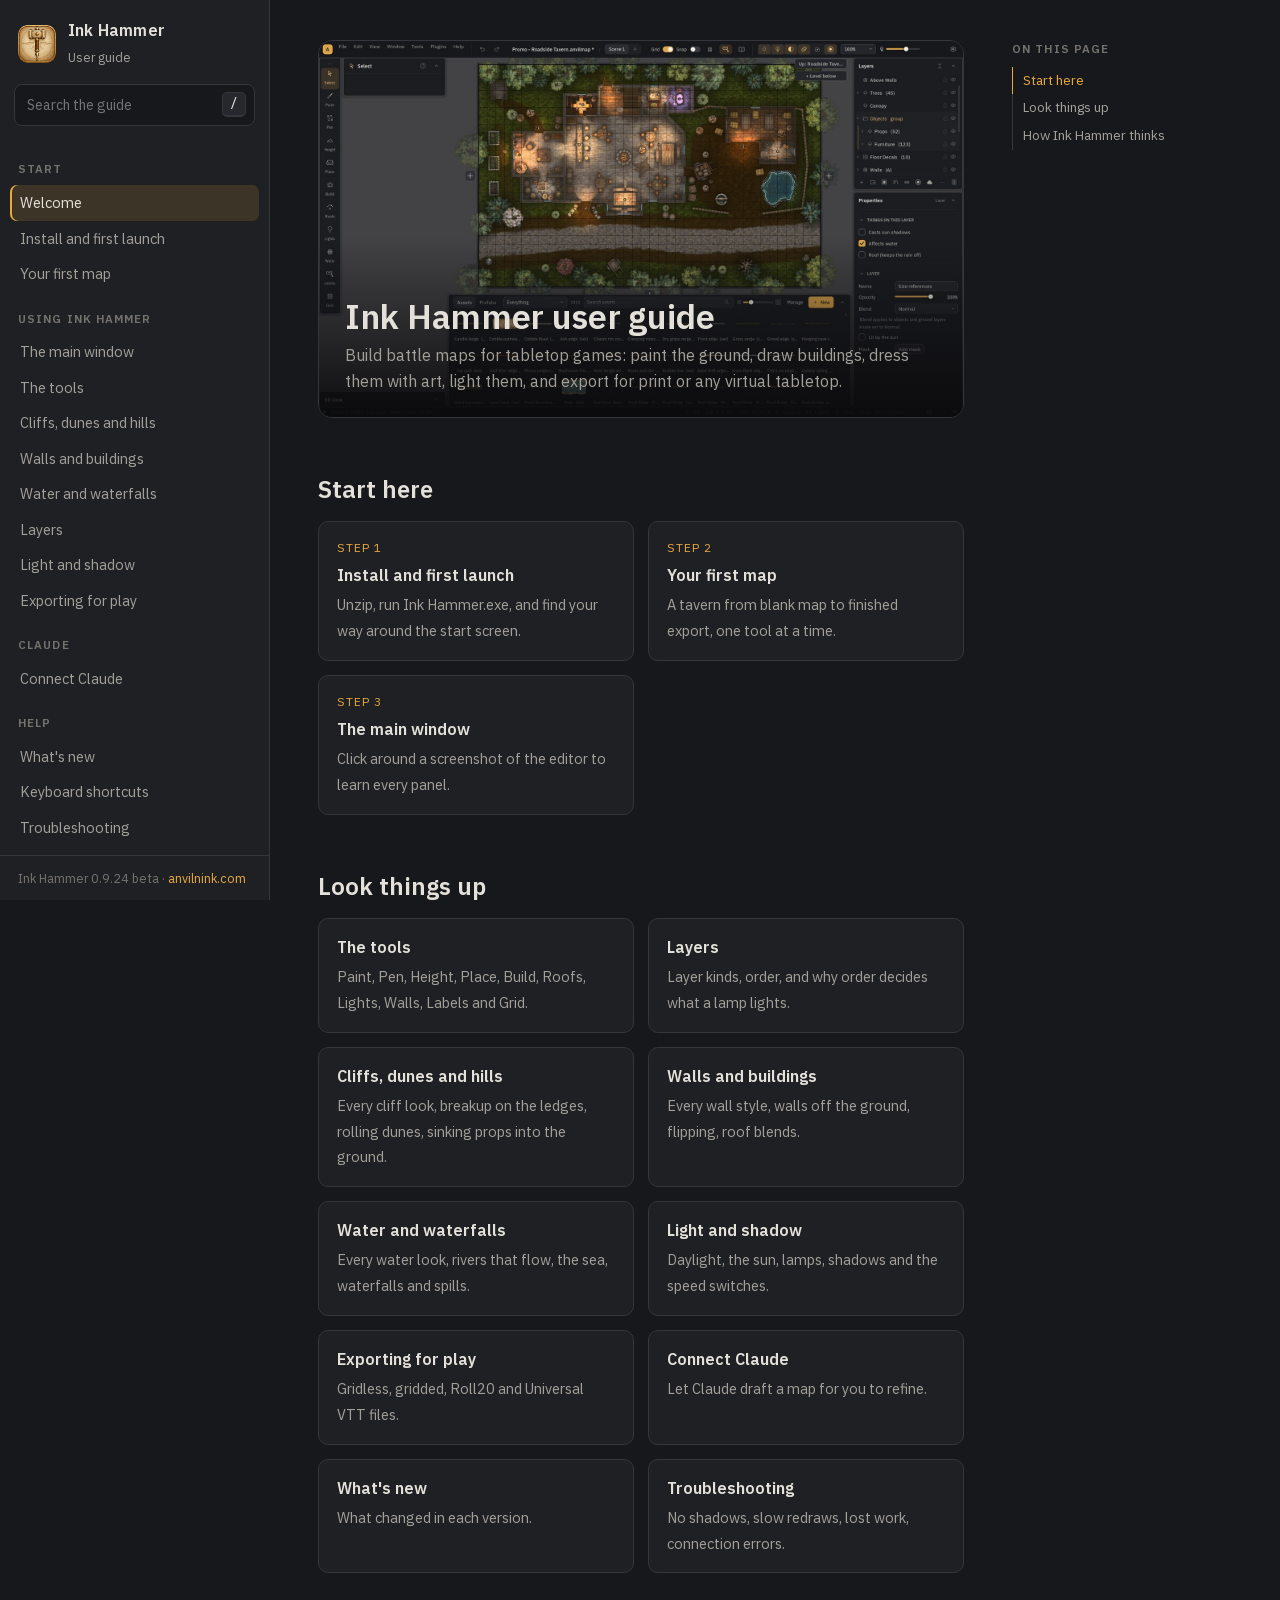
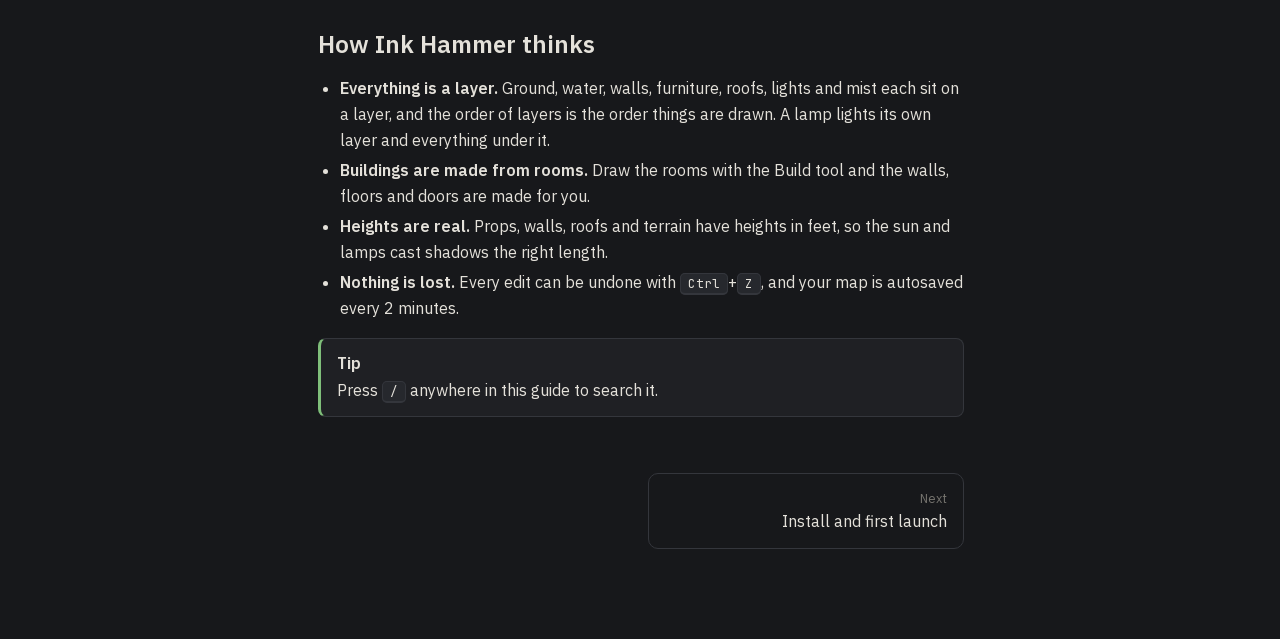
<file: index.html>
<!doctype html>
<html lang="en" class="no-js">
<head>
<meta charset="utf-8">
<meta name="viewport" content="width=device-width, initial-scale=1">
<title>Welcome | Ink Hammer guide</title>
<link rel="icon" href="assets/icon.png">
<link rel="stylesheet" href="assets/docs.css">
</head>
<body>
<main class="doc">
<div class="hero">
  <img src="img/editor.jpg" alt="Ink Hammer with a tavern map open">
  <div class="over">
    <h1>Ink Hammer user guide</h1>
    <p>Build battle maps for tabletop games: paint the ground, draw buildings, dress them with art, light them, and export for print or any virtual tabletop.</p>
  </div>
</div>

<h2>Start here</h2>
<div class="cards">
  <a class="card" href="getting-started.html"><span class="n">Step 1</span><b>Install and first launch</b><span>Unzip, run Ink Hammer.exe, and find your way around the start screen.</span></a>
  <a class="card" href="first-map.html"><span class="n">Step 2</span><b>Your first map</b><span>A tavern from blank map to finished export, one tool at a time.</span></a>
  <a class="card" href="interface.html"><span class="n">Step 3</span><b>The main window</b><span>Click around a screenshot of the editor to learn every panel.</span></a>
</div>

<h2>Look things up</h2>
<div class="cards">
  <a class="card" href="tools.html"><b>The tools</b><span>Paint, Pen, Height, Place, Build, Roofs, Lights, Walls, Labels and Grid.</span></a>
  <a class="card" href="layers.html"><b>Layers</b><span>Layer kinds, order, and why order decides what a lamp lights.</span></a>
  <a class="card" href="cliffs.html"><b>Cliffs, dunes and hills</b><span>Every cliff look, breakup on the ledges, rolling dunes, sinking props into the ground.</span></a>
  <a class="card" href="walls.html"><b>Walls and buildings</b><span>Every wall style, walls off the ground, flipping, roof blends.</span></a>
  <a class="card" href="water.html"><b>Water and waterfalls</b><span>Every water look, rivers that flow, the sea, waterfalls and spills.</span></a>
  <a class="card" href="lighting.html"><b>Light and shadow</b><span>Daylight, the sun, lamps, shadows and the speed switches.</span></a>
  <a class="card" href="export.html"><b>Exporting for play</b><span>Gridless, gridded, Roll20 and Universal VTT files.</span></a>
  <a class="card" href="claude.html"><b>Connect Claude</b><span>Let Claude draft a map for you to refine.</span></a>
  <a class="card" href="whats-new.html"><b>What's new</b><span>What changed in each version.</span></a>
  <a class="card" href="troubleshooting.html"><b>Troubleshooting</b><span>No shadows, slow redraws, lost work, connection errors.</span></a>
</div>

<h2>How Ink Hammer thinks</h2>
<ul>
  <li><b>Everything is a layer.</b> Ground, water, walls, furniture, roofs, lights and mist each sit on a layer, and the order of layers is the order things are drawn. A lamp lights its own layer and everything under it.</li>
  <li><b>Buildings are made from rooms.</b> Draw the rooms with the Build tool and the walls, floors and doors are made for you.</li>
  <li><b>Heights are real.</b> Props, walls, roofs and terrain have heights in feet, so the sun and lamps cast shadows the right length.</li>
  <li><b>Nothing is lost.</b> Every edit can be undone with <kbd>Ctrl</kbd>+<kbd>Z</kbd>, and your map is autosaved every 2 minutes.</li>
</ul>

<div class="callout tip"><b>Tip</b><p>Press <kbd>/</kbd> anywhere in this guide to search it.</p></div>
</main>
<script src="assets/shots.js"></script>
<script src="assets/search.js"></script>
<script src="assets/docs.js"></script>
</body>
</html>
</file>
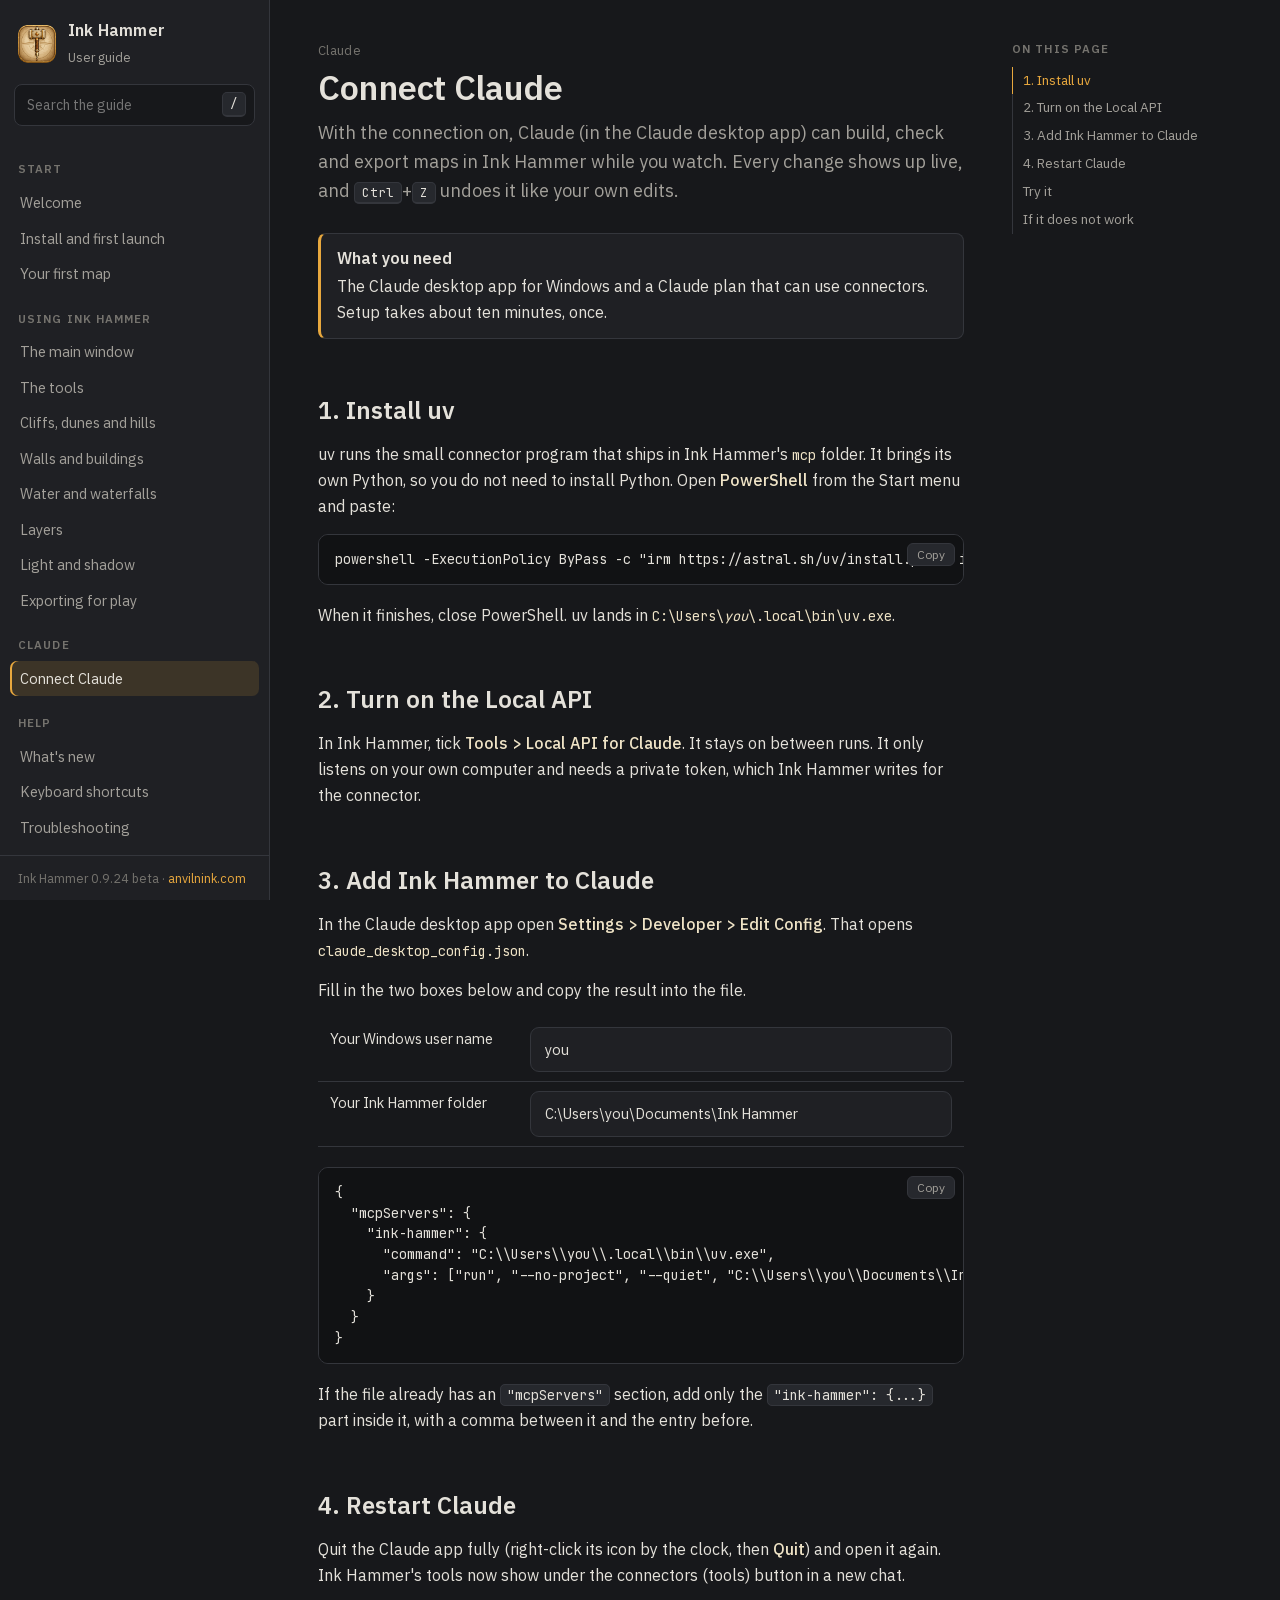
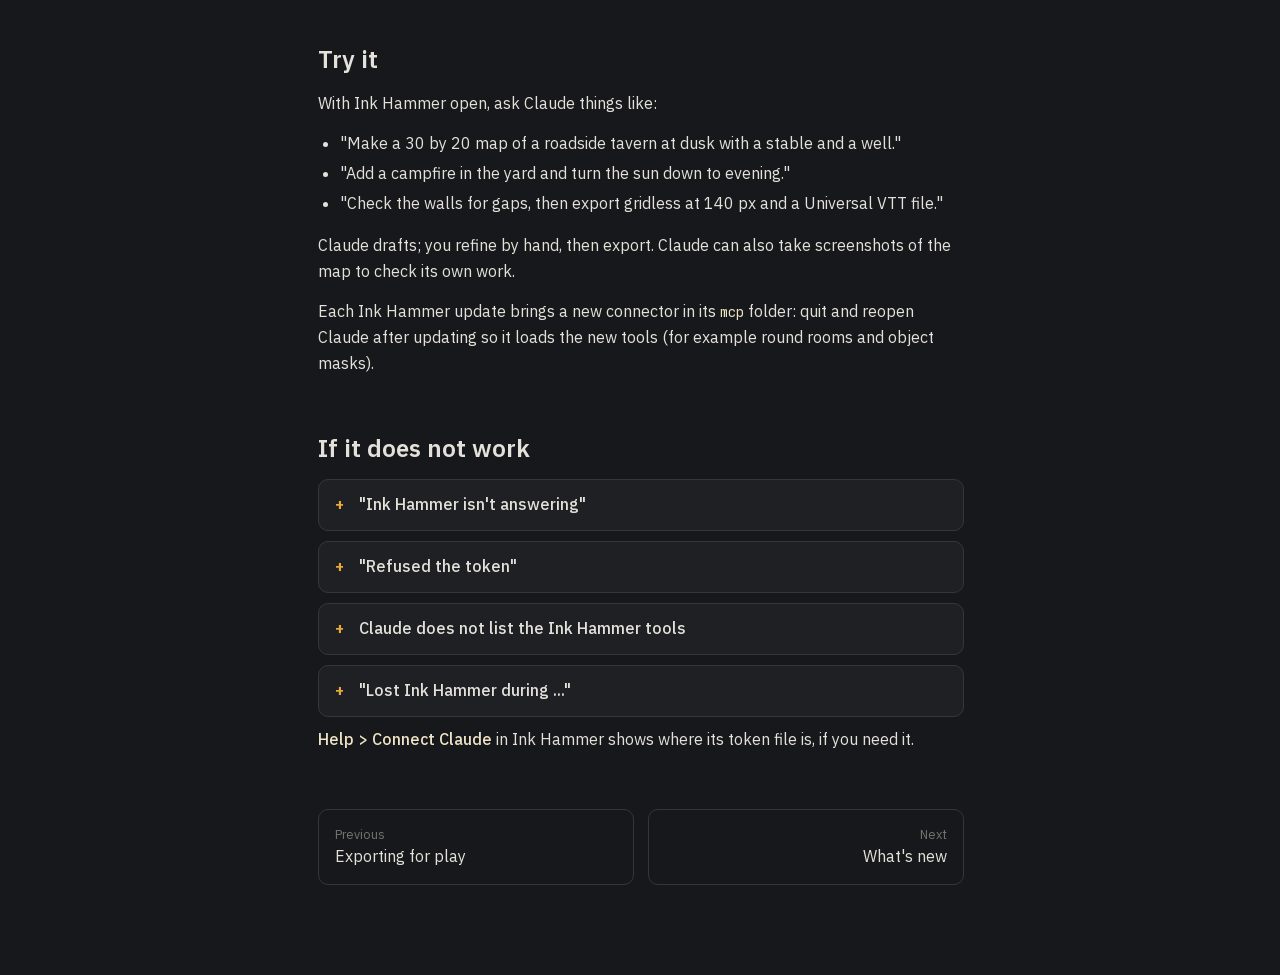
<file: claude.html>
<!doctype html>
<html lang="en" class="no-js">
<head>
<meta charset="utf-8">
<meta name="viewport" content="width=device-width, initial-scale=1">
<title>Connect Claude | Ink Hammer guide</title>
<link rel="icon" href="assets/icon.png">
<link rel="stylesheet" href="assets/docs.css">
</head>
<body>
<main class="doc">
<div class="crumb">Claude</div>
<h1>Connect Claude</h1>
<p class="lede">With the connection on, Claude (in the Claude desktop app) can build, check and export maps in Ink Hammer while you watch. Every change shows up live, and <kbd>Ctrl</kbd>+<kbd>Z</kbd> undoes it like your own edits.</p>

<div class="callout"><b>What you need</b><p>The Claude desktop app for Windows and a Claude plan that can use connectors. Setup takes about ten minutes, once.</p></div>

<h2>1. Install uv</h2>
<p>uv runs the small connector program that ships in Ink Hammer's <span class="path">mcp</span> folder. It brings its own Python, so you do not need to install Python. Open <span class="ui">PowerShell</span> from the Start menu and paste:</p>
<pre><code>powershell -ExecutionPolicy ByPass -c "irm https://astral.sh/uv/install.ps1 | iex"</code></pre>
<p>When it finishes, close PowerShell. uv lands in <span class="path">C:\Users\<i>you</i>\.local\bin\uv.exe</span>.</p>

<h2>2. Turn on the Local API</h2>
<p>In Ink Hammer, tick <span class="ui">Tools &gt; Local API for Claude</span>. It stays on between runs. It only listens on your own computer and needs a private token, which Ink Hammer writes for the connector.</p>

<h2>3. Add Ink Hammer to Claude</h2>
<p>In the Claude desktop app open <span class="ui">Settings &gt; Developer &gt; Edit Config</span>. That opens <span class="path">claude_desktop_config.json</span>.</p>
<div class="web-only">
<p>Fill in the two boxes below and copy the result into the file.</p>
<table>
  <tr><td style="width:200px">Your Windows user name</td><td><input class="filter" id="cfg-user" value="you" style="margin:0" aria-label="Windows user name"></td></tr>
  <tr><td>Your Ink Hammer folder</td><td><input class="filter" id="cfg-dir" value="C:\Users\you\Documents\Ink Hammer" style="margin:0" aria-label="Ink Hammer folder"></td></tr>
</table>
<pre><code id="cfg-out"></code></pre>
</div>
<div class="app-only">
<p>Put this in the file, with your own Windows user name and Ink Hammer folder in the two paths (every backslash written twice). The guide in your browser (Help &gt; User guide) can fill them in for you.</p>
<pre><code>{
  "mcpServers": {
    "ink-hammer": {
      "command": "C:\\Users\\you\\.local\\bin\\uv.exe",
      "args": ["run", "--no-project", "--quiet", "C:\\Users\\you\\Documents\\Ink Hammer\\mcp\\ink_hammer_mcp.py"]
    }
  }
}</code></pre>
</div>
<p>If the file already has an <code>"mcpServers"</code> section, add only the <code>"ink-hammer": {...}</code> part inside it, with a comma between it and the entry before.</p>

<h2>4. Restart Claude</h2>
<p>Quit the Claude app fully (right-click its icon by the clock, then <span class="ui">Quit</span>) and open it again. Ink Hammer's tools now show under the connectors (tools) button in a new chat.</p>

<h2>Try it</h2>
<p>With Ink Hammer open, ask Claude things like:</p>
<ul>
  <li>"Make a 30 by 20 map of a roadside tavern at dusk with a stable and a well."</li>
  <li>"Add a campfire in the yard and turn the sun down to evening."</li>
  <li>"Check the walls for gaps, then export gridless at 140 px and a Universal VTT file."</li>
</ul>
<p>Claude drafts; you refine by hand, then export. Claude can also take screenshots of the map to check its own work.</p>
<p>Each Ink Hammer update brings a new connector in its <span class="path">mcp</span> folder: quit and reopen Claude after updating so it loads the new tools (for example round rooms and object masks).</p>

<h2>If it does not work</h2>
<details><summary>"Ink Hammer isn't answering"</summary><div><p>Ink Hammer is closed, or the Local API is off. Open Ink Hammer and tick <span class="ui">Tools &gt; Local API for Claude</span>.</p></div></details>
<details><summary>"Refused the token"</summary><div><p>Untick and tick <span class="ui">Tools &gt; Local API for Claude</span> again, then ask Claude to retry.</p></div></details>
<details><summary>Claude does not list the Ink Hammer tools</summary><div><ul><li>Check the paths in the config: every backslash is written twice (<code>\\</code>).</li><li>Check uv is where the config says: run <code>uv --version</code> in a new PowerShell window.</li><li>Quit Claude fully and reopen it; closing the window is not enough.</li></ul></div></details>
<details><summary>"Lost Ink Hammer during ..."</summary><div><p>Ink Hammer stopped mid-task. Restart it; your work is in the autosave if it was not saved.</p></div></details>
<p><span class="ui">Help &gt; Connect Claude</span> in Ink Hammer shows where its token file is, if you need it.</p>

<script>
(function () {
  var u = document.getElementById("cfg-user"), d = document.getElementById("cfg-dir"), o = document.getElementById("cfg-out");
  var lastUser = u.value;
  function j(s) { return s.replace(/\\/g, "\\\\").replace(/"/g, '\\"'); }
  function upd() {
    var dir = d.value.trim().replace(/[\\\/]+$/, "");
    var user = u.value.trim() || "you";
    o.textContent = '{\n  "mcpServers": {\n    "ink-hammer": {\n      "command": "' + j("C:\\Users\\" + user + "\\.local\\bin\\uv.exe") +
      '",\n      "args": ["run", "--no-project", "--quiet", "' + j(dir + "\\mcp\\ink_hammer_mcp.py") + '"]\n    }\n  }\n}';
  }
  u.addEventListener("input", function () {
    // keep the folder in step while it still follows the user name
    var was = "C:\\Users\\" + lastUser + "\\";
    if (d.value.indexOf(was) === 0) d.value = "C:\\Users\\" + u.value.trim() + "\\" + d.value.slice(was.length);
    lastUser = u.value.trim();
    upd();
  });
  d.addEventListener("input", upd);
  upd();
})();
</script>
</main>
<script src="assets/shots.js"></script>
<script src="assets/search.js"></script>
<script src="assets/docs.js"></script>
</body>
</html>
</file>
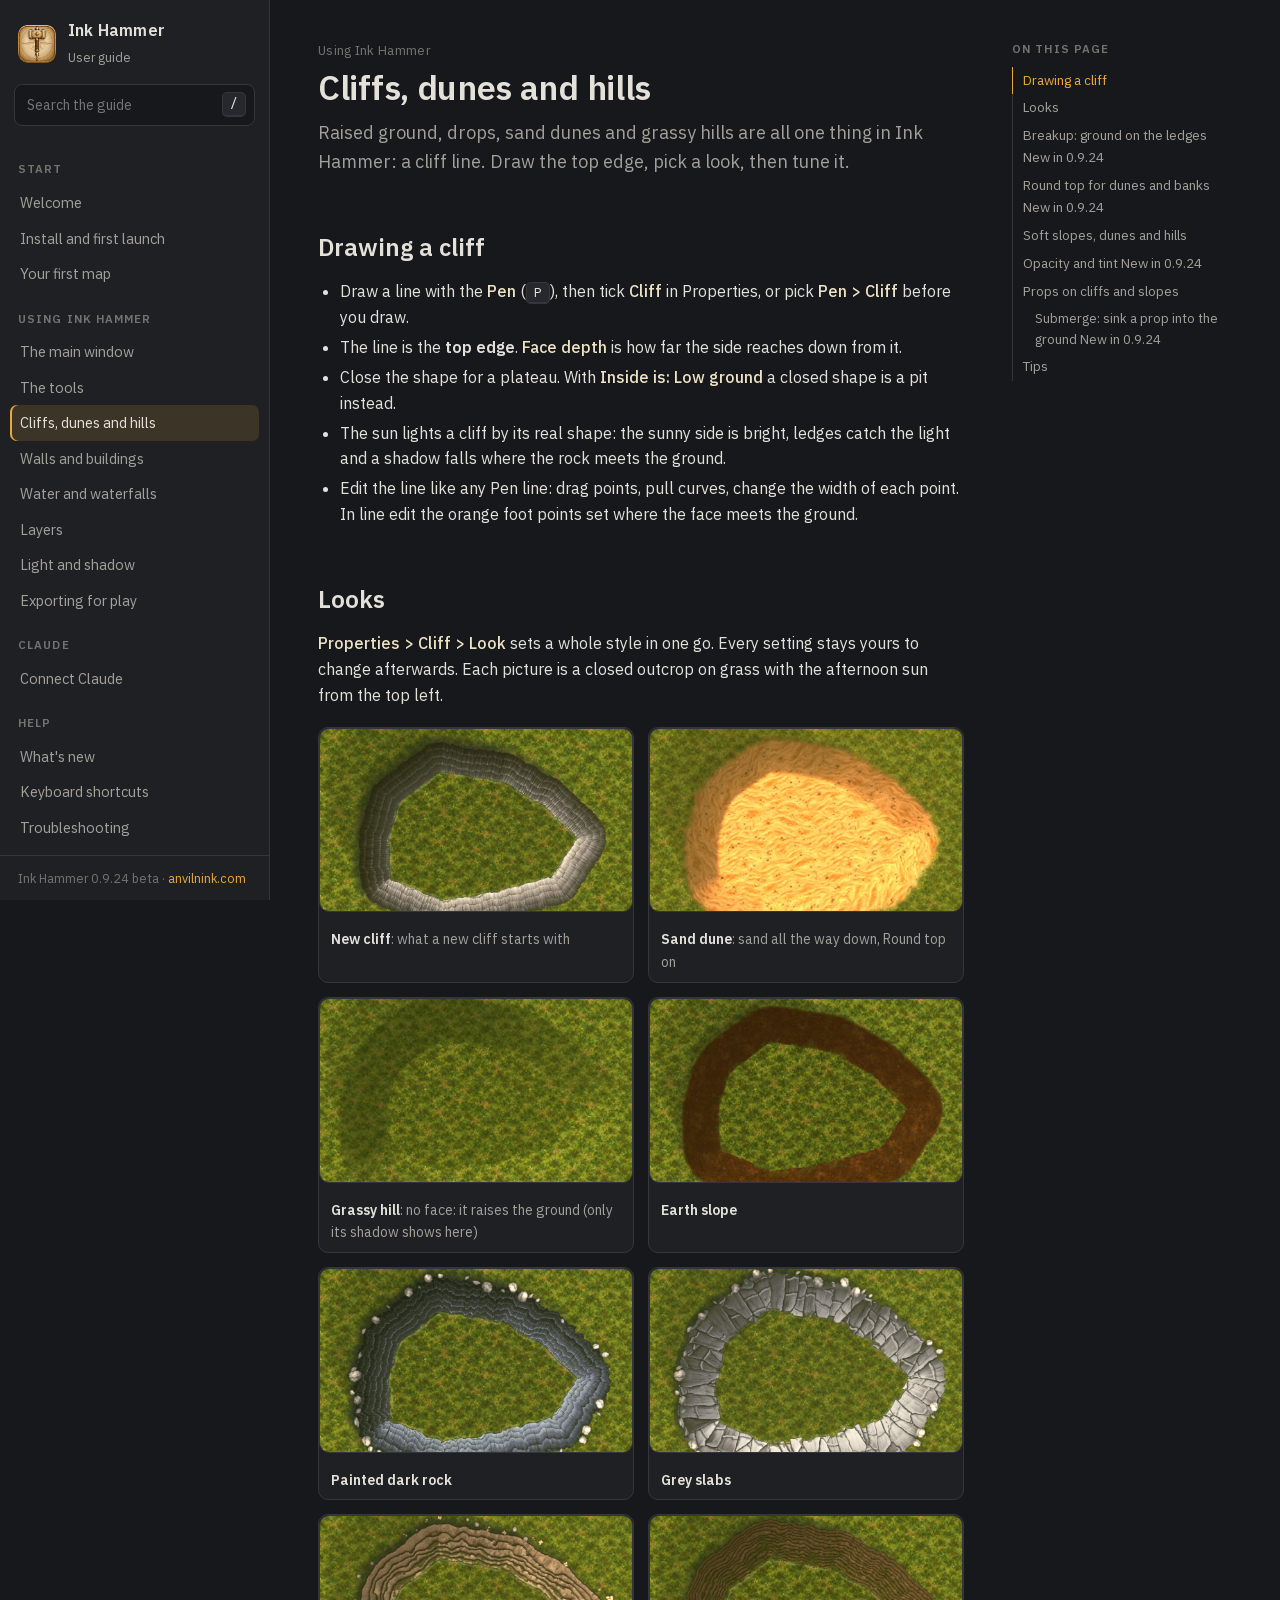
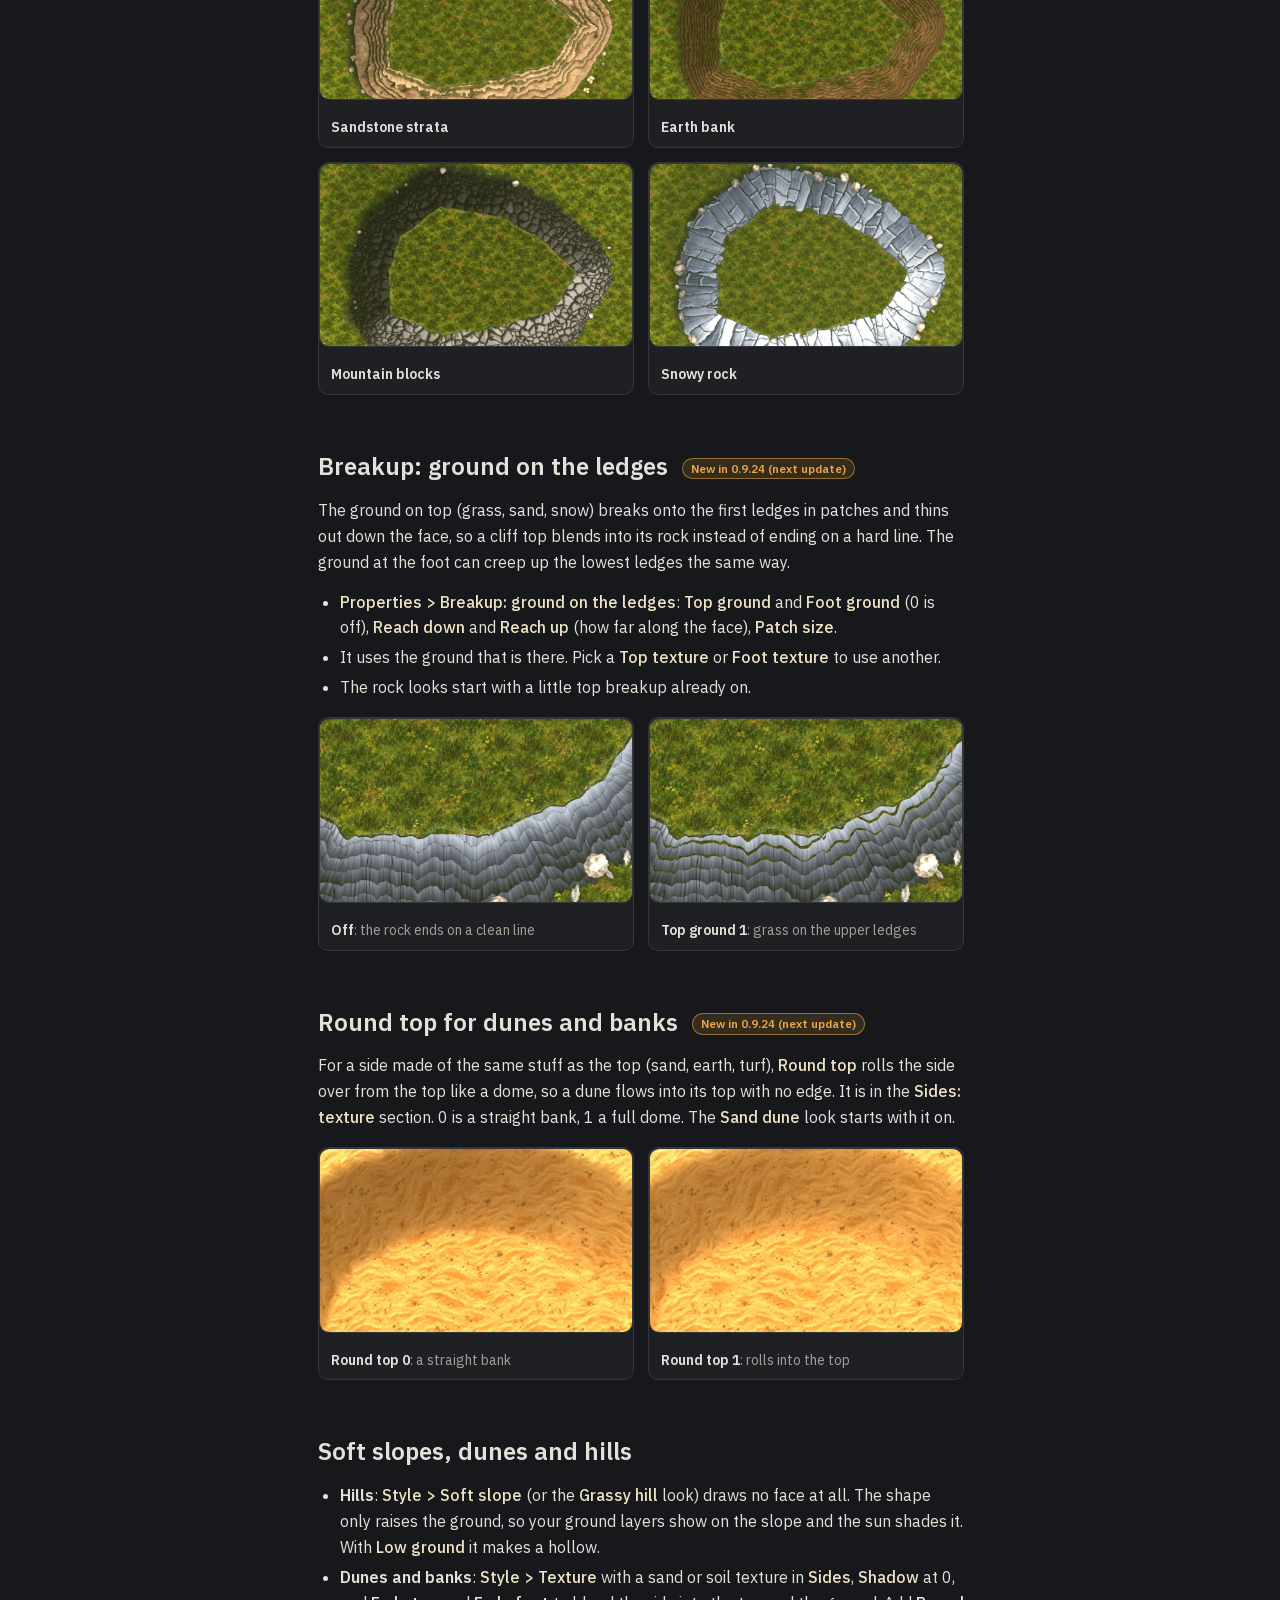
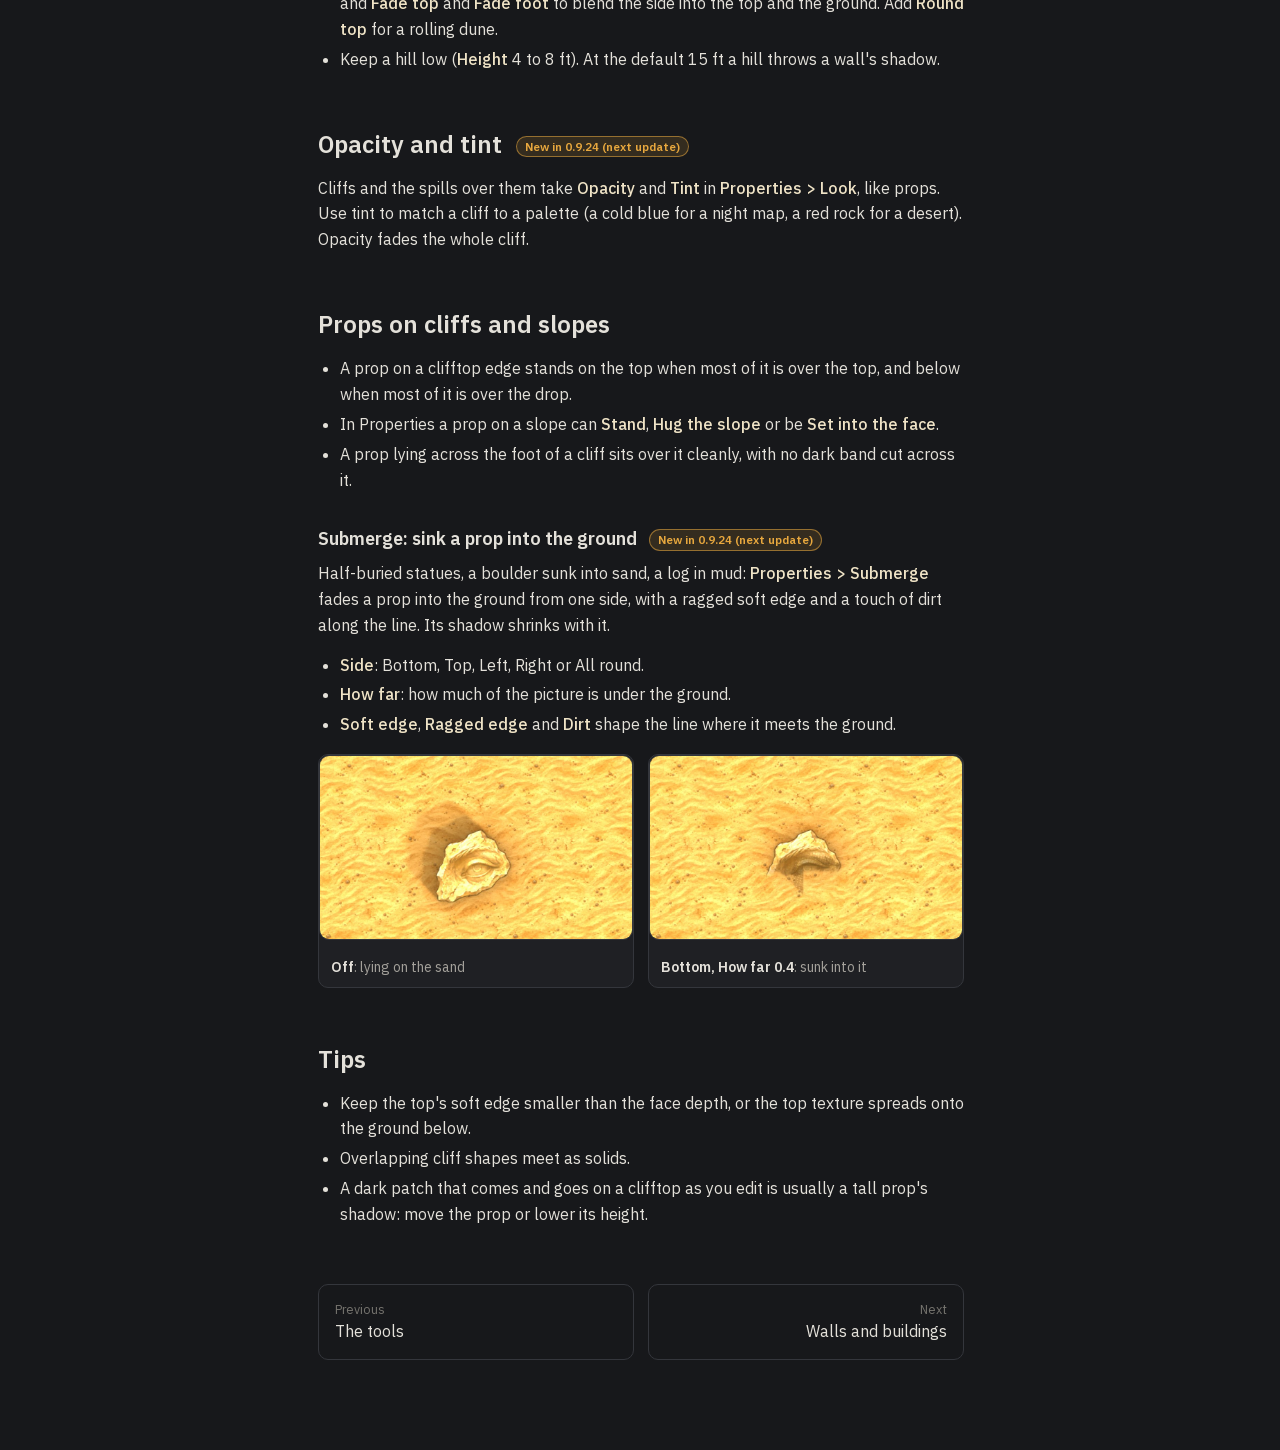
<file: cliffs.html>
<!doctype html>
<html lang="en" class="no-js">
<head>
<meta charset="utf-8">
<meta name="viewport" content="width=device-width, initial-scale=1">
<title>Cliffs, dunes and hills | Ink Hammer guide</title>
<link rel="icon" href="assets/icon.png">
<link rel="stylesheet" href="assets/docs.css">
</head>
<body>
<main class="doc">
<div class="crumb">Using Ink Hammer</div>
<h1>Cliffs, dunes and hills</h1>
<p class="lede">Raised ground, drops, sand dunes and grassy hills are all one thing in Ink Hammer: a cliff line. Draw the top edge, pick a look, then tune it.</p>

<h2 id="draw">Drawing a cliff</h2>
<ul>
  <li>Draw a line with the <span class="ui">Pen</span> (<kbd>P</kbd>), then tick <span class="ui">Cliff</span> in Properties, or pick <span class="ui">Pen &gt; Cliff</span> before you draw.</li>
  <li>The line is the <b>top edge</b>. <span class="ui">Face depth</span> is how far the side reaches down from it.</li>
  <li>Close the shape for a plateau. With <span class="ui">Inside is: Low ground</span> a closed shape is a pit instead.</li>
  <li>The sun lights a cliff by its real shape: the sunny side is bright, ledges catch the light and a shadow falls where the rock meets the ground.</li>
  <li>Edit the line like any Pen line: drag points, pull curves, change the width of each point. In line edit the orange foot points set where the face meets the ground.</li>
</ul>

<h2 id="looks">Looks</h2>
<p><span class="ui">Properties &gt; Cliff &gt; Look</span> sets a whole style in one go. Every setting stays yours to change afterwards. Each picture is a closed outcrop on grass with the afternoon sun from the top left.</p>
<!-- gallery:cliffs -->
<div class="gallery">
  <figure><img class="zoom" loading="lazy" src="img/looks/cliff-new-cliff.jpg" alt="New cliff"><figcaption><b>New cliff</b>: what a new cliff starts with</figcaption></figure>
  <figure><img class="zoom" loading="lazy" src="img/looks/cliff-sand-dune.jpg" alt="Sand dune"><figcaption><b>Sand dune</b>: sand all the way down, Round top on</figcaption></figure>
  <figure><img class="zoom" loading="lazy" src="img/looks/cliff-grassy-hill.jpg" alt="Grassy hill"><figcaption><b>Grassy hill</b>: no face: it raises the ground (only its shadow shows here)</figcaption></figure>
  <figure><img class="zoom" loading="lazy" src="img/looks/cliff-earth-slope.jpg" alt="Earth slope"><figcaption><b>Earth slope</b></figcaption></figure>
  <figure><img class="zoom" loading="lazy" src="img/looks/cliff-painted-dark-rock.jpg" alt="Painted dark rock"><figcaption><b>Painted dark rock</b></figcaption></figure>
  <figure><img class="zoom" loading="lazy" src="img/looks/cliff-grey-slabs.jpg" alt="Grey slabs"><figcaption><b>Grey slabs</b></figcaption></figure>
  <figure><img class="zoom" loading="lazy" src="img/looks/cliff-sandstone-strata.jpg" alt="Sandstone strata"><figcaption><b>Sandstone strata</b></figcaption></figure>
  <figure><img class="zoom" loading="lazy" src="img/looks/cliff-earth-bank.jpg" alt="Earth bank"><figcaption><b>Earth bank</b></figcaption></figure>
  <figure><img class="zoom" loading="lazy" src="img/looks/cliff-mountain-blocks.jpg" alt="Mountain blocks"><figcaption><b>Mountain blocks</b></figcaption></figure>
  <figure><img class="zoom" loading="lazy" src="img/looks/cliff-snowy-rock.jpg" alt="Snowy rock"><figcaption><b>Snowy rock</b></figcaption></figure>
</div>
<!-- /gallery -->

<h2 id="breakup">Breakup: ground on the ledges <span class="since">New in 0.9.24</span></h2>
<p>The ground on top (grass, sand, snow) breaks onto the first ledges in patches and thins out down the face, so a cliff top blends into its rock instead of ending on a hard line. The ground at the foot can creep up the lowest ledges the same way.</p>
<ul>
  <li><span class="ui">Properties &gt; Breakup: ground on the ledges</span>: <span class="ui">Top ground</span> and <span class="ui">Foot ground</span> (0 is off), <span class="ui">Reach down</span> and <span class="ui">Reach up</span> (how far along the face), <span class="ui">Patch size</span>.</li>
  <li>It uses the ground that is there. Pick a <span class="ui">Top texture</span> or <span class="ui">Foot texture</span> to use another.</li>
  <li>The rock looks start with a little top breakup already on.</li>
</ul>
<div class="pair">
  <figure><img class="zoom" src="img/features/breakup-off.jpg" alt="Cliff face with no breakup"><figcaption><b>Off</b>: the rock ends on a clean line</figcaption></figure>
  <figure><img class="zoom" src="img/features/breakup-on.jpg" alt="Cliff face with grass breaking onto the ledges"><figcaption><b>Top ground 1</b>: grass on the upper ledges</figcaption></figure>
</div>

<h2 id="round-top">Round top for dunes and banks <span class="since">New in 0.9.24</span></h2>
<p>For a side made of the same stuff as the top (sand, earth, turf), <span class="ui">Round top</span> rolls the side over from the top like a dome, so a dune flows into its top with no edge. It is in the <span class="ui">Sides: texture</span> section. 0 is a straight bank, 1 a full dome. The <span class="ui">Sand dune</span> look starts with it on.</p>
<div class="pair">
  <figure><img class="zoom" src="img/features/round-top-off.jpg" alt="Sand dune with a straight bank"><figcaption><b>Round top 0</b>: a straight bank</figcaption></figure>
  <figure><img class="zoom" src="img/features/round-top-on.jpg" alt="Sand dune rolling into its top"><figcaption><b>Round top 1</b>: rolls into the top</figcaption></figure>
</div>

<h2 id="soft">Soft slopes, dunes and hills</h2>
<ul>
  <li><b>Hills</b>: <span class="ui">Style &gt; Soft slope</span> (or the <span class="ui">Grassy hill</span> look) draws no face at all. The shape only raises the ground, so your ground layers show on the slope and the sun shades it. With <span class="ui">Low ground</span> it makes a hollow.</li>
  <li><b>Dunes and banks</b>: <span class="ui">Style &gt; Texture</span> with a sand or soil texture in <span class="ui">Sides</span>, <span class="ui">Shadow</span> at 0, and <span class="ui">Fade top</span> and <span class="ui">Fade foot</span> to blend the side into the top and the ground. Add <span class="ui">Round top</span> for a rolling dune.</li>
  <li>Keep a hill low (<span class="ui">Height</span> 4 to 8 ft). At the default 15 ft a hill throws a wall's shadow.</li>
</ul>

<h2 id="look">Opacity and tint <span class="since">New in 0.9.24</span></h2>
<p>Cliffs and the spills over them take <span class="ui">Opacity</span> and <span class="ui">Tint</span> in <span class="ui">Properties &gt; Look</span>, like props. Use tint to match a cliff to a palette (a cold blue for a night map, a red rock for a desert). Opacity fades the whole cliff.</p>

<h2 id="props">Props on cliffs and slopes</h2>
<ul>
  <li>A prop on a clifftop edge stands on the top when most of it is over the top, and below when most of it is over the drop.</li>
  <li>In Properties a prop on a slope can <span class="ui">Stand</span>, <span class="ui">Hug the slope</span> or be <span class="ui">Set into the face</span>.</li>
  <li>A prop lying across the foot of a cliff sits over it cleanly, with no dark band cut across it.</li>
</ul>

<h3 id="submerge">Submerge: sink a prop into the ground <span class="since">New in 0.9.24</span></h3>
<p>Half-buried statues, a boulder sunk into sand, a log in mud: <span class="ui">Properties &gt; Submerge</span> fades a prop into the ground from one side, with a ragged soft edge and a touch of dirt along the line. Its shadow shrinks with it.</p>
<ul>
  <li><span class="ui">Side</span>: Bottom, Top, Left, Right or All round.</li>
  <li><span class="ui">How far</span>: how much of the picture is under the ground.</li>
  <li><span class="ui">Soft edge</span>, <span class="ui">Ragged edge</span> and <span class="ui">Dirt</span> shape the line where it meets the ground.</li>
</ul>
<div class="pair">
  <figure><img class="zoom" src="img/features/submerge-off.jpg" alt="Statue piece lying on sand"><figcaption><b>Off</b>: lying on the sand</figcaption></figure>
  <figure><img class="zoom" src="img/features/submerge-on.jpg" alt="Statue piece sunk into sand"><figcaption><b>Bottom, How far 0.4</b>: sunk into it</figcaption></figure>
</div>

<h2 id="tips">Tips</h2>
<ul>
  <li>Keep the top's soft edge smaller than the face depth, or the top texture spreads onto the ground below.</li>
  <li>Overlapping cliff shapes meet as solids.</li>
  <li>A dark patch that comes and goes on a clifftop as you edit is usually a tall prop's shadow: move the prop or lower its height.</li>
</ul>
</main>
<script src="assets/search.js"></script>
<script src="assets/docs.js"></script>
</body>
</html>
</file>
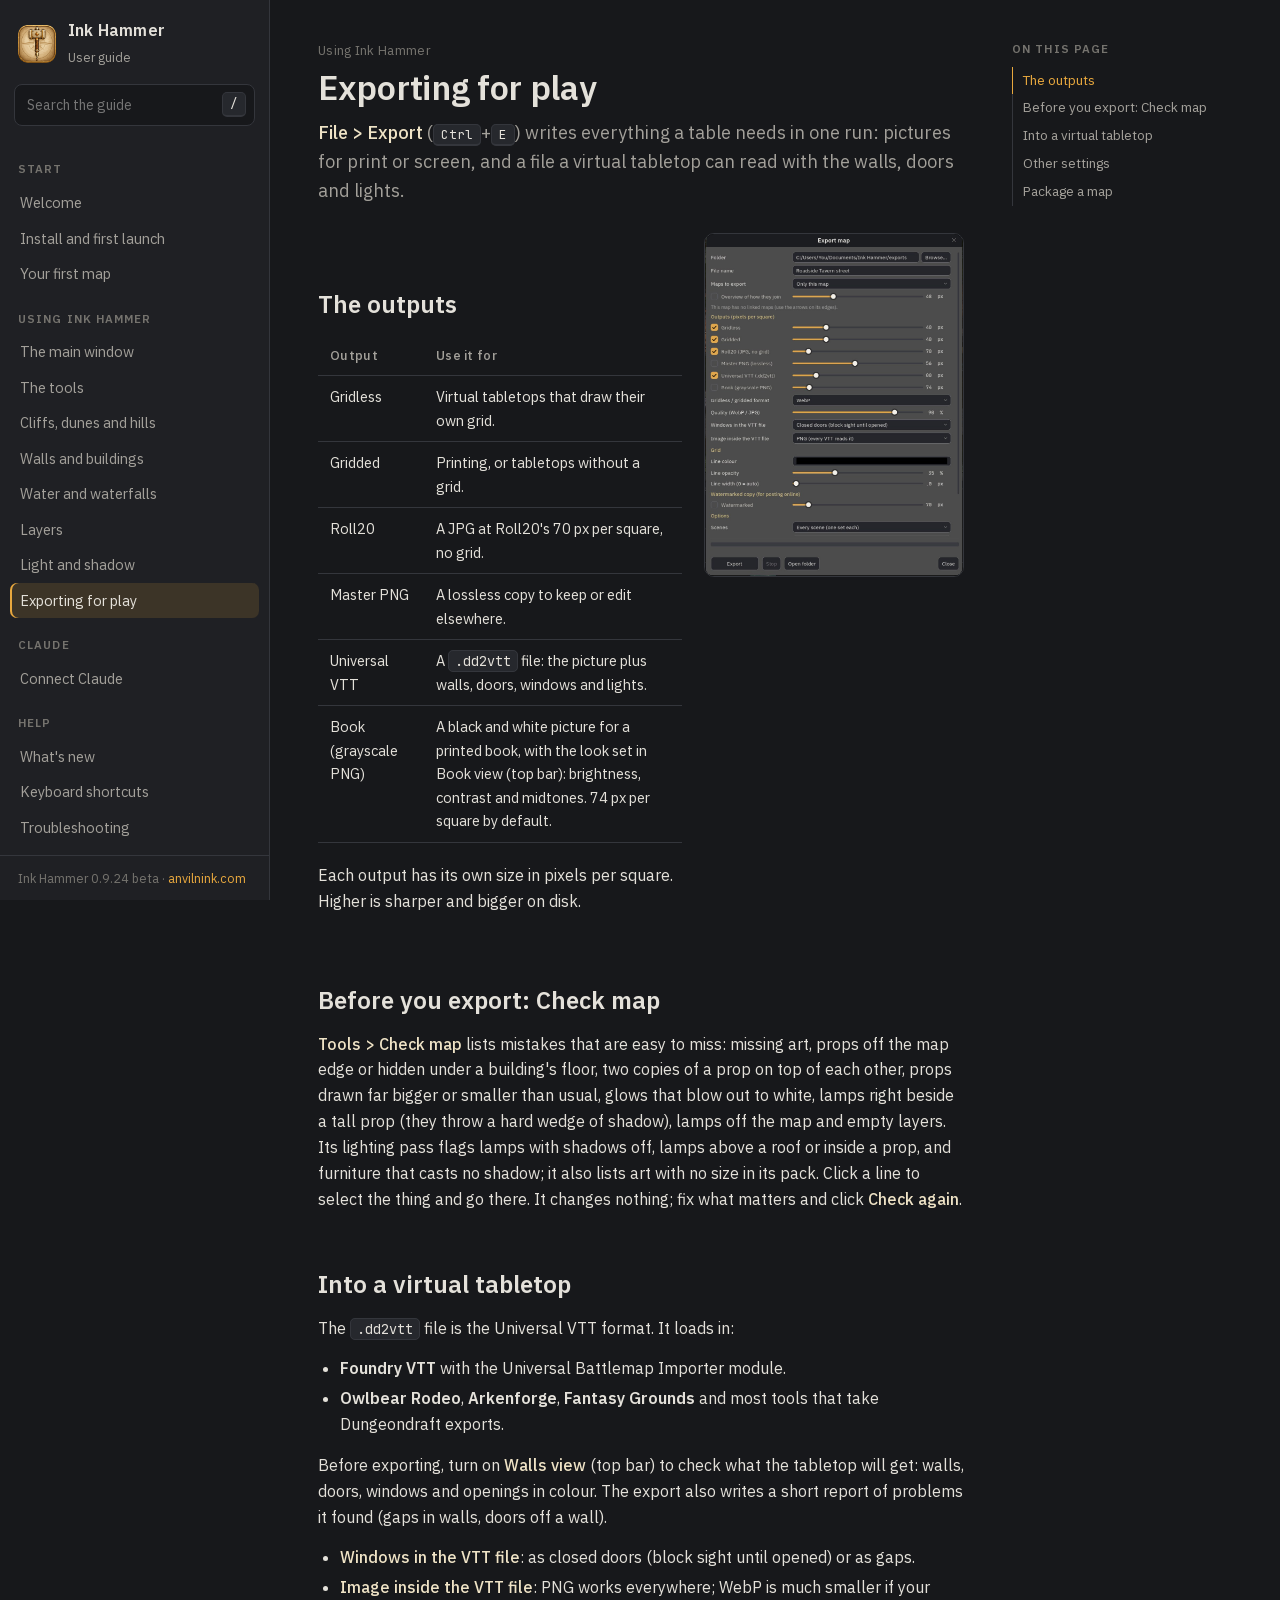
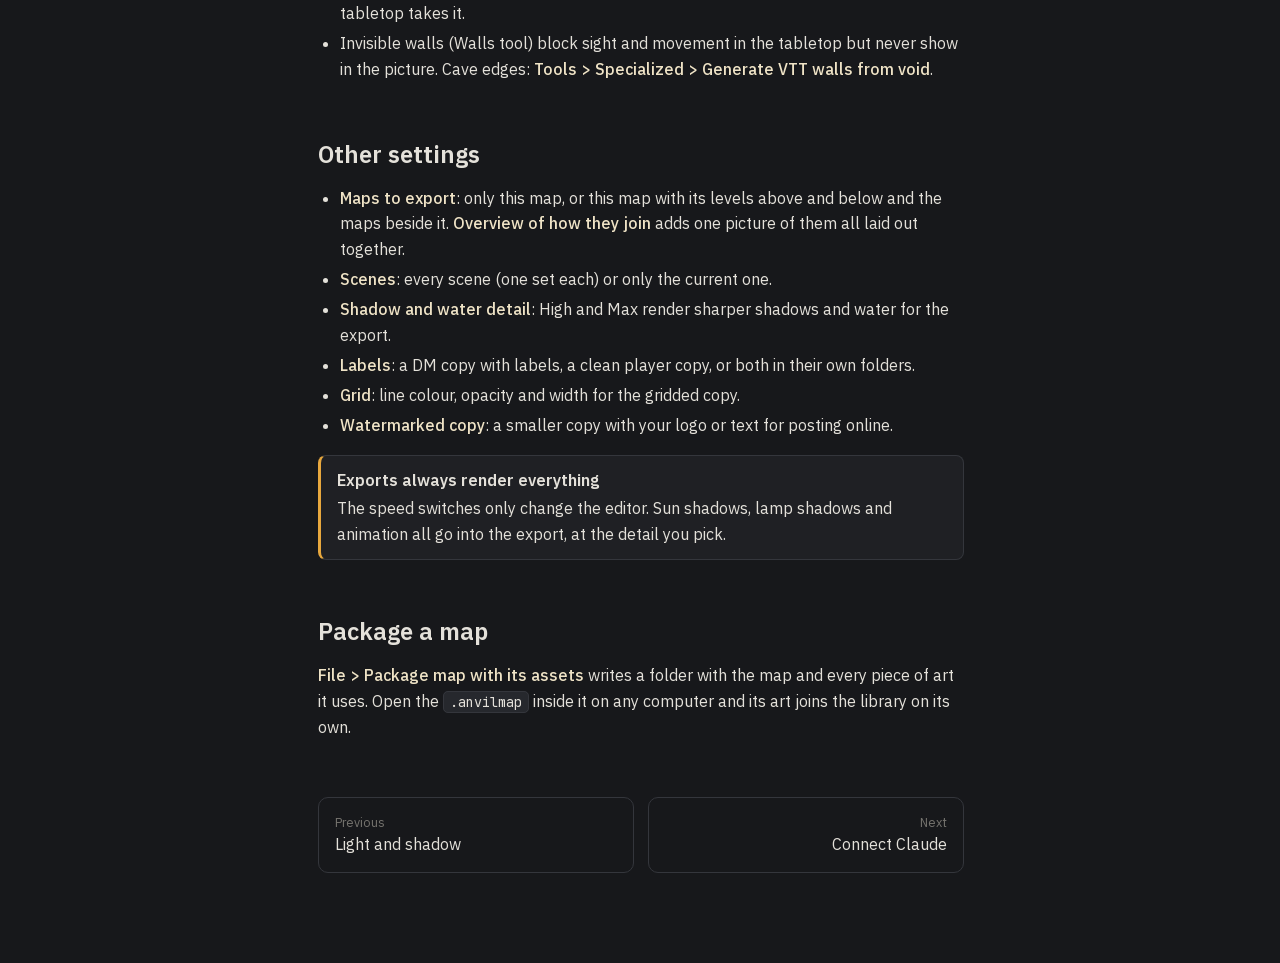
<file: export.html>
<!doctype html>
<html lang="en" class="no-js">
<head>
<meta charset="utf-8">
<meta name="viewport" content="width=device-width, initial-scale=1">
<title>Exporting for play | Ink Hammer guide</title>
<link rel="icon" href="assets/icon.png">
<link rel="stylesheet" href="assets/docs.css">
</head>
<body>
<main class="doc">
<div class="crumb">Using Ink Hammer</div>
<h1>Exporting for play</h1>
<p class="lede"><span class="ui">File &gt; Export</span> (<kbd>Ctrl</kbd>+<kbd>E</kbd>) writes everything a table needs in one run: pictures for print or screen, and a file a virtual tabletop can read with the walls, doors and lights.</p>

<div class="side-by-side">
  <div>
    <h2>The outputs</h2>
    <table>
      <tr><th>Output</th><th>Use it for</th></tr>
      <tr><td>Gridless</td><td>Virtual tabletops that draw their own grid.</td></tr>
      <tr><td>Gridded</td><td>Printing, or tabletops without a grid.</td></tr>
      <tr><td>Roll20</td><td>A JPG at Roll20's 70 px per square, no grid.</td></tr>
      <tr><td>Master PNG</td><td>A lossless copy to keep or edit elsewhere.</td></tr>
      <tr><td>Universal VTT</td><td>A <code>.dd2vtt</code> file: the picture plus walls, doors, windows and lights.</td></tr>
      <tr><td>Book (grayscale PNG)</td><td>A black and white picture for a printed book, with the look set in Book view (top bar): brightness, contrast and midtones. 74 px per square by default.</td></tr>
    </table>
    <p>Each output has its own size in pixels per square. Higher is sharper and bigger on disk.</p>
  </div>
  <figure><img class="zoom" src="img/export-window.jpg" alt="The Export window"></figure>
</div>

<h2 id="check">Before you export: Check map</h2>
<p><span class="ui">Tools &gt; Check map</span> lists mistakes that are easy to miss: missing art, props off the map edge or hidden under a building's floor, two copies of a prop on top of each other, props drawn far bigger or smaller than usual, glows that blow out to white, lamps right beside a tall prop (they throw a hard wedge of shadow), lamps off the map and empty layers. Its lighting pass flags lamps with shadows off, lamps above a roof or inside a prop, and furniture that casts no shadow; it also lists art with no size in its pack. Click a line to select the thing and go there. It changes nothing; fix what matters and click <span class="ui">Check again</span>.</p>

<h2>Into a virtual tabletop</h2>
<p>The <code>.dd2vtt</code> file is the Universal VTT format. It loads in:</p>
<ul>
  <li><b>Foundry VTT</b> with the Universal Battlemap Importer module.</li>
  <li><b>Owlbear Rodeo</b>, <b>Arkenforge</b>, <b>Fantasy Grounds</b> and most tools that take Dungeondraft exports.</li>
</ul>
<p>Before exporting, turn on <span class="ui">Walls view</span> (top bar) to check what the tabletop will get: walls, doors, windows and openings in colour. The export also writes a short report of problems it found (gaps in walls, doors off a wall).</p>
<ul>
  <li><span class="ui">Windows in the VTT file</span>: as closed doors (block sight until opened) or as gaps.</li>
  <li><span class="ui">Image inside the VTT file</span>: PNG works everywhere; WebP is much smaller if your tabletop takes it.</li>
  <li>Invisible walls (Walls tool) block sight and movement in the tabletop but never show in the picture. Cave edges: <span class="ui">Tools &gt; Specialized &gt; Generate VTT walls from void</span>.</li>
</ul>

<h2>Other settings</h2>
<ul>
  <li><span class="ui">Maps to export</span>: only this map, or this map with its levels above and below and the maps beside it. <span class="ui">Overview of how they join</span> adds one picture of them all laid out together.</li>
  <li><span class="ui">Scenes</span>: every scene (one set each) or only the current one.</li>
  <li><span class="ui">Shadow and water detail</span>: High and Max render sharper shadows and water for the export.</li>
  <li><span class="ui">Labels</span>: a DM copy with labels, a clean player copy, or both in their own folders.</li>
  <li><span class="ui">Grid</span>: line colour, opacity and width for the gridded copy.</li>
  <li><span class="ui">Watermarked copy</span>: a smaller copy with your logo or text for posting online.</li>
</ul>

<div class="callout"><b>Exports always render everything</b><p>The speed switches only change the editor. Sun shadows, lamp shadows and animation all go into the export, at the detail you pick.</p></div>

<h2>Package a map</h2>
<p><span class="ui">File &gt; Package map with its assets</span> writes a folder with the map and every piece of art it uses. Open the <code>.anvilmap</code> inside it on any computer and its art joins the library on its own.</p>
</main>
<script src="assets/shots.js"></script>
<script src="assets/search.js"></script>
<script src="assets/docs.js"></script>
</body>
</html>
</file>
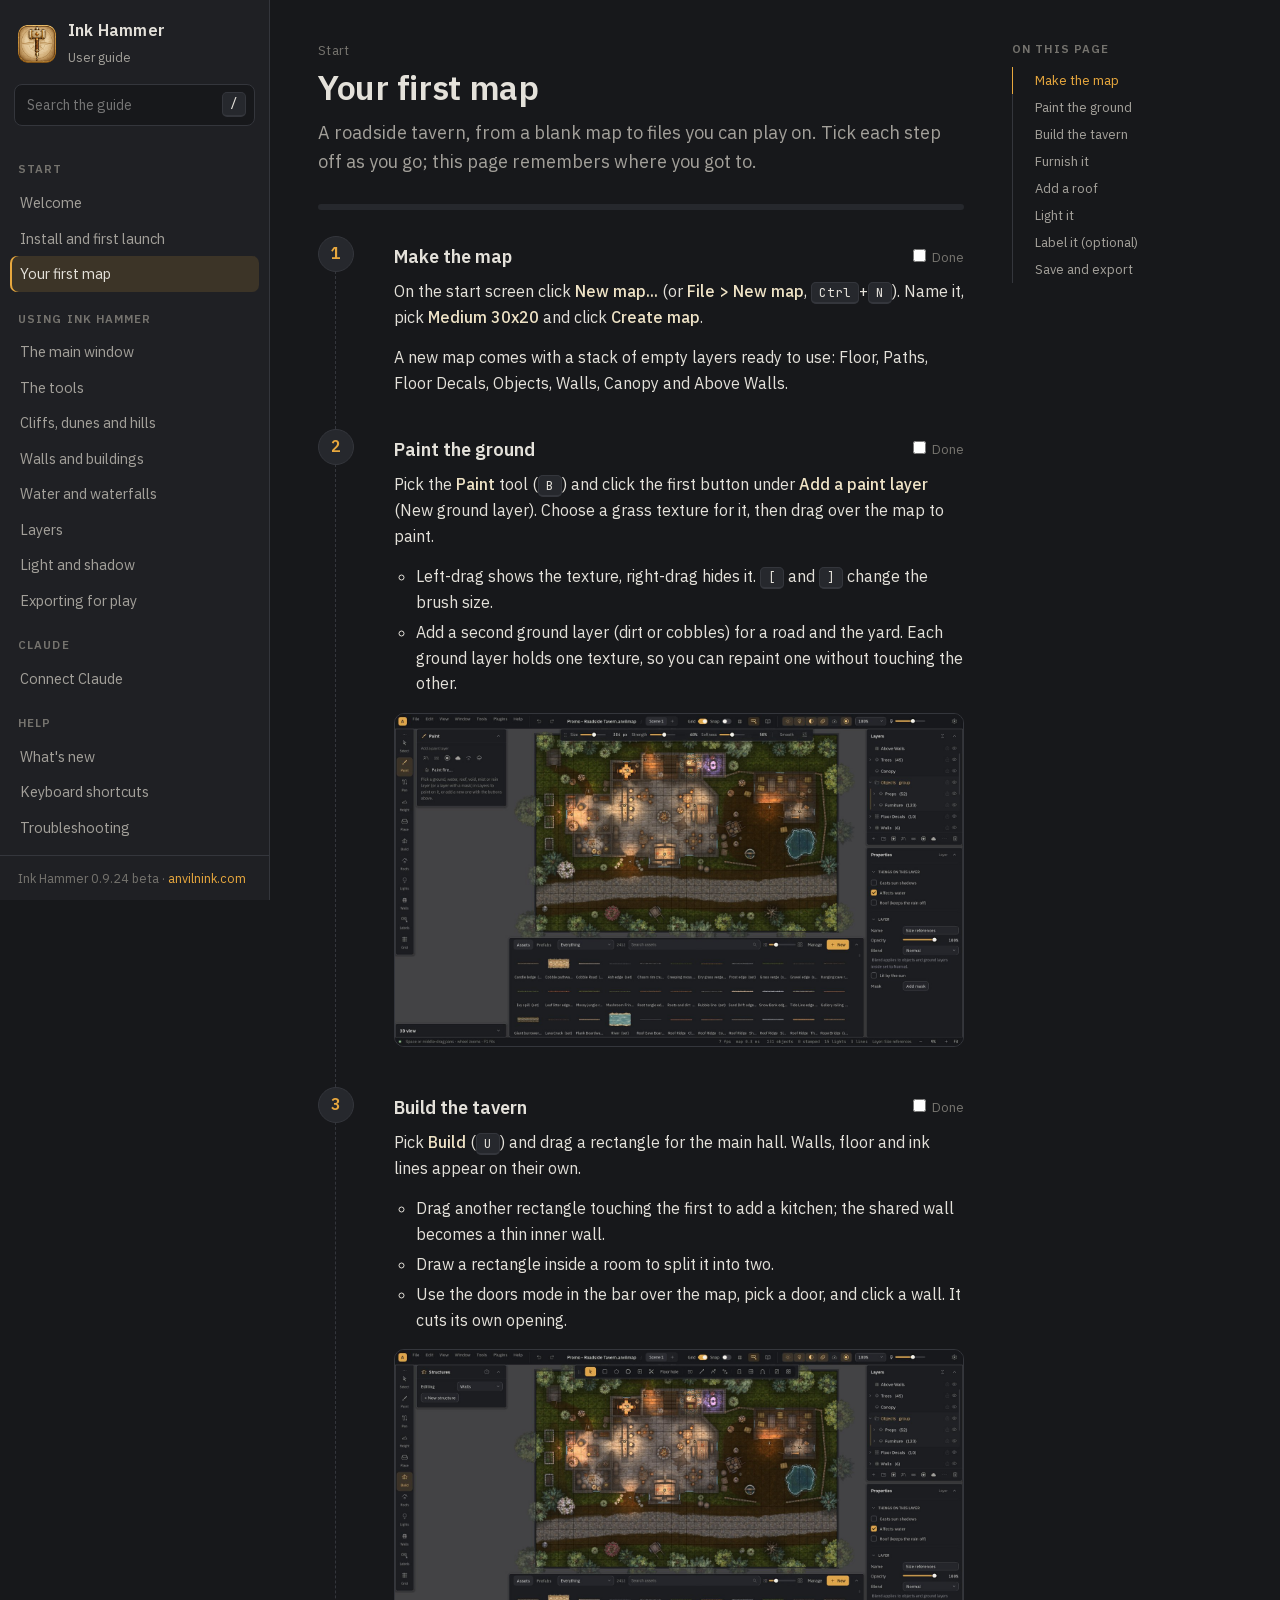
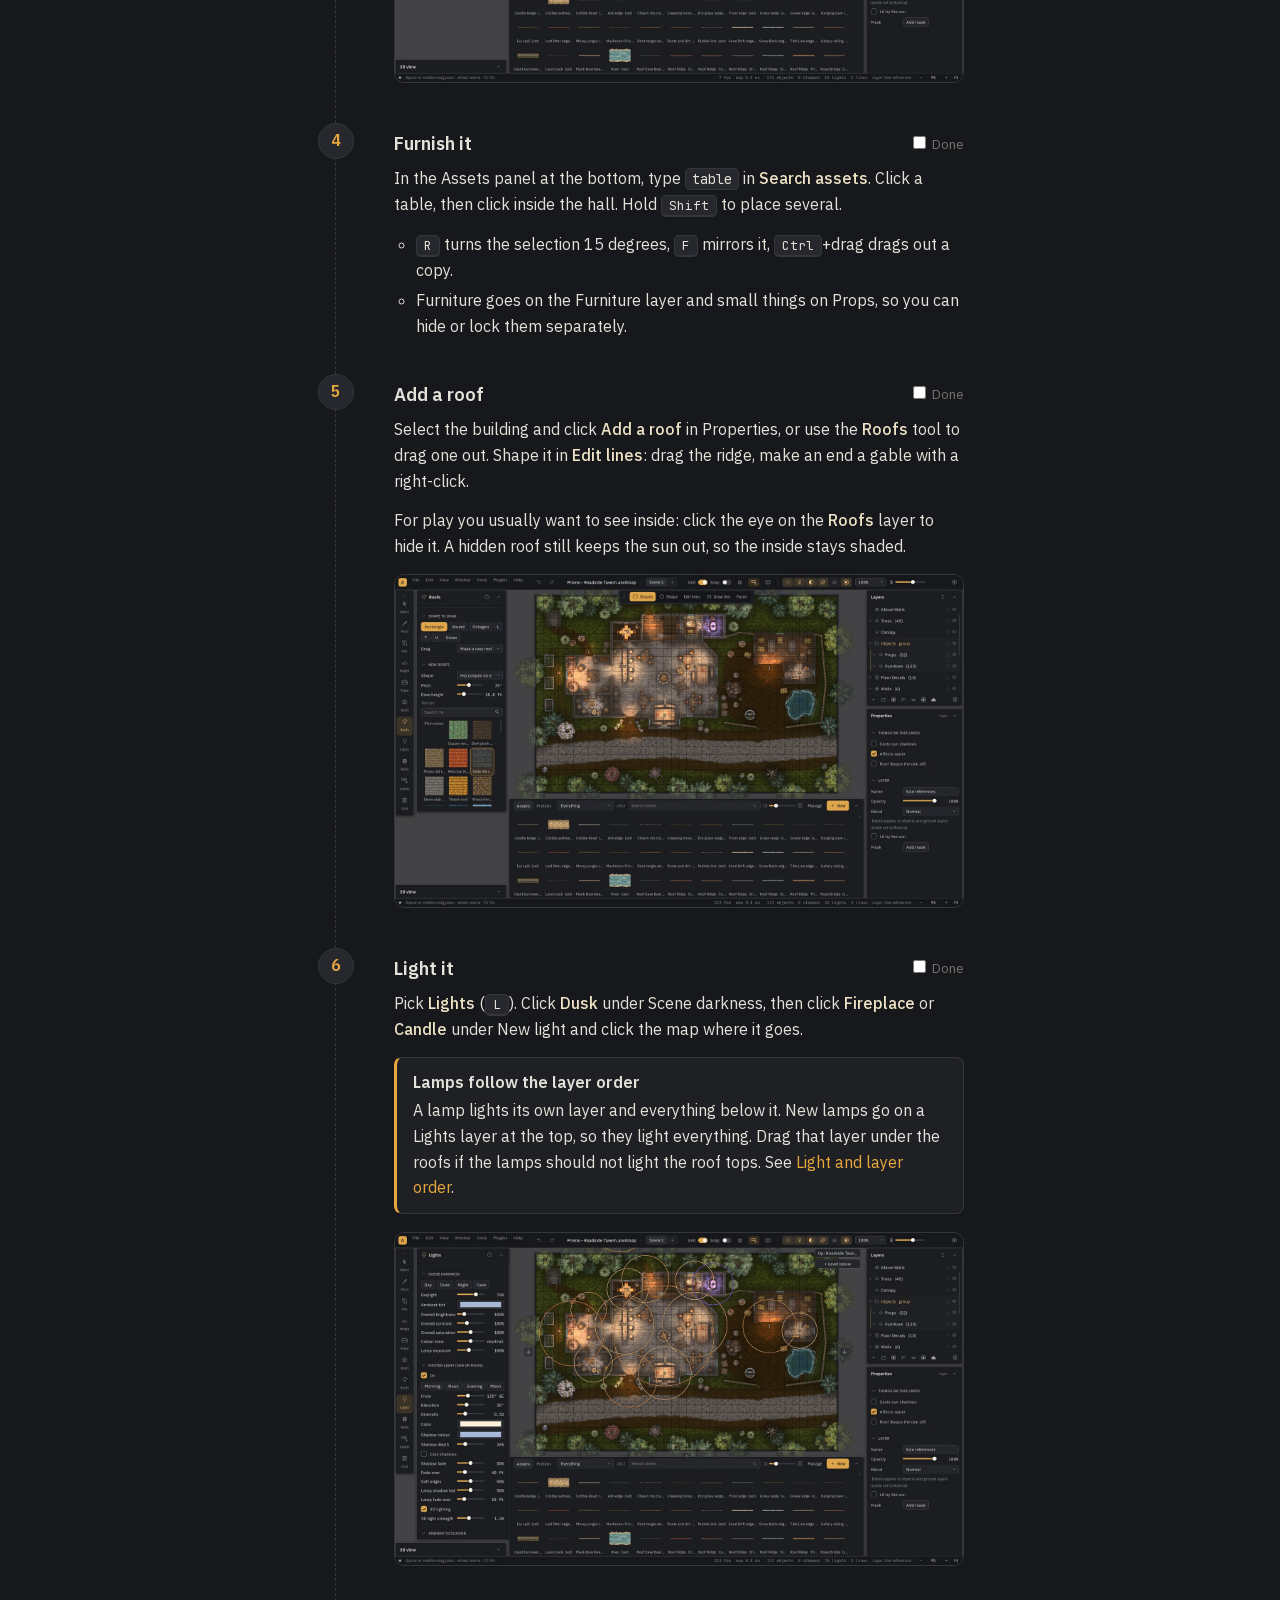
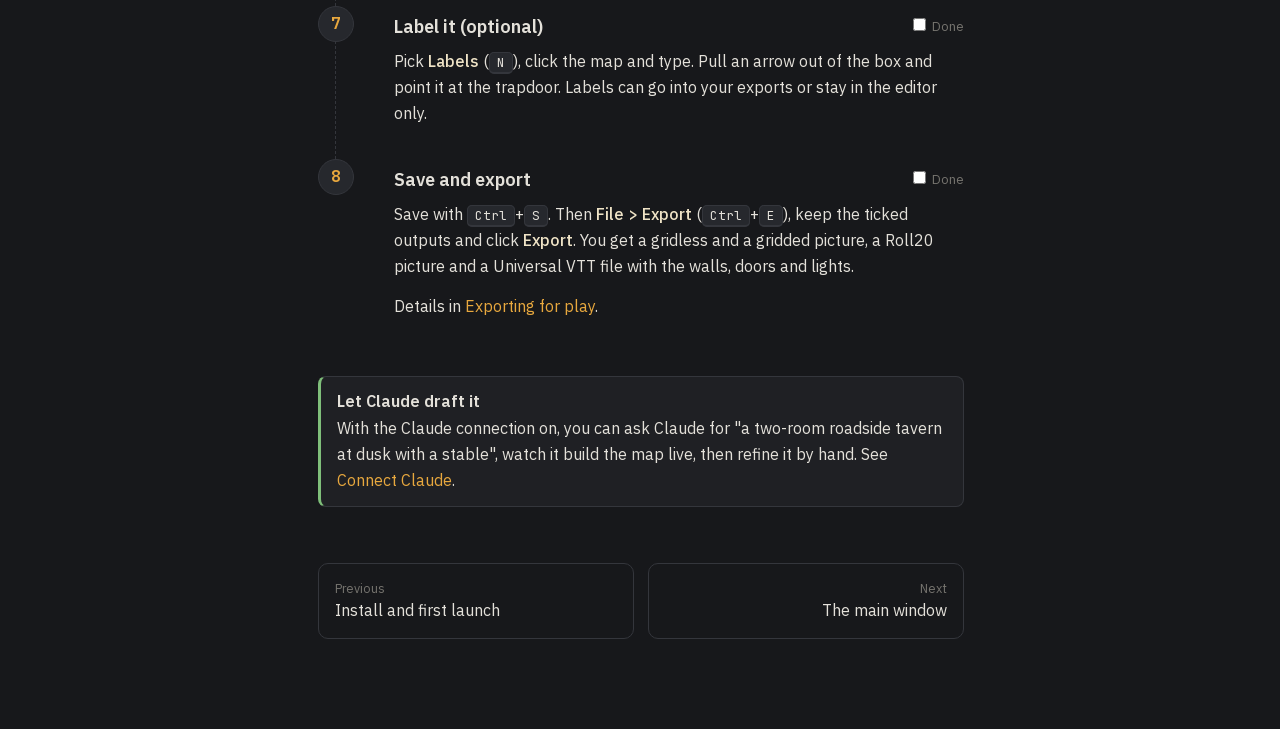
<file: first-map.html>
<!doctype html>
<html lang="en" class="no-js">
<head>
<meta charset="utf-8">
<meta name="viewport" content="width=device-width, initial-scale=1">
<title>Your first map | Ink Hammer guide</title>
<link rel="icon" href="assets/icon.png">
<link rel="stylesheet" href="assets/docs.css">
</head>
<body>
<main class="doc">
<div class="crumb">Start</div>
<h1>Your first map</h1>
<p class="lede">A roadside tavern, from a blank map to files you can play on. Tick each step off as you go; this page remembers where you got to.</p>

<div class="progress"><span></span></div>
<ol class="steps" data-save="first-map">

<li>
  <h3>Make the map</h3>
  <p>On the start screen click <span class="ui">New map...</span> (or <span class="ui">File &gt; New map</span>, <kbd>Ctrl</kbd>+<kbd>N</kbd>). Name it, pick <span class="ui">Medium 30x20</span> and click <span class="ui">Create map</span>.</p>
  <p>A new map comes with a stack of empty layers ready to use: Floor, Paths, Floor Decals, Objects, Walls, Canopy and Above Walls.</p>
</li>

<li>
  <h3>Paint the ground</h3>
  <p>Pick the <span class="ui">Paint</span> tool (<kbd>B</kbd>) and click the first button under <span class="ui">Add a paint layer</span> (New ground layer). Choose a grass texture for it, then drag over the map to paint.</p>
  <ul>
    <li>Left-drag shows the texture, right-drag hides it. <kbd>[</kbd> and <kbd>]</kbd> change the brush size.</li>
    <li>Add a second ground layer (dirt or cobbles) for a road and the yard. Each ground layer holds one texture, so you can repaint one without touching the other.</li>
  </ul>
  <figure class="shot"><img src="img/tool-paint.jpg" alt="Painting ground"></figure>
</li>

<li>
  <h3>Build the tavern</h3>
  <p>Pick <span class="ui">Build</span> (<kbd>U</kbd>) and drag a rectangle for the main hall. Walls, floor and ink lines appear on their own.</p>
  <ul>
    <li>Drag another rectangle touching the first to add a kitchen; the shared wall becomes a thin inner wall.</li>
    <li>Draw a rectangle inside a room to split it into two.</li>
    <li>Use the doors mode in the bar over the map, pick a door, and click a wall. It cuts its own opening.</li>
  </ul>
  <figure class="shot"><img src="img/tool-structure.jpg" alt="The Build tool"></figure>
</li>

<li>
  <h3>Furnish it</h3>
  <p>In the Assets panel at the bottom, type <code>table</code> in <span class="ui">Search assets</span>. Click a table, then click inside the hall. Hold <kbd>Shift</kbd> to place several.</p>
  <ul>
    <li><kbd>R</kbd> turns the selection 15 degrees, <kbd>F</kbd> mirrors it, <kbd>Ctrl</kbd>+drag drags out a copy.</li>
    <li>Furniture goes on the Furniture layer and small things on Props, so you can hide or lock them separately.</li>
  </ul>
</li>

<li>
  <h3>Add a roof</h3>
  <p>Select the building and click <span class="ui">Add a roof</span> in Properties, or use the <span class="ui">Roofs</span> tool to drag one out. Shape it in <span class="ui">Edit lines</span>: drag the ridge, make an end a gable with a right-click.</p>
  <p>For play you usually want to see inside: click the eye on the <span class="ui">Roofs</span> layer to hide it. A hidden roof still keeps the sun out, so the inside stays shaded.</p>
  <figure class="shot"><img src="img/tool-roof.jpg" alt="The Roofs tool"></figure>
</li>

<li>
  <h3>Light it</h3>
  <p>Pick <span class="ui">Lights</span> (<kbd>L</kbd>). Click <span class="ui">Dusk</span> under Scene darkness, then click <span class="ui">Fireplace</span> or <span class="ui">Candle</span> under New light and click the map where it goes.</p>
  <div class="callout"><b>Lamps follow the layer order</b><p>A lamp lights its own layer and everything below it. New lamps go on a Lights layer at the top, so they light everything. Drag that layer under the roofs if the lamps should not light the roof tops. See <a href="lighting.html#layer-order">Light and layer order</a>.</p></div>
  <figure class="shot"><img src="img/tool-light.jpg" alt="The Lights tool"></figure>
</li>

<li>
  <h3>Label it (optional)</h3>
  <p>Pick <span class="ui">Labels</span> (<kbd>N</kbd>), click the map and type. Pull an arrow out of the box and point it at the trapdoor. Labels can go into your exports or stay in the editor only.</p>
</li>

<li>
  <h3>Save and export</h3>
  <p>Save with <kbd>Ctrl</kbd>+<kbd>S</kbd>. Then <span class="ui">File &gt; Export</span> (<kbd>Ctrl</kbd>+<kbd>E</kbd>), keep the ticked outputs and click <span class="ui">Export</span>. You get a gridless and a gridded picture, a Roll20 picture and a Universal VTT file with the walls, doors and lights.</p>
  <p>Details in <a href="export.html">Exporting for play</a>.</p>
</li>

</ol>

<div class="callout tip"><b>Let Claude draft it</b><p>With the Claude connection on, you can ask Claude for "a two-room roadside tavern at dusk with a stable", watch it build the map live, then refine it by hand. See <a href="claude.html">Connect Claude</a>.</p></div>
</main>
<script src="assets/shots.js"></script>
<script src="assets/search.js"></script>
<script src="assets/docs.js"></script>
</body>
</html>
</file>
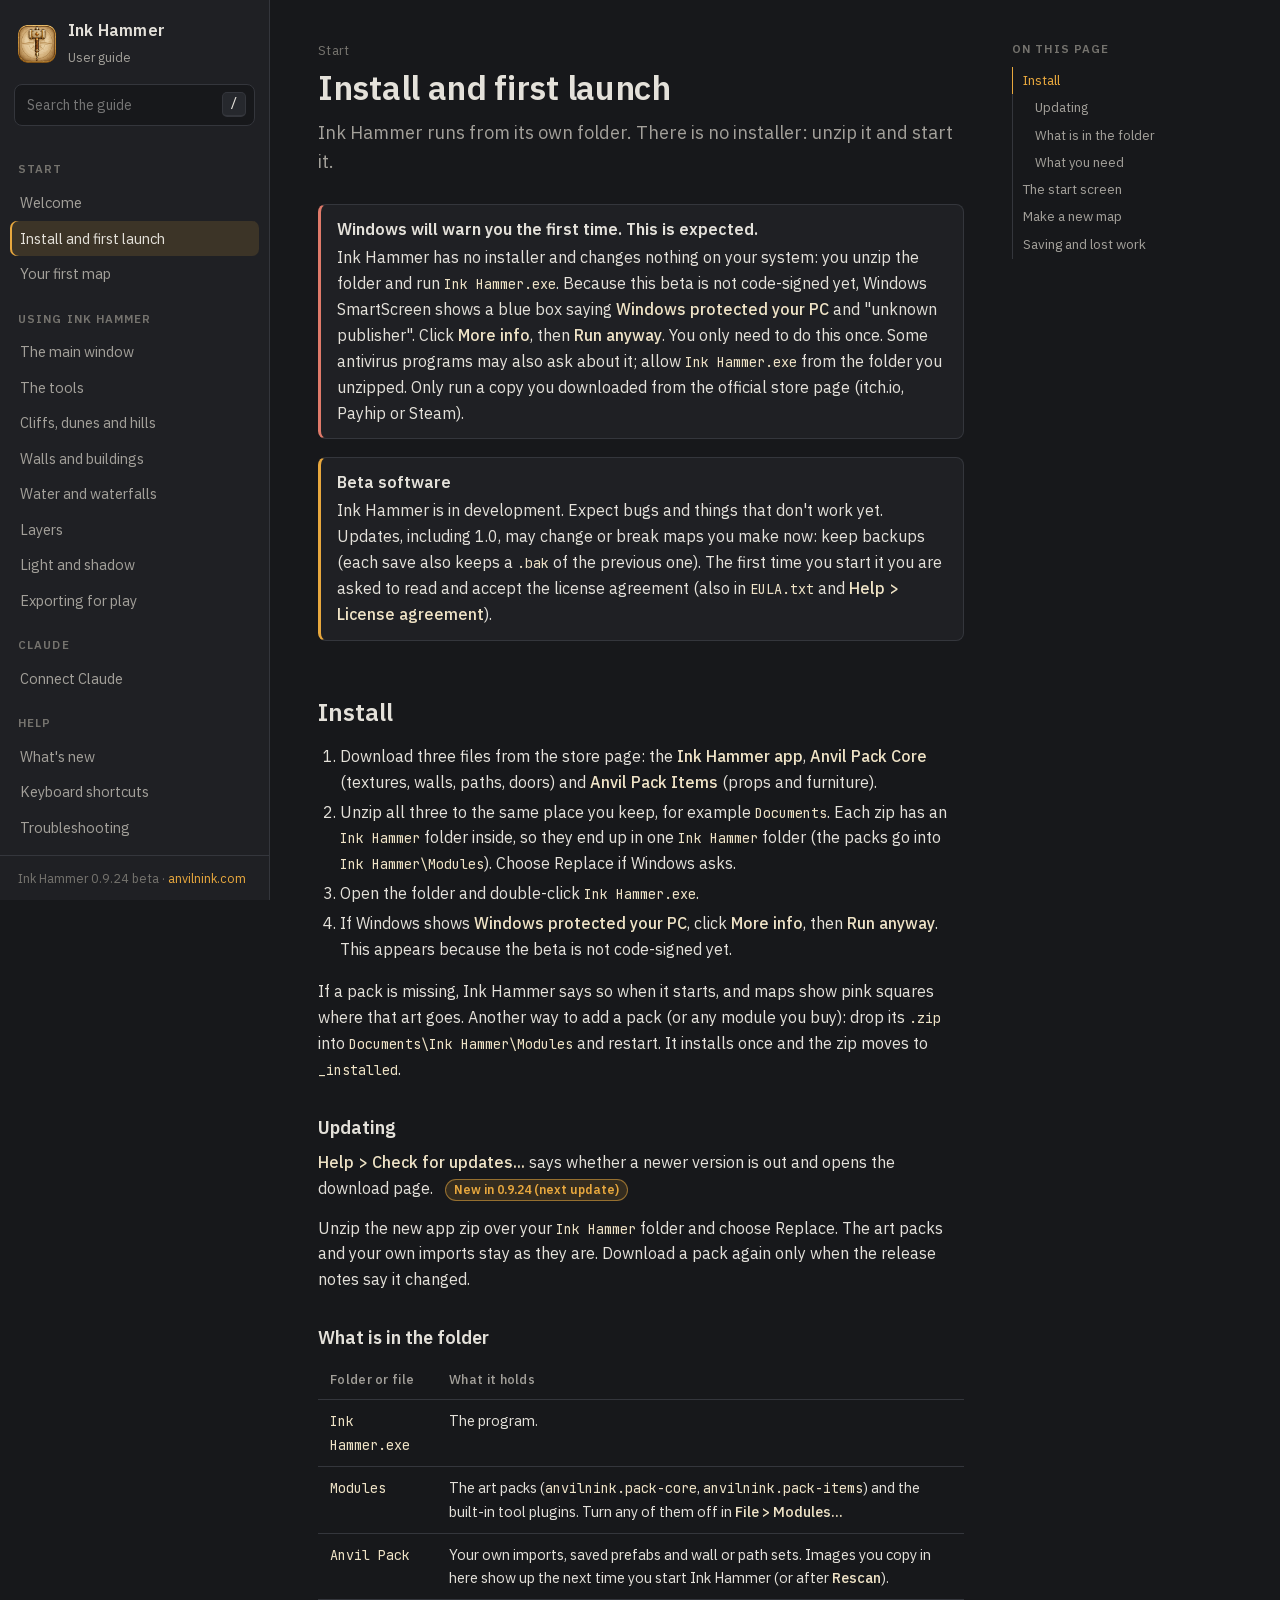
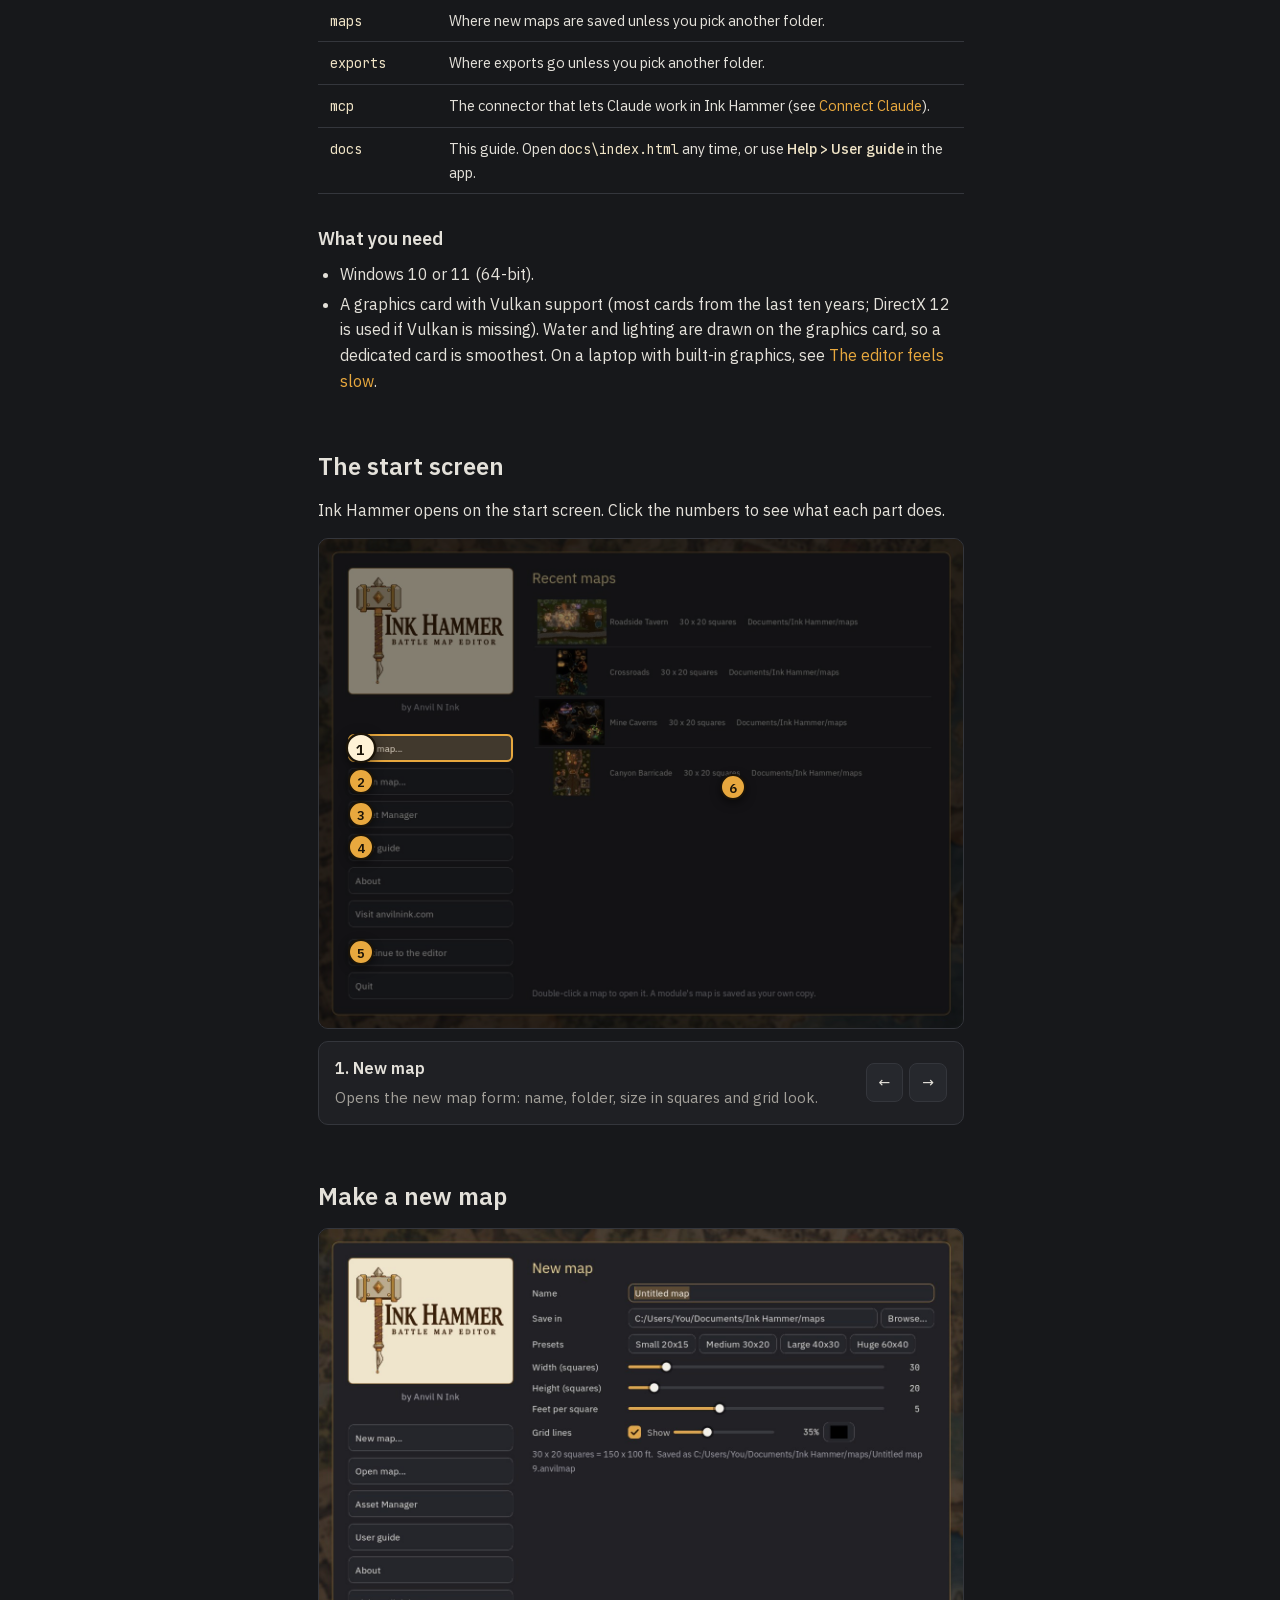
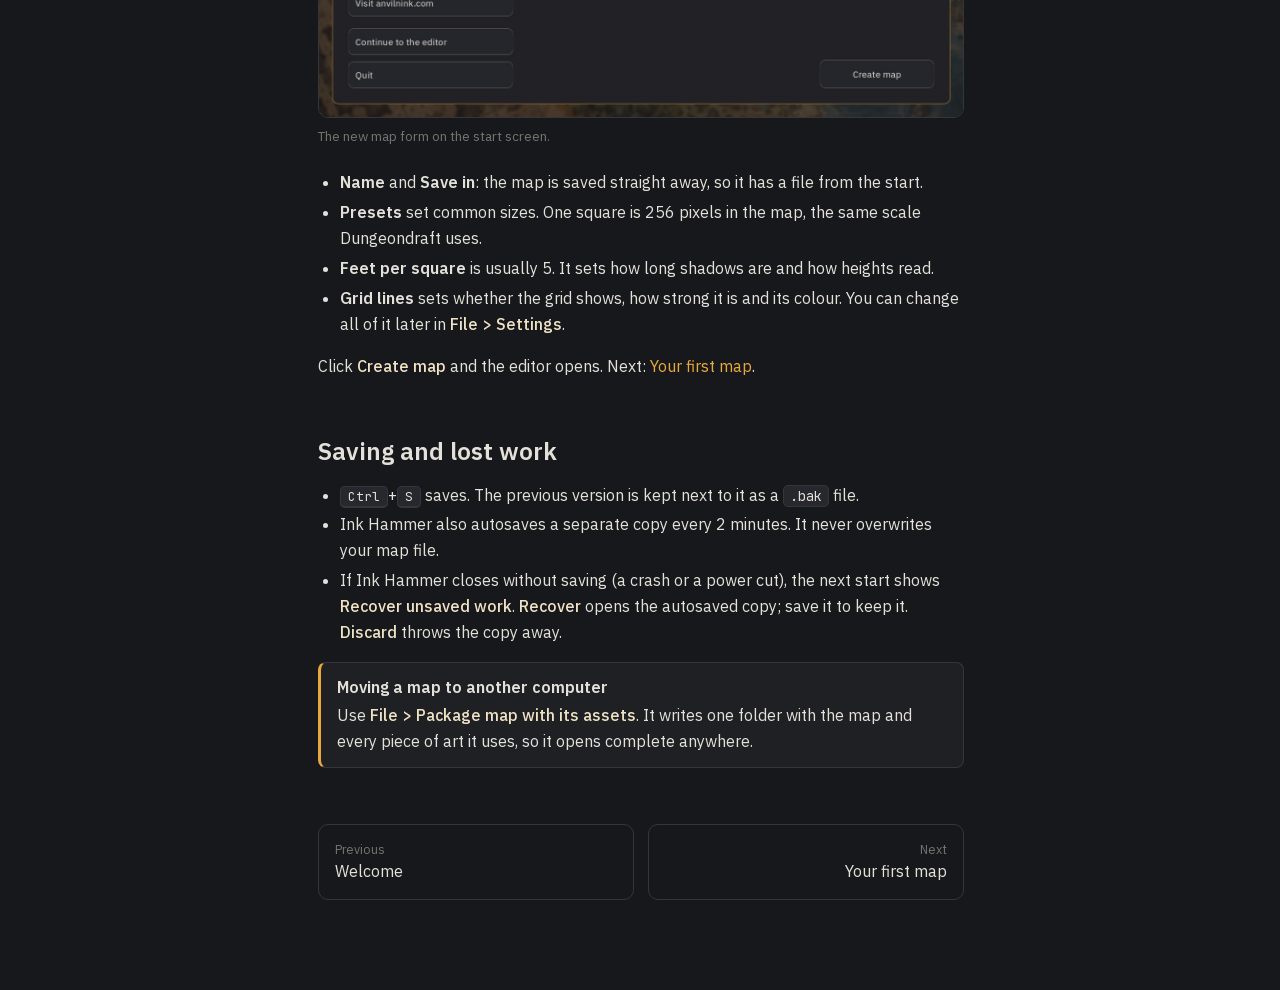
<file: getting-started.html>
<!doctype html>
<html lang="en" class="no-js">
<head>
<meta charset="utf-8">
<meta name="viewport" content="width=device-width, initial-scale=1">
<title>Install and first launch | Ink Hammer guide</title>
<link rel="icon" href="assets/icon.png">
<link rel="stylesheet" href="assets/docs.css">
</head>
<body>
<main class="doc">
<div class="crumb">Start</div>
<h1>Install and first launch</h1>
<p class="lede">Ink Hammer runs from its own folder. There is no installer: unzip it and start it.</p>
<div class="callout warn"><b>Windows will warn you the first time. This is expected.</b>
<p>Ink Hammer has no installer and changes nothing on your system: you unzip the folder and run <span class="path">Ink Hammer.exe</span>. Because this beta is not code-signed yet, Windows SmartScreen shows a blue box saying <span class="ui">Windows protected your PC</span> and "unknown publisher". Click <span class="ui">More info</span>, then <span class="ui">Run anyway</span>. You only need to do this once. Some antivirus programs may also ask about it; allow <span class="path">Ink Hammer.exe</span> from the folder you unzipped. Only run a copy you downloaded from the official store page (itch.io, Payhip or Steam).</p></div>
<div class="callout"><b>Beta software</b>
<p>Ink Hammer is in development. Expect bugs and things that don't work yet. Updates, including 1.0, may change or break maps you make now: keep backups (each save also keeps a <span class="path">.bak</span> of the previous one). The first time you start it you are asked to read and accept the license agreement (also in <span class="path">EULA.txt</span> and <span class="ui">Help &gt; License agreement</span>).</p></div>

<h2>Install</h2>
<ol>
  <li>Download three files from the store page: the <span class="ui">Ink Hammer app</span>, <span class="ui">Anvil Pack Core</span> (textures, walls, paths, doors) and <span class="ui">Anvil Pack Items</span> (props and furniture).</li>
  <li>Unzip all three to the same place you keep, for example <span class="path">Documents</span>. Each zip has an <span class="path">Ink Hammer</span> folder inside, so they end up in one <span class="path">Ink Hammer</span> folder (the packs go into <span class="path">Ink Hammer\Modules</span>). Choose Replace if Windows asks.</li>
  <li>Open the folder and double-click <span class="path">Ink Hammer.exe</span>.</li>
  <li>If Windows shows <span class="ui">Windows protected your PC</span>, click <span class="ui">More info</span>, then <span class="ui">Run anyway</span>. This appears because the beta is not code-signed yet.</li>
</ol>
<p>If a pack is missing, Ink Hammer says so when it starts, and maps show pink squares where that art goes. Another way to add a pack (or any module you buy): drop its <span class="path">.zip</span> into <span class="path">Documents\Ink Hammer\Modules</span> and restart. It installs once and the zip moves to <span class="path">_installed</span>.</p>

<h3>Updating</h3>
<p><span class="ui">Help &gt; Check for updates...</span> says whether a newer version is out and opens the download page. <span class="since">New in 0.9.24</span></p>
<p>Unzip the new app zip over your <span class="path">Ink Hammer</span> folder and choose Replace. The art packs and your own imports stay as they are. Download a pack again only when the release notes say it changed.</p>

<h3>What is in the folder</h3>
<table>
  <tr><th>Folder or file</th><th>What it holds</th></tr>
  <tr><td><span class="path">Ink Hammer.exe</span></td><td>The program.</td></tr>
  <tr><td><span class="path">Modules</span></td><td>The art packs (<span class="path">anvilnink.pack-core</span>, <span class="path">anvilnink.pack-items</span>) and the built-in tool plugins. Turn any of them off in <span class="ui">File &gt; Modules...</span></td></tr>
  <tr><td><span class="path">Anvil Pack</span></td><td>Your own imports, saved prefabs and wall or path sets. Images you copy in here show up the next time you start Ink Hammer (or after <span class="ui">Rescan</span>).</td></tr>
  <tr><td><span class="path">maps</span></td><td>Where new maps are saved unless you pick another folder.</td></tr>
  <tr><td><span class="path">exports</span></td><td>Where exports go unless you pick another folder.</td></tr>
  <tr><td><span class="path">mcp</span></td><td>The connector that lets Claude work in Ink Hammer (see <a href="claude.html">Connect Claude</a>).</td></tr>
  <tr><td><span class="path">docs</span></td><td>This guide. Open <span class="path">docs\index.html</span> any time, or use <span class="ui">Help &gt; User guide</span> in the app.</td></tr>
</table>

<h3>What you need</h3>
<ul>
  <li>Windows 10 or 11 (64-bit).</li>
  <li>A graphics card with Vulkan support (most cards from the last ten years; DirectX 12 is used if Vulkan is missing). Water and lighting are drawn on the graphics card, so a dedicated card is smoothest. On a laptop with built-in graphics, see <a href="troubleshooting.html#the-editor-feels-slow">The editor feels slow</a>.</li>
</ul>

<h2>The start screen</h2>
<p>Ink Hammer opens on the start screen. Click the numbers to see what each part does.</p>
<div class="tour" data-shot="start" data-img="img/start.jpg" data-alt="The start screen">
  <ol class="tour-list">
    <li data-spot="new"><b>New map</b>Opens the new map form: name, folder, size in squares and grid look.</li>
    <li data-spot="open"><b>Open map</b>Opens any <code>.anvilmap</code> file on your computer.</li>
    <li data-spot="assets"><b>Asset Manager</b>Browse, tag and import art before you start a map.</li>
    <li data-spot="guide"><b>User guide</b>Opens this guide in your browser. It is also in <span class="ui">Help &gt; User guide</span>.</li>
    <li data-spot="continue"><b>Continue to the editor</b>Goes to the editor with an empty map, or the map you had open.</li>
    <li data-spot="recent" data-pin="center"><b>Recent maps</b>Your last maps with a small picture and their size. Double-click one to open it. Maps joined as floors or side maps show as one card (the main map, with how many maps and scenes it holds); open it to pick any floor, side map or scene.</li>
  </ol>
</div>

<h2>Make a new map</h2>
<figure class="shot"><img src="img/start-new.jpg" alt="The new map form"><figcaption>The new map form on the start screen.</figcaption></figure>
<ul>
  <li><b>Name</b> and <b>Save in</b>: the map is saved straight away, so it has a file from the start.</li>
  <li><b>Presets</b> set common sizes. One square is 256 pixels in the map, the same scale Dungeondraft uses.</li>
  <li><b>Feet per square</b> is usually 5. It sets how long shadows are and how heights read.</li>
  <li><b>Grid lines</b> sets whether the grid shows, how strong it is and its colour. You can change all of it later in <span class="ui">File &gt; Settings</span>.</li>
</ul>
<p>Click <span class="ui">Create map</span> and the editor opens. Next: <a href="first-map.html">Your first map</a>.</p>

<h2>Saving and lost work</h2>
<ul>
  <li><kbd>Ctrl</kbd>+<kbd>S</kbd> saves. The previous version is kept next to it as a <code>.bak</code> file.</li>
  <li>Ink Hammer also autosaves a separate copy every 2 minutes. It never overwrites your map file.</li>
  <li>If Ink Hammer closes without saving (a crash or a power cut), the next start shows <span class="ui">Recover unsaved work</span>. <span class="ui">Recover</span> opens the autosaved copy; save it to keep it. <span class="ui">Discard</span> throws the copy away.</li>
</ul>
<div class="callout"><b>Moving a map to another computer</b><p>Use <span class="ui">File &gt; Package map with its assets</span>. It writes one folder with the map and every piece of art it uses, so it opens complete anywhere.</p></div>
</main>
<script src="assets/shots.js"></script>
<script src="assets/search.js"></script>
<script src="assets/docs.js"></script>
</body>
</html>
</file>
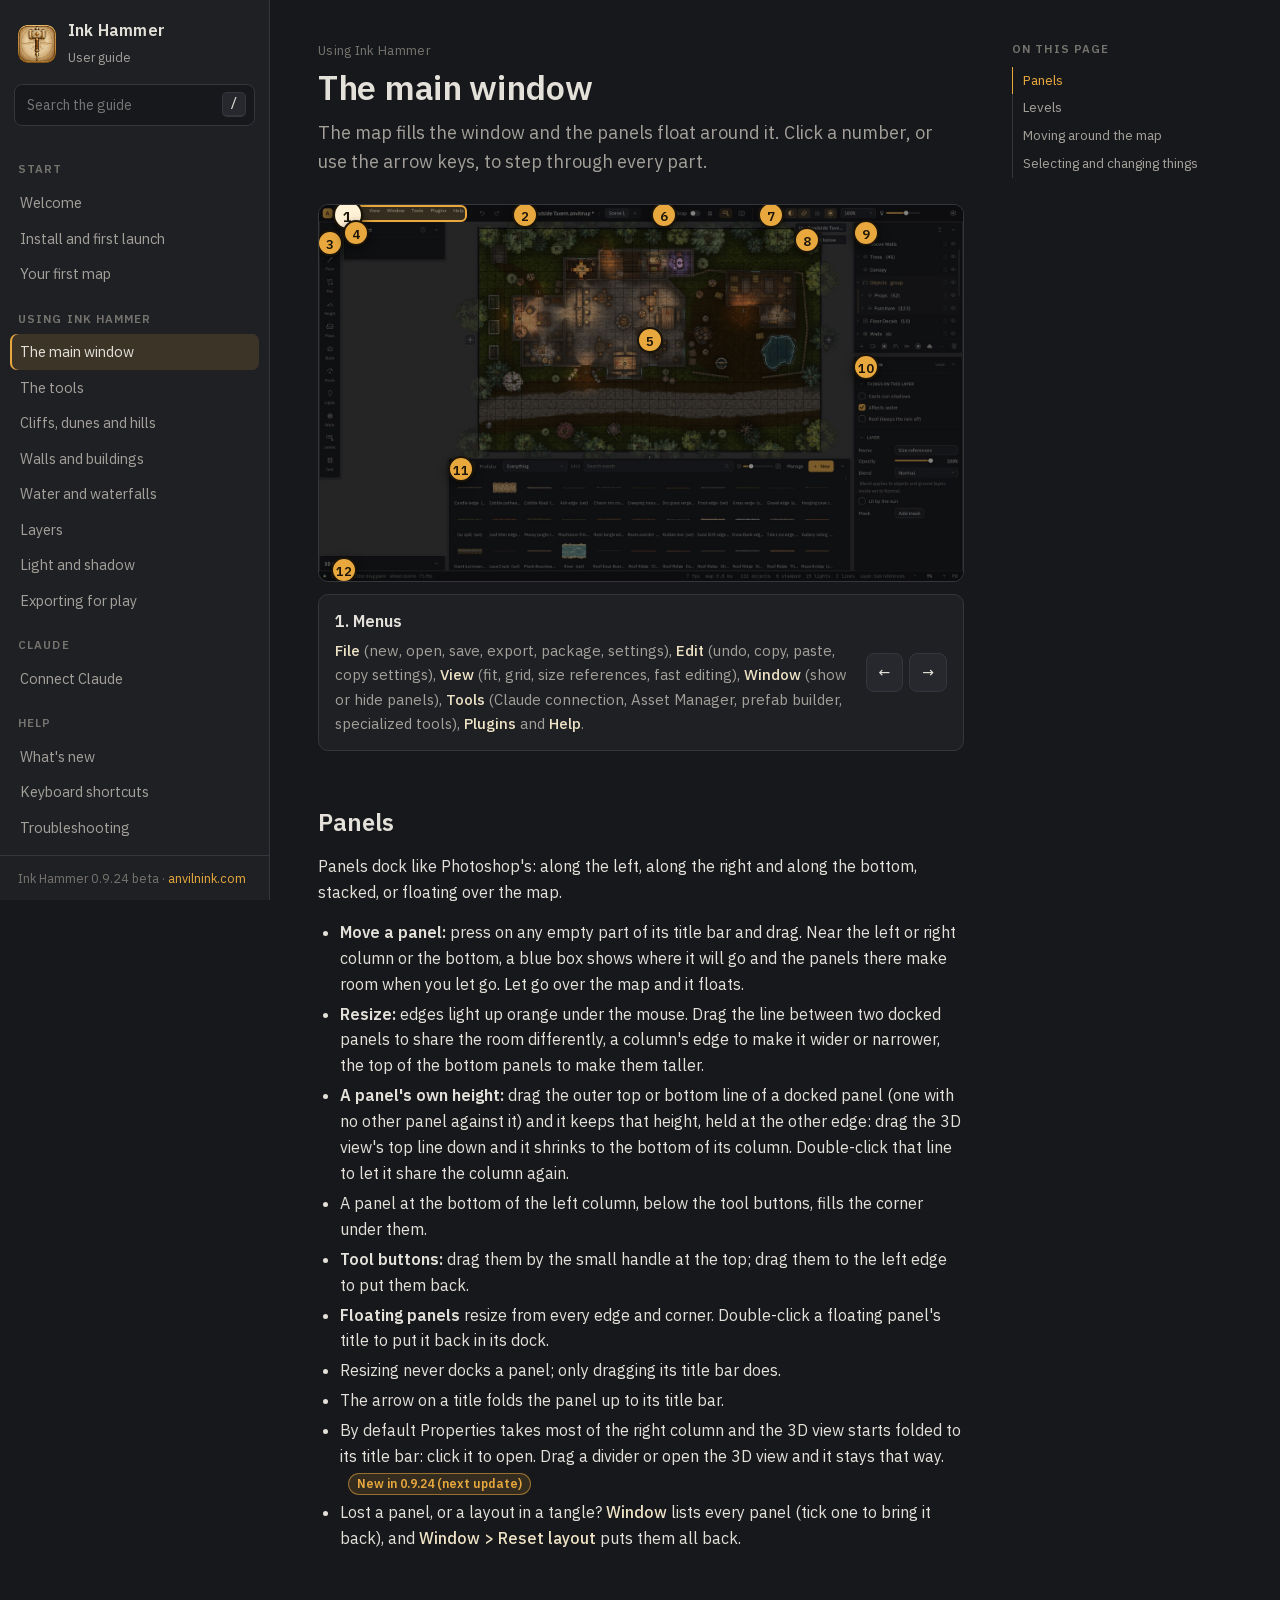
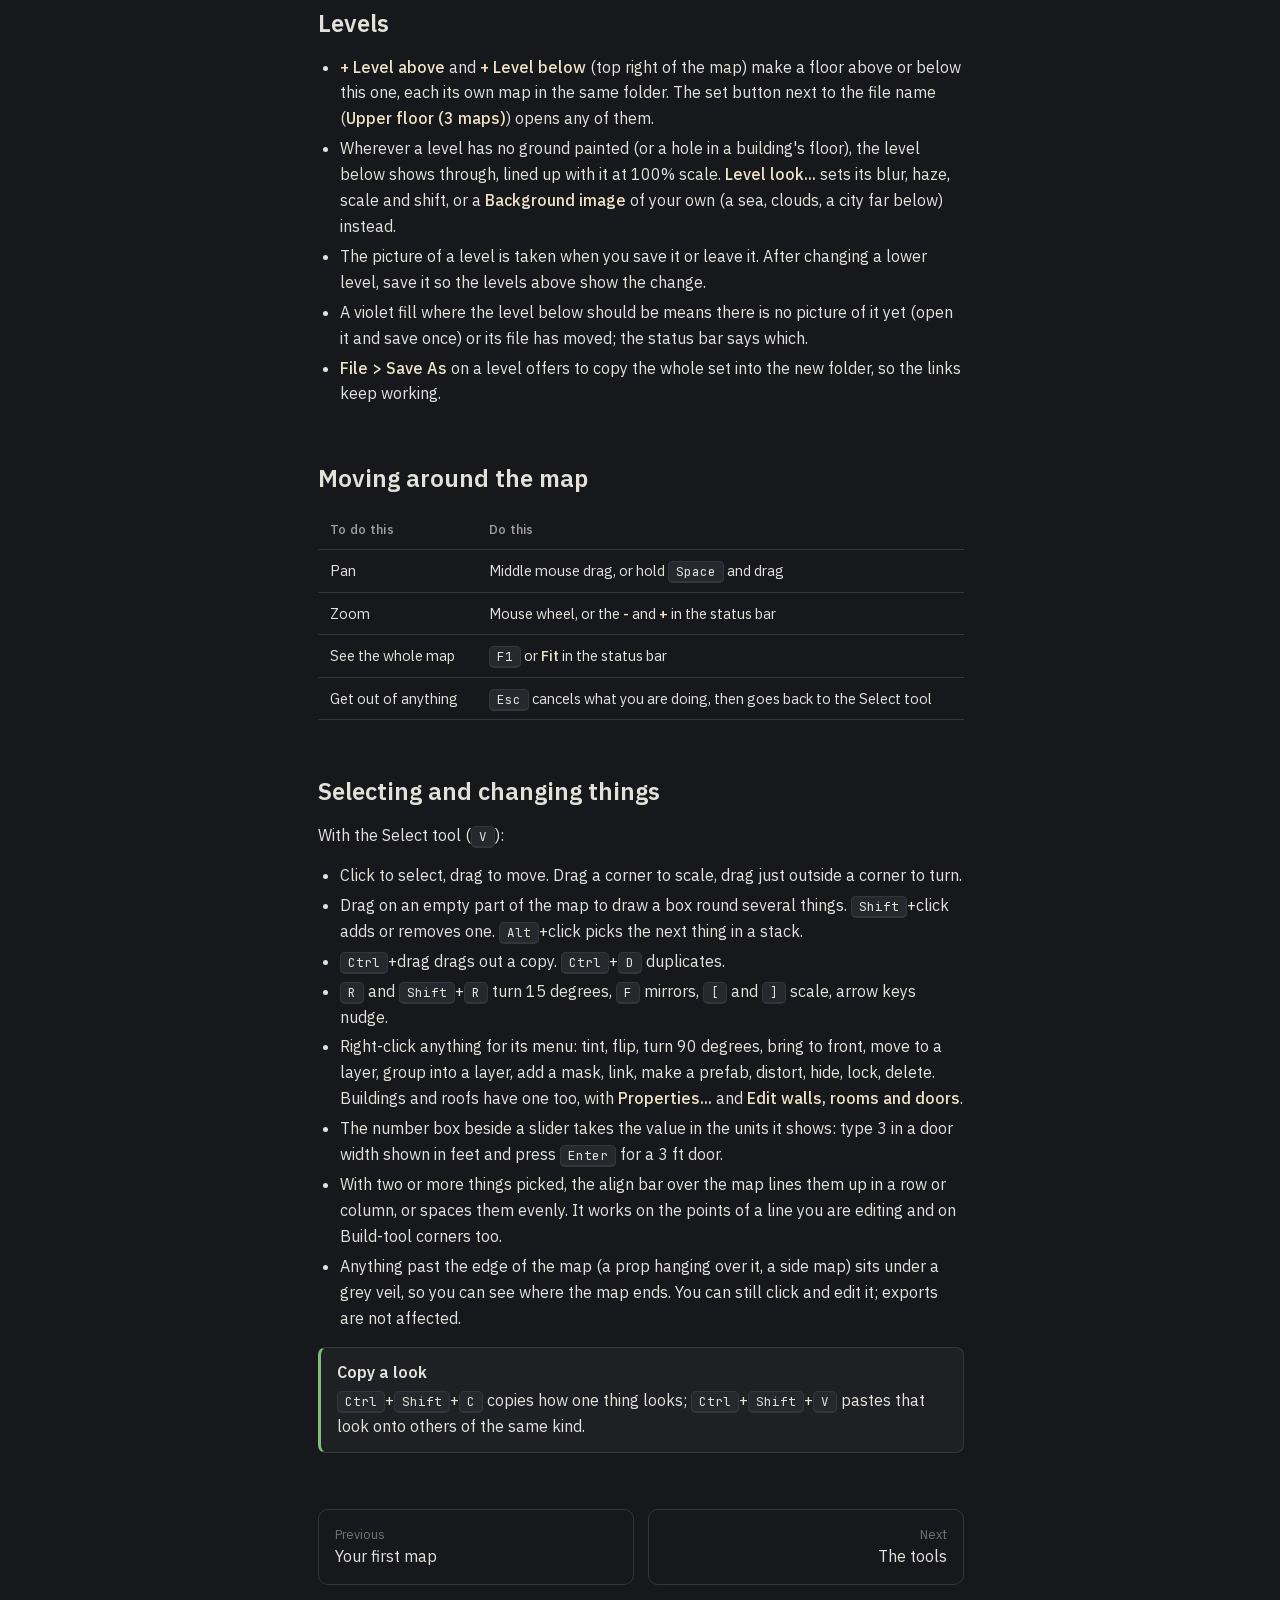
<file: interface.html>
<!doctype html>
<html lang="en" class="no-js">
<head>
<meta charset="utf-8">
<meta name="viewport" content="width=device-width, initial-scale=1">
<title>The main window | Ink Hammer guide</title>
<link rel="icon" href="assets/icon.png">
<link rel="stylesheet" href="assets/docs.css">
</head>
<body>
<main class="doc">
<div class="crumb">Using Ink Hammer</div>
<h1>The main window</h1>
<p class="lede">The map fills the window and the panels float around it. Click a number, or use the arrow keys, to step through every part.</p>

<div class="tour" data-shot="editor" data-img="img/editor.jpg" data-alt="The Ink Hammer editor">
  <ol class="tour-list">
    <li data-spot="menus"><b>Menus</b><span class="ui">File</span> (new, open, save, export, package, settings), <span class="ui">Edit</span> (undo, copy, paste, copy settings), <span class="ui">View</span> (fit, grid, size references, fast editing), <span class="ui">Window</span> (show or hide panels), <span class="ui">Tools</span> (Claude connection, Asset Manager, prefab builder, specialized tools), <span class="ui">Plugins</span> and <span class="ui">Help</span>.</li>
    <li data-spot="title"><b>Map name and scenes</b>The open map, then its scenes. Scenes are versions of the same map (day and night, before and after the battle). Click <span class="ui">+</span> to add one.</li>
    <li data-spot="rail"><b>Tool rail</b>The tools, top to bottom in the order you usually build a map: Select, Paint, Pen, Height, Place, Build, Roofs, Lights, Walls, Labels, Grid. Hover a tool for its name and shortcut. See <a href="tools.html">The tools</a>.</li>
    <li data-spot="options"><b>Tool options</b>Settings for the tool you are using. The <span class="ui">?</span> button on its title shows how-to tips for that tool.</li>
    <li data-spot="map" data-pin="center"><b>The map</b>Drag with the middle mouse button (or hold <kbd>Space</kbd> and drag) to pan, turn the wheel to zoom, press <kbd>F1</kbd> to fit the whole map. The <span class="ui">+</span> on each edge makes or opens the map next door.</li>
    <li data-spot="toggles"><b>View switches</b><span class="ui">Grid</span> and <span class="ui">Snap</span> on or off, <span class="ui">Walls view</span> (shows the walls, doors and windows a virtual tabletop will get), <span class="ui">Labels</span> (show or hide all labels), and <span class="ui">Book view</span> (the map in grayscale, as it prints in a black and white book; sliders for brightness, contrast and midtones, and <span class="ui">Page size</span> to zoom to about print size. Export &gt; Book saves that look).</li>
    <li data-spot="speed"><b>Speed switches</b>Sun shadows, lamp shadows, contact shade (AO), animation, draft detail and the void, then the render scale. Turning these off makes the editor faster. They only change the editor: exports always have everything. See <a href="lighting.html#speed-switches">Speed switches</a>.</li>
    <li data-spot="levels"><b>Levels</b>Floors above and below this one (a cellar, an upper storey). The level below shows through where this one has no ground.</li>
    <li data-spot="layers"><b>Layers</b>Everything on the map sits on a layer. Drag to reorder, click the eye to hide, the lock to lock. Right-click for more. See <a href="layers.html">Layers</a>.</li>
    <li data-spot="properties"><b>Properties</b>Settings for what is selected: an object, a layer, a light, a wall. With nothing selected it shows the current layer.</li>
    <li data-spot="assets"><b>Assets</b>The art library. Pick a folder, search by name or tag, then click a picture and click the map to place it. The <span class="ui">Prefabs</span> tab holds ready-made groups (a loaded cart, a market stall).</li>
    <li data-spot="status"><b>Status bar</b>Hints for the tool you are using on the left. On the right: speed (frames per second), counts of objects and lights, the current layer and the zoom.</li>
  </ol>
</div>

<h2>Panels</h2>
<p>Panels dock like Photoshop's: along the left, along the right and along the bottom, stacked, or floating over the map.</p>
<ul>
  <li><b>Move a panel:</b> press on any empty part of its title bar and drag. Near the left or right column or the bottom, a blue box shows where it will go and the panels there make room when you let go. Let go over the map and it floats.</li>
  <li><b>Resize:</b> edges light up orange under the mouse. Drag the line between two docked panels to share the room differently, a column's edge to make it wider or narrower, the top of the bottom panels to make them taller.</li>
  <li><b>A panel's own height:</b> drag the outer top or bottom line of a docked panel (one with no other panel against it) and it keeps that height, held at the other edge: drag the 3D view's top line down and it shrinks to the bottom of its column. Double-click that line to let it share the column again.</li>
  <li>A panel at the bottom of the left column, below the tool buttons, fills the corner under them.</li>
  <li><b>Tool buttons:</b> drag them by the small handle at the top; drag them to the left edge to put them back.</li>
  <li><b>Floating panels</b> resize from every edge and corner. Double-click a floating panel's title to put it back in its dock.</li>
  <li>Resizing never docks a panel; only dragging its title bar does.</li>
  <li>The arrow on a title folds the panel up to its title bar.</li>
  <li>By default Properties takes most of the right column and the 3D view starts folded to its title bar: click it to open. Drag a divider or open the 3D view and it stays that way. <span class="since">New in 0.9.24</span></li>
  <li>Lost a panel, or a layout in a tangle? <span class="ui">Window</span> lists every panel (tick one to bring it back), and <span class="ui">Window &gt; Reset layout</span> puts them all back.</li>
</ul>

<h2 id="levels">Levels</h2>
<ul>
  <li><span class="ui">+ Level above</span> and <span class="ui">+ Level below</span> (top right of the map) make a floor above or below this one, each its own map in the same folder. The set button next to the file name (<span class="ui">Upper floor (3 maps)</span>) opens any of them.</li>
  <li>Wherever a level has no ground painted (or a hole in a building's floor), the level below shows through, lined up with it at 100% scale. <span class="ui">Level look...</span> sets its blur, haze, scale and shift, or a <span class="ui">Background image</span> of your own (a sea, clouds, a city far below) instead.</li>
  <li>The picture of a level is taken when you save it or leave it. After changing a lower level, save it so the levels above show the change.</li>
  <li>A violet fill where the level below should be means there is no picture of it yet (open it and save once) or its file has moved; the status bar says which.</li>
  <li><span class="ui">File &gt; Save As</span> on a level offers to copy the whole set into the new folder, so the links keep working.</li>
</ul>

<h2>Moving around the map</h2>
<table>
  <tr><th>To do this</th><th>Do this</th></tr>
  <tr><td>Pan</td><td>Middle mouse drag, or hold <kbd>Space</kbd> and drag</td></tr>
  <tr><td>Zoom</td><td>Mouse wheel, or the <span class="ui">-</span> and <span class="ui">+</span> in the status bar</td></tr>
  <tr><td>See the whole map</td><td><kbd>F1</kbd> or <span class="ui">Fit</span> in the status bar</td></tr>
  <tr><td>Get out of anything</td><td><kbd>Esc</kbd> cancels what you are doing, then goes back to the Select tool</td></tr>
</table>

<h2>Selecting and changing things</h2>
<p>With the Select tool (<kbd>V</kbd>):</p>
<ul>
  <li>Click to select, drag to move. Drag a corner to scale, drag just outside a corner to turn.</li>
  <li>Drag on an empty part of the map to draw a box round several things. <kbd>Shift</kbd>+click adds or removes one. <kbd>Alt</kbd>+click picks the next thing in a stack.</li>
  <li><kbd>Ctrl</kbd>+drag drags out a copy. <kbd>Ctrl</kbd>+<kbd>D</kbd> duplicates.</li>
  <li><kbd>R</kbd> and <kbd>Shift</kbd>+<kbd>R</kbd> turn 15 degrees, <kbd>F</kbd> mirrors, <kbd>[</kbd> and <kbd>]</kbd> scale, arrow keys nudge.</li>
  <li>Right-click anything for its menu: tint, flip, turn 90 degrees, bring to front, move to a layer, group into a layer, add a mask, link, make a prefab, distort, hide, lock, delete. Buildings and roofs have one too, with <span class="ui">Properties...</span> and <span class="ui">Edit walls, rooms and doors</span>.</li>
  <li>The number box beside a slider takes the value in the units it shows: type 3 in a door width shown in feet and press <kbd>Enter</kbd> for a 3 ft door.</li>
  <li>With two or more things picked, the align bar over the map lines them up in a row or column, or spaces them evenly. It works on the points of a line you are editing and on Build-tool corners too.</li>
  <li>Anything past the edge of the map (a prop hanging over it, a side map) sits under a grey veil, so you can see where the map ends. You can still click and edit it; exports are not affected.</li>
</ul>
<div class="callout tip"><b>Copy a look</b><p><kbd>Ctrl</kbd>+<kbd>Shift</kbd>+<kbd>C</kbd> copies how one thing looks; <kbd>Ctrl</kbd>+<kbd>Shift</kbd>+<kbd>V</kbd> pastes that look onto others of the same kind.</p></div>
</main>
<script src="assets/shots.js"></script>
<script src="assets/search.js"></script>
<script src="assets/docs.js"></script>
</body>
</html>
</file>
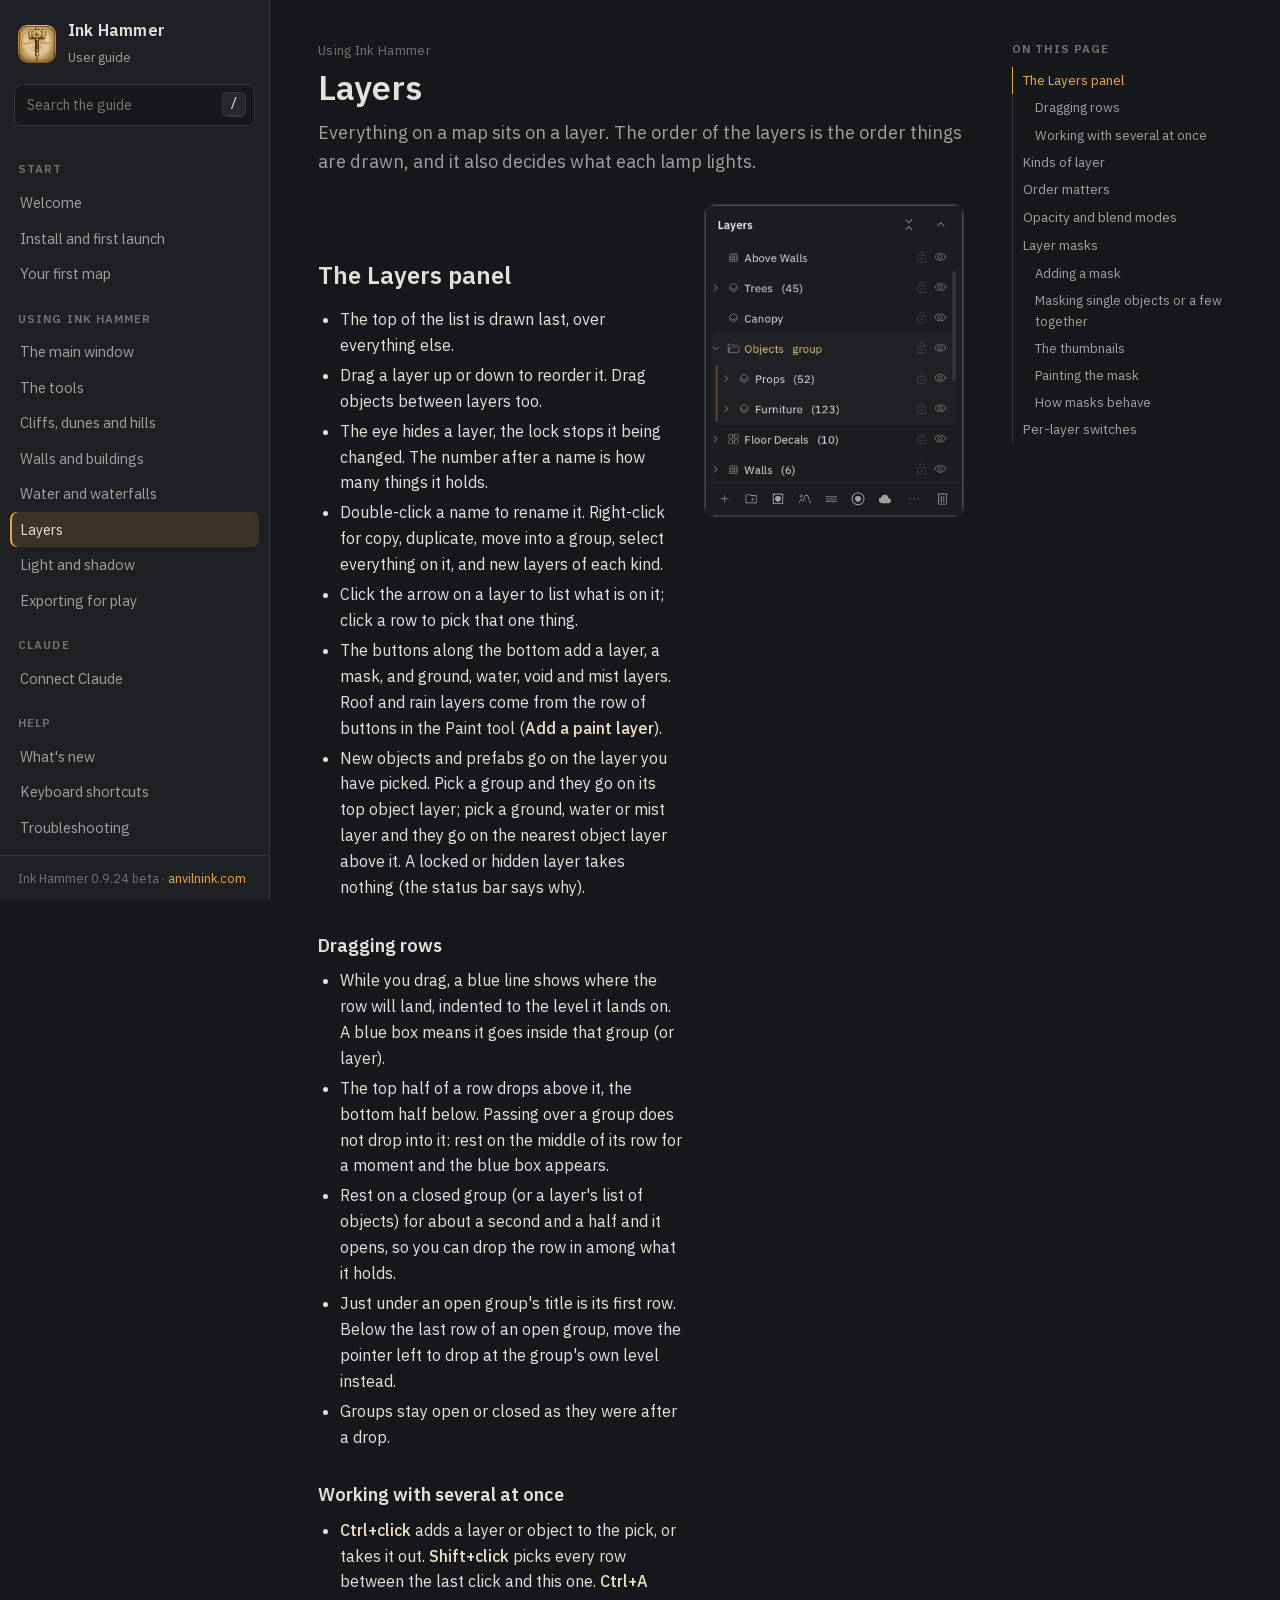
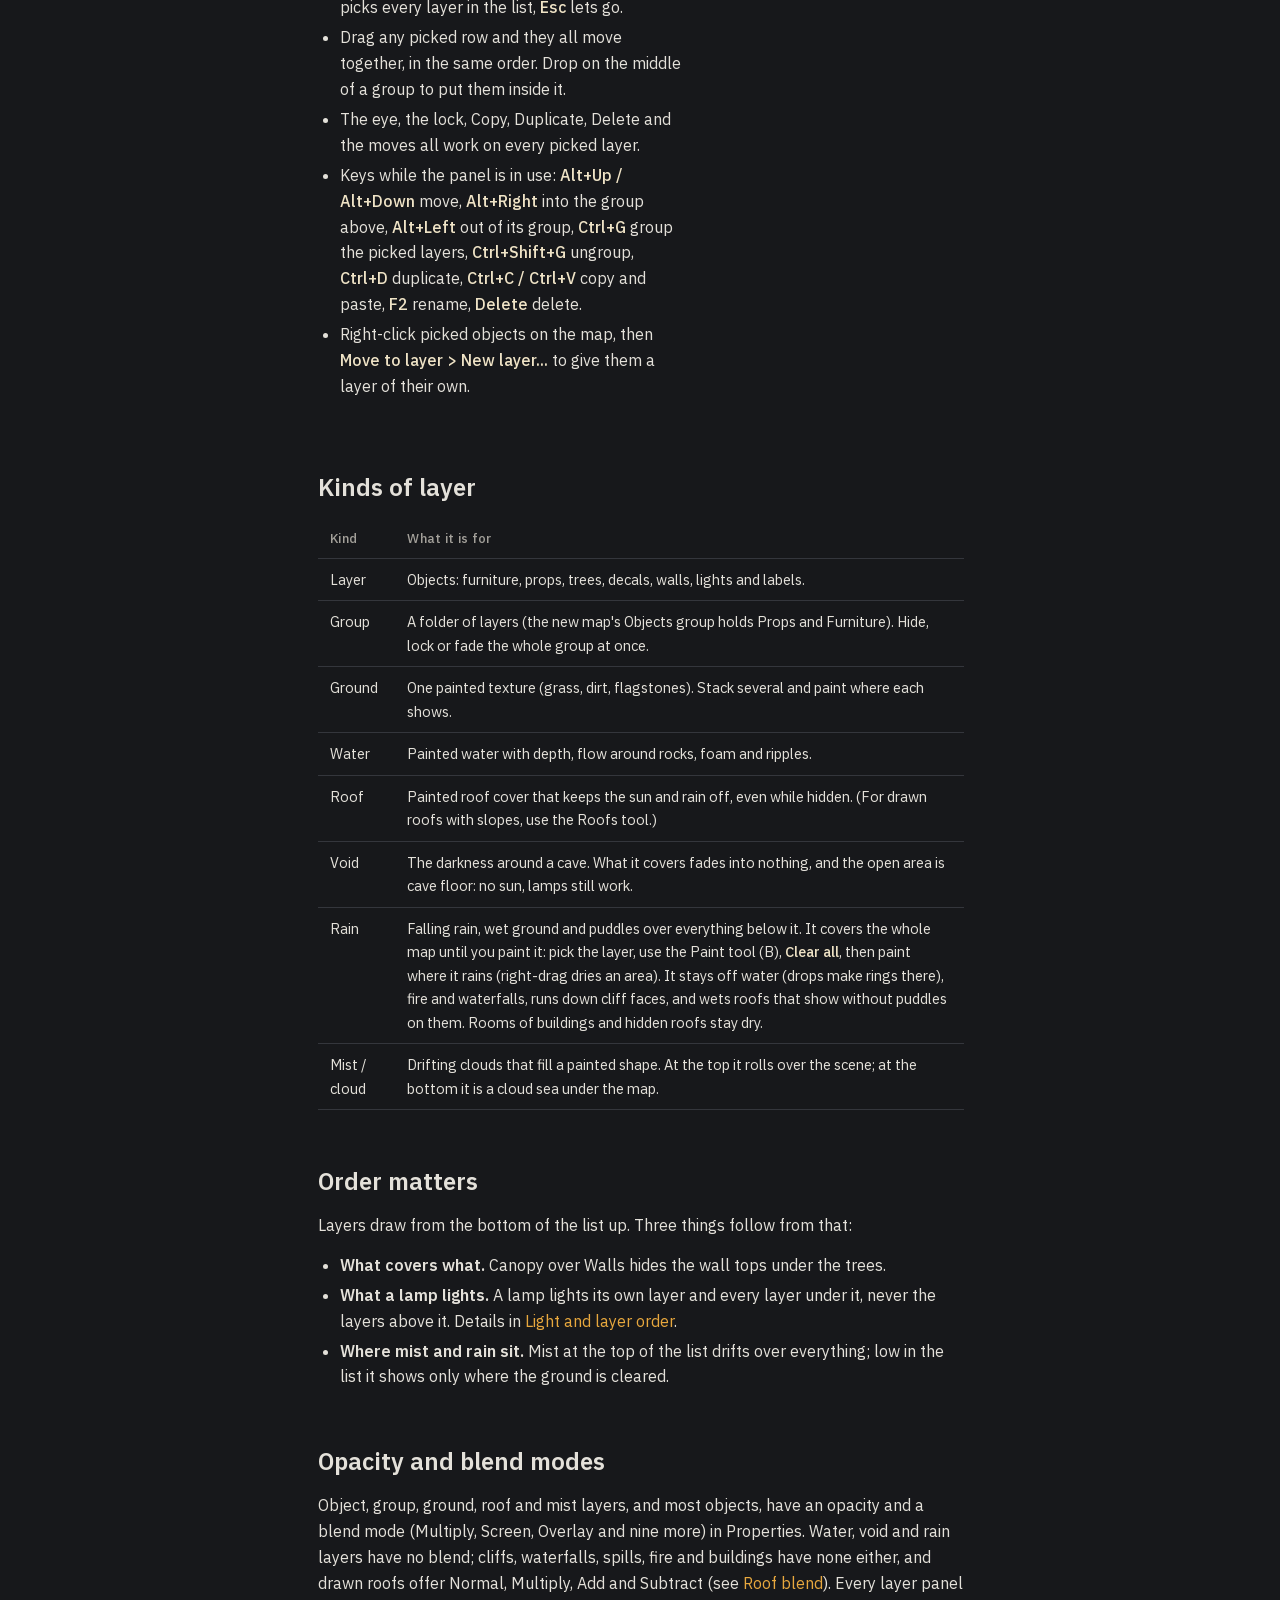
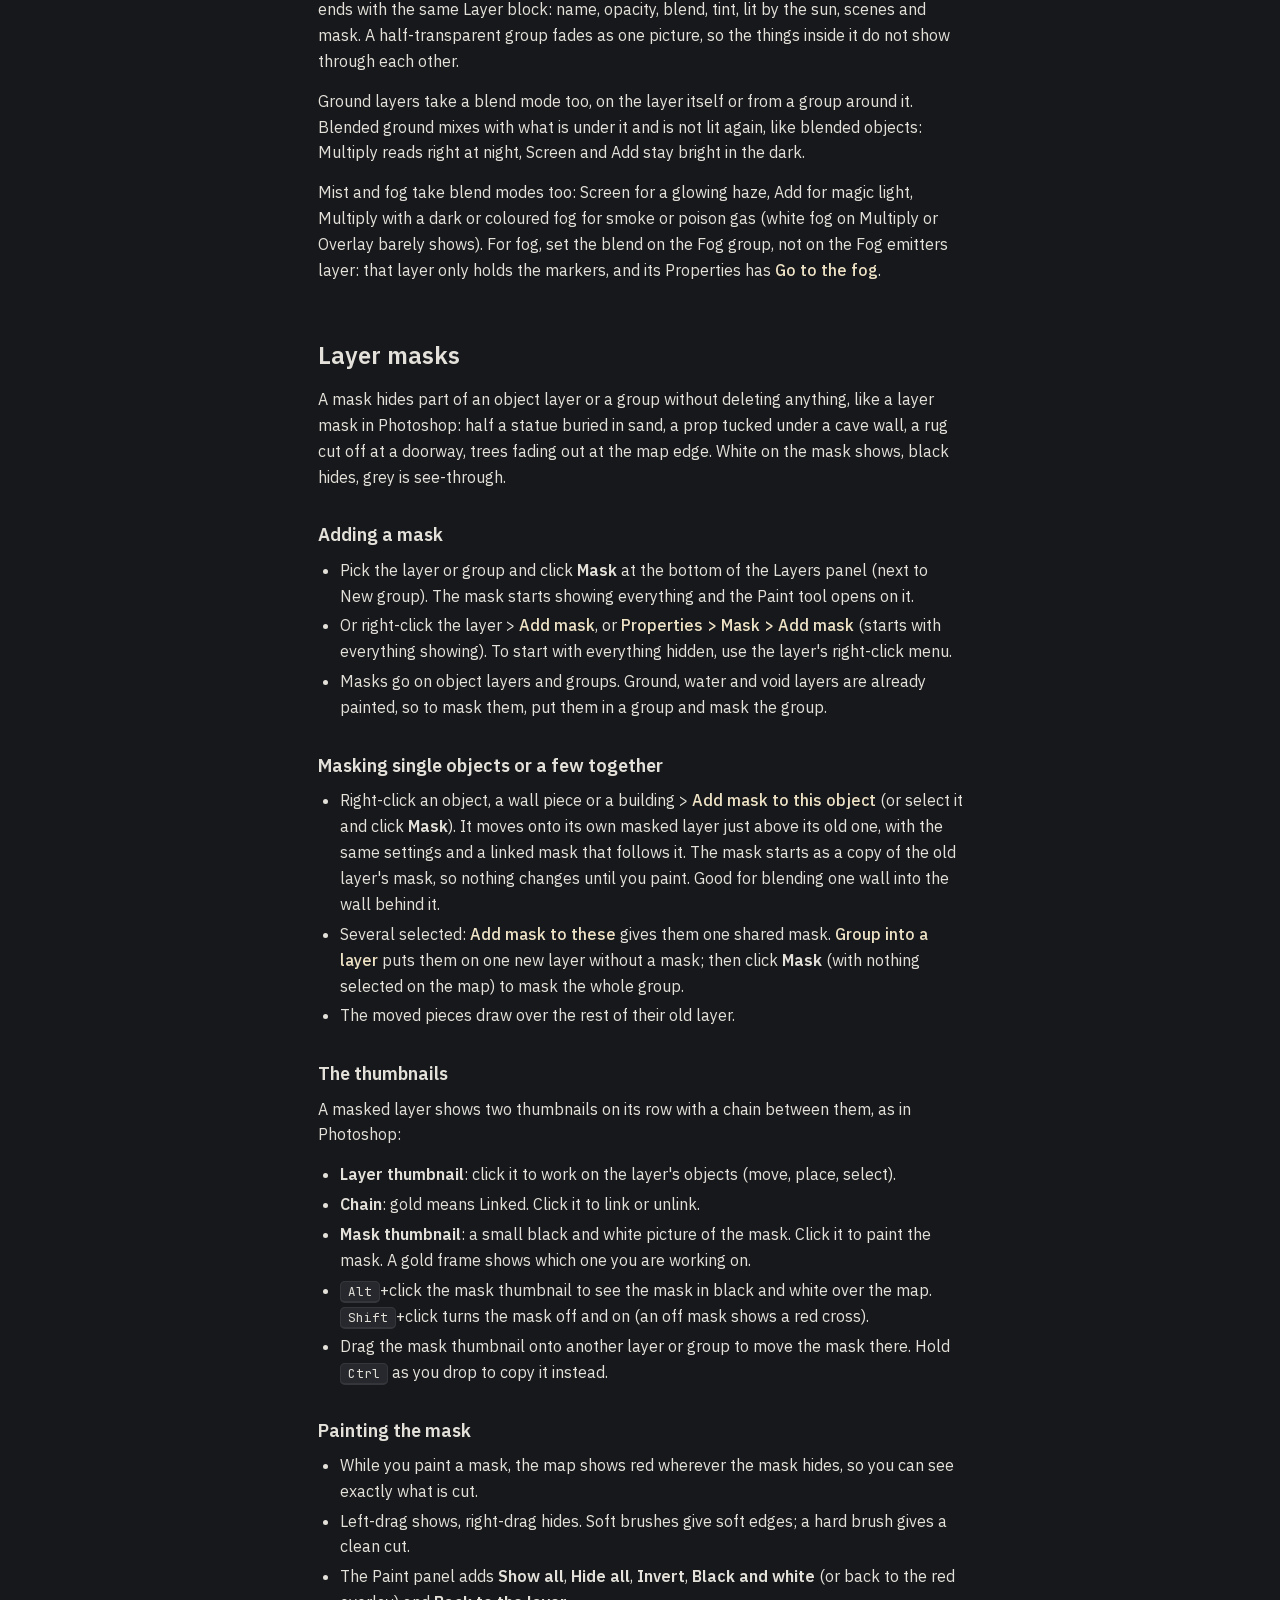
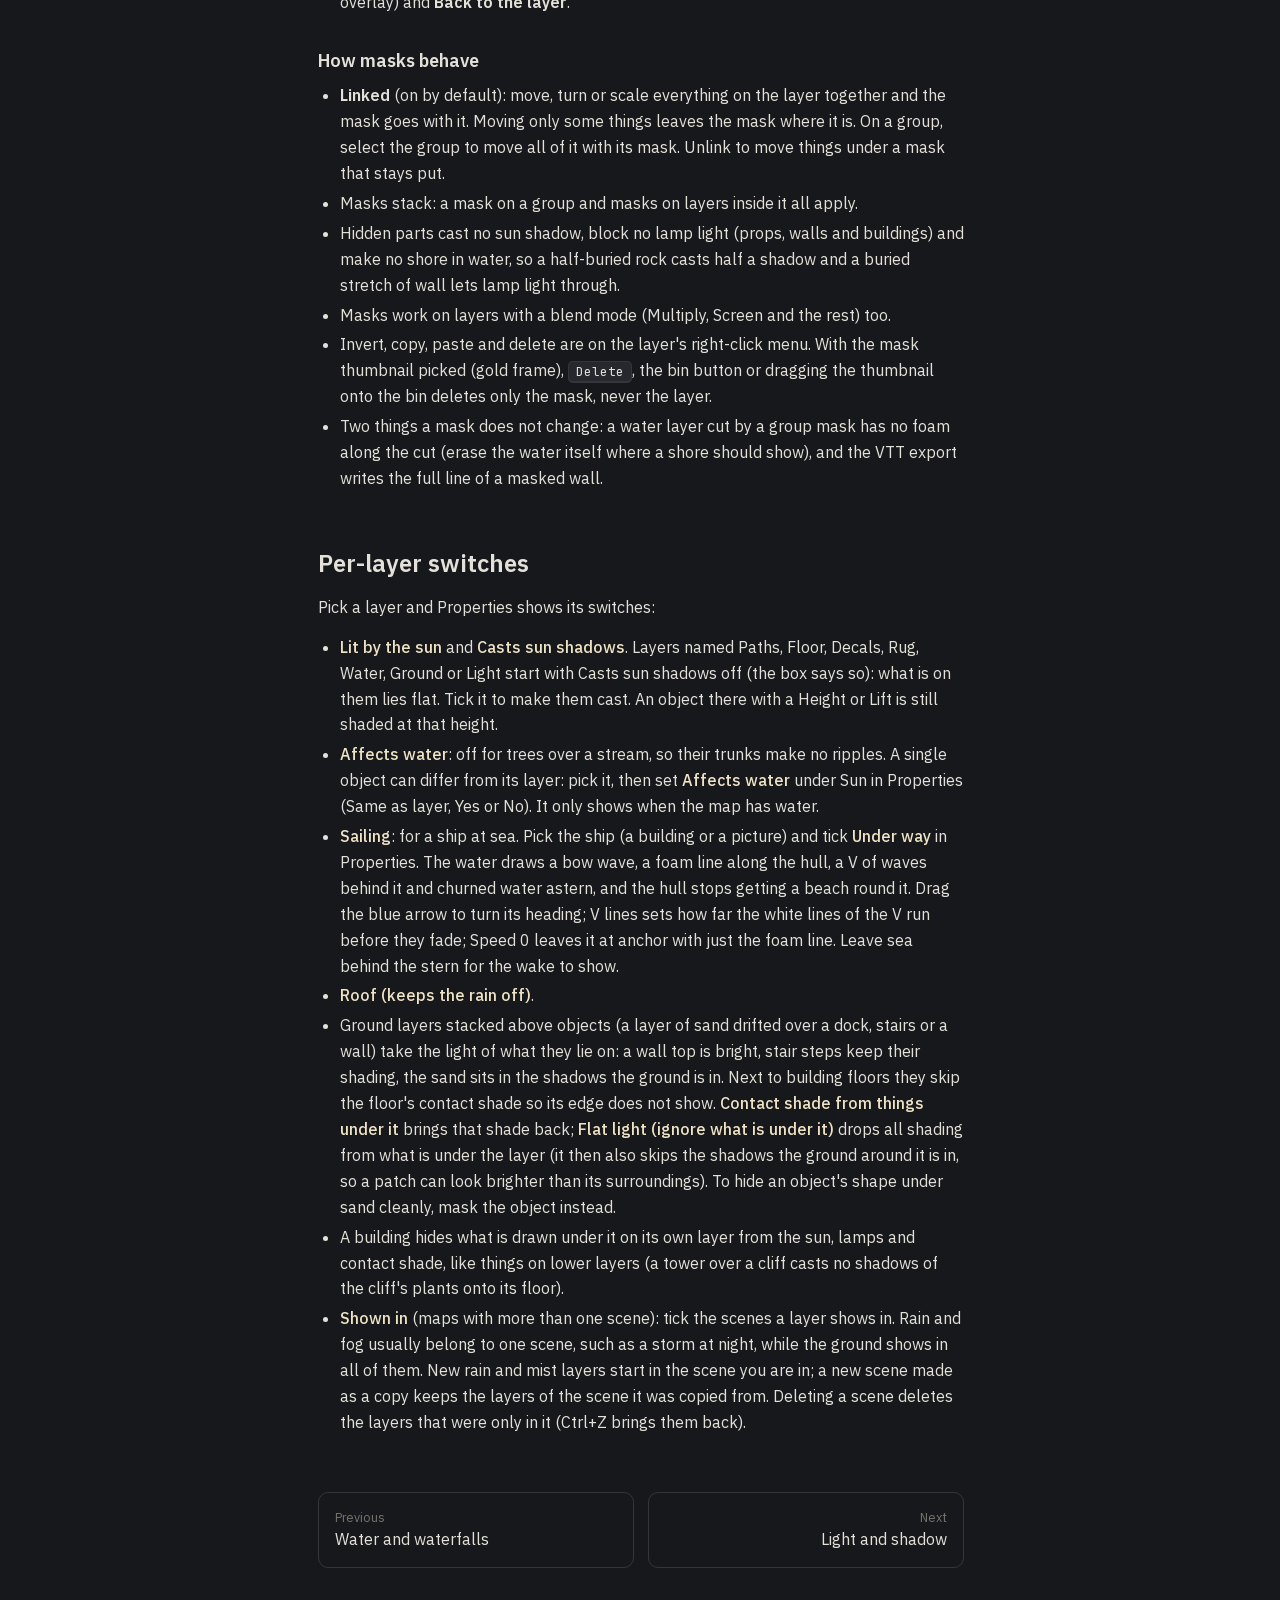
<file: layers.html>
<!doctype html>
<html lang="en" class="no-js">
<head>
<meta charset="utf-8">
<meta name="viewport" content="width=device-width, initial-scale=1">
<title>Layers | Ink Hammer guide</title>
<link rel="icon" href="assets/icon.png">
<link rel="stylesheet" href="assets/docs.css">
</head>
<body>
<main class="doc">
<div class="crumb">Using Ink Hammer</div>
<h1>Layers</h1>
<p class="lede">Everything on a map sits on a layer. The order of the layers is the order things are drawn, and it also decides what each lamp lights.</p>

<div class="side-by-side">
  <div>
    <h2>The Layers panel</h2>
    <ul>
      <li>The top of the list is drawn last, over everything else.</li>
      <li>Drag a layer up or down to reorder it. Drag objects between layers too.</li>
      <li>The eye hides a layer, the lock stops it being changed. The number after a name is how many things it holds.</li>
      <li>Double-click a name to rename it. Right-click for copy, duplicate, move into a group, select everything on it, and new layers of each kind.</li>
      <li>Click the arrow on a layer to list what is on it; click a row to pick that one thing.</li>
      <li>The buttons along the bottom add a layer, a mask, and ground, water, void and mist layers. Roof and rain layers come from the row of buttons in the Paint tool (<span class="ui">Add a paint layer</span>).</li>
      <li>New objects and prefabs go on the layer you have picked. Pick a group and they go on its top object layer; pick a ground, water or mist layer and they go on the nearest object layer above it. A locked or hidden layer takes nothing (the status bar says why).</li>
    </ul>
    <h3>Dragging rows</h3>
    <ul>
      <li>While you drag, a blue line shows where the row will land, indented to the level it lands on. A blue box means it goes inside that group (or layer).</li>
      <li>The top half of a row drops above it, the bottom half below. Passing over a group does not drop into it: rest on the middle of its row for a moment and the blue box appears.</li>
      <li>Rest on a closed group (or a layer's list of objects) for about a second and a half and it opens, so you can drop the row in among what it holds.</li>
      <li>Just under an open group's title is its first row. Below the last row of an open group, move the pointer left to drop at the group's own level instead.</li>
      <li>Groups stay open or closed as they were after a drop.</li>
    </ul>
    <h3>Working with several at once</h3>
    <ul>
      <li><span class="ui">Ctrl+click</span> adds a layer or object to the pick, or takes it out. <span class="ui">Shift+click</span> picks every row between the last click and this one. <span class="ui">Ctrl+A</span> picks every layer in the list, <span class="ui">Esc</span> lets go.</li>
      <li>Drag any picked row and they all move together, in the same order. Drop on the middle of a group to put them inside it.</li>
      <li>The eye, the lock, Copy, Duplicate, Delete and the moves all work on every picked layer.</li>
      <li>Keys while the panel is in use: <span class="ui">Alt+Up / Alt+Down</span> move, <span class="ui">Alt+Right</span> into the group above, <span class="ui">Alt+Left</span> out of its group, <span class="ui">Ctrl+G</span> group the picked layers, <span class="ui">Ctrl+Shift+G</span> ungroup, <span class="ui">Ctrl+D</span> duplicate, <span class="ui">Ctrl+C / Ctrl+V</span> copy and paste, <span class="ui">F2</span> rename, <span class="ui">Delete</span> delete.</li>
      <li>Right-click picked objects on the map, then <span class="ui">Move to layer &gt; New layer...</span> to give them a layer of their own.</li>
    </ul>
  </div>
  <figure><img class="zoom" src="img/layers-panel.jpg" alt="The Layers panel"></figure>
</div>

<h2>Kinds of layer</h2>
<table>
  <tr><th>Kind</th><th>What it is for</th></tr>
  <tr><td>Layer</td><td>Objects: furniture, props, trees, decals, walls, lights and labels.</td></tr>
  <tr><td>Group</td><td>A folder of layers (the new map's Objects group holds Props and Furniture). Hide, lock or fade the whole group at once.</td></tr>
  <tr><td>Ground</td><td>One painted texture (grass, dirt, flagstones). Stack several and paint where each shows.</td></tr>
  <tr><td>Water</td><td>Painted water with depth, flow around rocks, foam and ripples.</td></tr>
  <tr><td>Roof</td><td>Painted roof cover that keeps the sun and rain off, even while hidden. (For drawn roofs with slopes, use the Roofs tool.)</td></tr>
  <tr><td>Void</td><td>The darkness around a cave. What it covers fades into nothing, and the open area is cave floor: no sun, lamps still work.</td></tr>
  <tr><td>Rain</td><td>Falling rain, wet ground and puddles over everything below it. It covers the whole map until you paint it: pick the layer, use the Paint tool (B), <span class="ui">Clear all</span>, then paint where it rains (right-drag dries an area). It stays off water (drops make rings there), fire and waterfalls, runs down cliff faces, and wets roofs that show without puddles on them. Rooms of buildings and hidden roofs stay dry.</td></tr>
  <tr><td>Mist / cloud</td><td>Drifting clouds that fill a painted shape. At the top it rolls over the scene; at the bottom it is a cloud sea under the map.</td></tr>
</table>

<h2 id="order">Order matters</h2>
<p>Layers draw from the bottom of the list up. Three things follow from that:</p>
<ul>
  <li><b>What covers what.</b> Canopy over Walls hides the wall tops under the trees.</li>
  <li><b>What a lamp lights.</b> A lamp lights its own layer and every layer under it, never the layers above it. Details in <a href="lighting.html#layer-order">Light and layer order</a>.</li>
  <li><b>Where mist and rain sit.</b> Mist at the top of the list drifts over everything; low in the list it shows only where the ground is cleared.</li>
</ul>

<h2>Opacity and blend modes</h2>
<p>Object, group, ground, roof and mist layers, and most objects, have an opacity and a blend mode (Multiply, Screen, Overlay and nine more) in Properties. Water, void and rain layers have no blend; cliffs, waterfalls, spills, fire and buildings have none either, and drawn roofs offer Normal, Multiply, Add and Subtract (see <a href="walls.html#roof-blend">Roof blend</a>). Every layer panel ends with the same Layer block: name, opacity, blend, tint, lit by the sun, scenes and mask. A half-transparent group fades as one picture, so the things inside it do not show through each other.</p>
<p>Ground layers take a blend mode too, on the layer itself or from a group around it. Blended ground mixes with what is under it and is not lit again, like blended objects: Multiply reads right at night, Screen and Add stay bright in the dark.</p>
<p>Mist and fog take blend modes too: Screen for a glowing haze, Add for magic light, Multiply with a dark or coloured fog for smoke or poison gas (white fog on Multiply or Overlay barely shows). For fog, set the blend on the Fog group, not on the Fog emitters layer: that layer only holds the markers, and its Properties has <span class="ui">Go to the fog</span>.</p>

<h2 id="masks">Layer masks</h2>
<p>A mask hides part of an object layer or a group without deleting anything, like a layer mask in Photoshop: half a statue buried in sand, a prop tucked under a cave wall, a rug cut off at a doorway, trees fading out at the map edge. White on the mask shows, black hides, grey is see-through.</p>
<h3>Adding a mask</h3>
<ul>
  <li>Pick the layer or group and click <b>Mask</b> at the bottom of the Layers panel (next to New group). The mask starts showing everything and the Paint tool opens on it.</li>
  <li>Or right-click the layer &gt; <span class="ui">Add mask</span>, or <span class="ui">Properties &gt; Mask &gt; Add mask</span> (starts with everything showing). To start with everything hidden, use the layer's right-click menu.</li>
  <li>Masks go on object layers and groups. Ground, water and void layers are already painted, so to mask them, put them in a group and mask the group.</li>
</ul>
<h3>Masking single objects or a few together</h3>
<ul>
  <li>Right-click an object, a wall piece or a building &gt; <span class="ui">Add mask to this object</span> (or select it and click <b>Mask</b>). It moves onto its own masked layer just above its old one, with the same settings and a linked mask that follows it. The mask starts as a copy of the old layer's mask, so nothing changes until you paint. Good for blending one wall into the wall behind it.</li>
  <li>Several selected: <span class="ui">Add mask to these</span> gives them one shared mask. <span class="ui">Group into a layer</span> puts them on one new layer without a mask; then click <b>Mask</b> (with nothing selected on the map) to mask the whole group.</li>
  <li>The moved pieces draw over the rest of their old layer.</li>
</ul>
<h3>The thumbnails</h3>
<p>A masked layer shows two thumbnails on its row with a chain between them, as in Photoshop:</p>
<ul>
  <li><b>Layer thumbnail</b>: click it to work on the layer's objects (move, place, select).</li>
  <li><b>Chain</b>: gold means Linked. Click it to link or unlink.</li>
  <li><b>Mask thumbnail</b>: a small black and white picture of the mask. Click it to paint the mask. A gold frame shows which one you are working on.</li>
  <li><kbd>Alt</kbd>+click the mask thumbnail to see the mask in black and white over the map. <kbd>Shift</kbd>+click turns the mask off and on (an off mask shows a red cross).</li>
  <li>Drag the mask thumbnail onto another layer or group to move the mask there. Hold <kbd>Ctrl</kbd> as you drop to copy it instead.</li>
</ul>
<h3>Painting the mask</h3>
<ul>
  <li>While you paint a mask, the map shows red wherever the mask hides, so you can see exactly what is cut.</li>
  <li>Left-drag shows, right-drag hides. Soft brushes give soft edges; a hard brush gives a clean cut.</li>
  <li>The Paint panel adds <b>Show all</b>, <b>Hide all</b>, <b>Invert</b>, <b>Black and white</b> (or back to the red overlay) and <b>Back to the layer</b>.</li>
</ul>
<h3>How masks behave</h3>
<ul>
  <li><b>Linked</b> (on by default): move, turn or scale everything on the layer together and the mask goes with it. Moving only some things leaves the mask where it is. On a group, select the group to move all of it with its mask. Unlink to move things under a mask that stays put.</li>
  <li>Masks stack: a mask on a group and masks on layers inside it all apply.</li>
  <li>Hidden parts cast no sun shadow, block no lamp light (props, walls and buildings) and make no shore in water, so a half-buried rock casts half a shadow and a buried stretch of wall lets lamp light through.</li>
  <li>Masks work on layers with a blend mode (Multiply, Screen and the rest) too.</li>
  <li>Invert, copy, paste and delete are on the layer's right-click menu. With the mask thumbnail picked (gold frame), <kbd>Delete</kbd>, the bin button or dragging the thumbnail onto the bin deletes only the mask, never the layer.</li>
  <li>Two things a mask does not change: a water layer cut by a group mask has no foam along the cut (erase the water itself where a shore should show), and the VTT export writes the full line of a masked wall.</li>
</ul>

<h2>Per-layer switches</h2>
<p>Pick a layer and Properties shows its switches:</p>
<ul>
  <li><span class="ui">Lit by the sun</span> and <span class="ui">Casts sun shadows</span>. Layers named Paths, Floor, Decals, Rug, Water, Ground or Light start with Casts sun shadows off (the box says so): what is on them lies flat. Tick it to make them cast. An object there with a Height or Lift is still shaded at that height.</li>
  <li><span class="ui">Affects water</span>: off for trees over a stream, so their trunks make no ripples. A single object can differ from its layer: pick it, then set <span class="ui">Affects water</span> under Sun in Properties (Same as layer, Yes or No). It only shows when the map has water.</li>
  <li><span class="ui">Sailing</span>: for a ship at sea. Pick the ship (a building or a picture) and tick <span class="ui">Under way</span> in Properties. The water draws a bow wave, a foam line along the hull, a V of waves behind it and churned water astern, and the hull stops getting a beach round it. Drag the blue arrow to turn its heading; V lines sets how far the white lines of the V run before they fade; Speed 0 leaves it at anchor with just the foam line. Leave sea behind the stern for the wake to show.</li>
  <li><span class="ui">Roof (keeps the rain off)</span>.</li>
  <li>Ground layers stacked above objects (a layer of sand drifted over a dock, stairs or a wall) take the light of what they lie on: a wall top is bright, stair steps keep their shading, the sand sits in the shadows the ground is in. Next to building floors they skip the floor's contact shade so its edge does not show. <span class="ui">Contact shade from things under it</span> brings that shade back; <span class="ui">Flat light (ignore what is under it)</span> drops all shading from what is under the layer (it then also skips the shadows the ground around it is in, so a patch can look brighter than its surroundings). To hide an object's shape under sand cleanly, mask the object instead.</li>
  <li>A building hides what is drawn under it on its own layer from the sun, lamps and contact shade, like things on lower layers (a tower over a cliff casts no shadows of the cliff's plants onto its floor).</li>
  <li><span class="ui">Shown in</span> (maps with more than one scene): tick the scenes a layer shows in. Rain and fog usually belong to one scene, such as a storm at night, while the ground shows in all of them. New rain and mist layers start in the scene you are in; a new scene made as a copy keeps the layers of the scene it was copied from. Deleting a scene deletes the layers that were only in it (Ctrl+Z brings them back).</li>
</ul>
</main>
<script src="assets/shots.js"></script>
<script src="assets/search.js"></script>
<script src="assets/docs.js"></script>
</body>
</html>
</file>
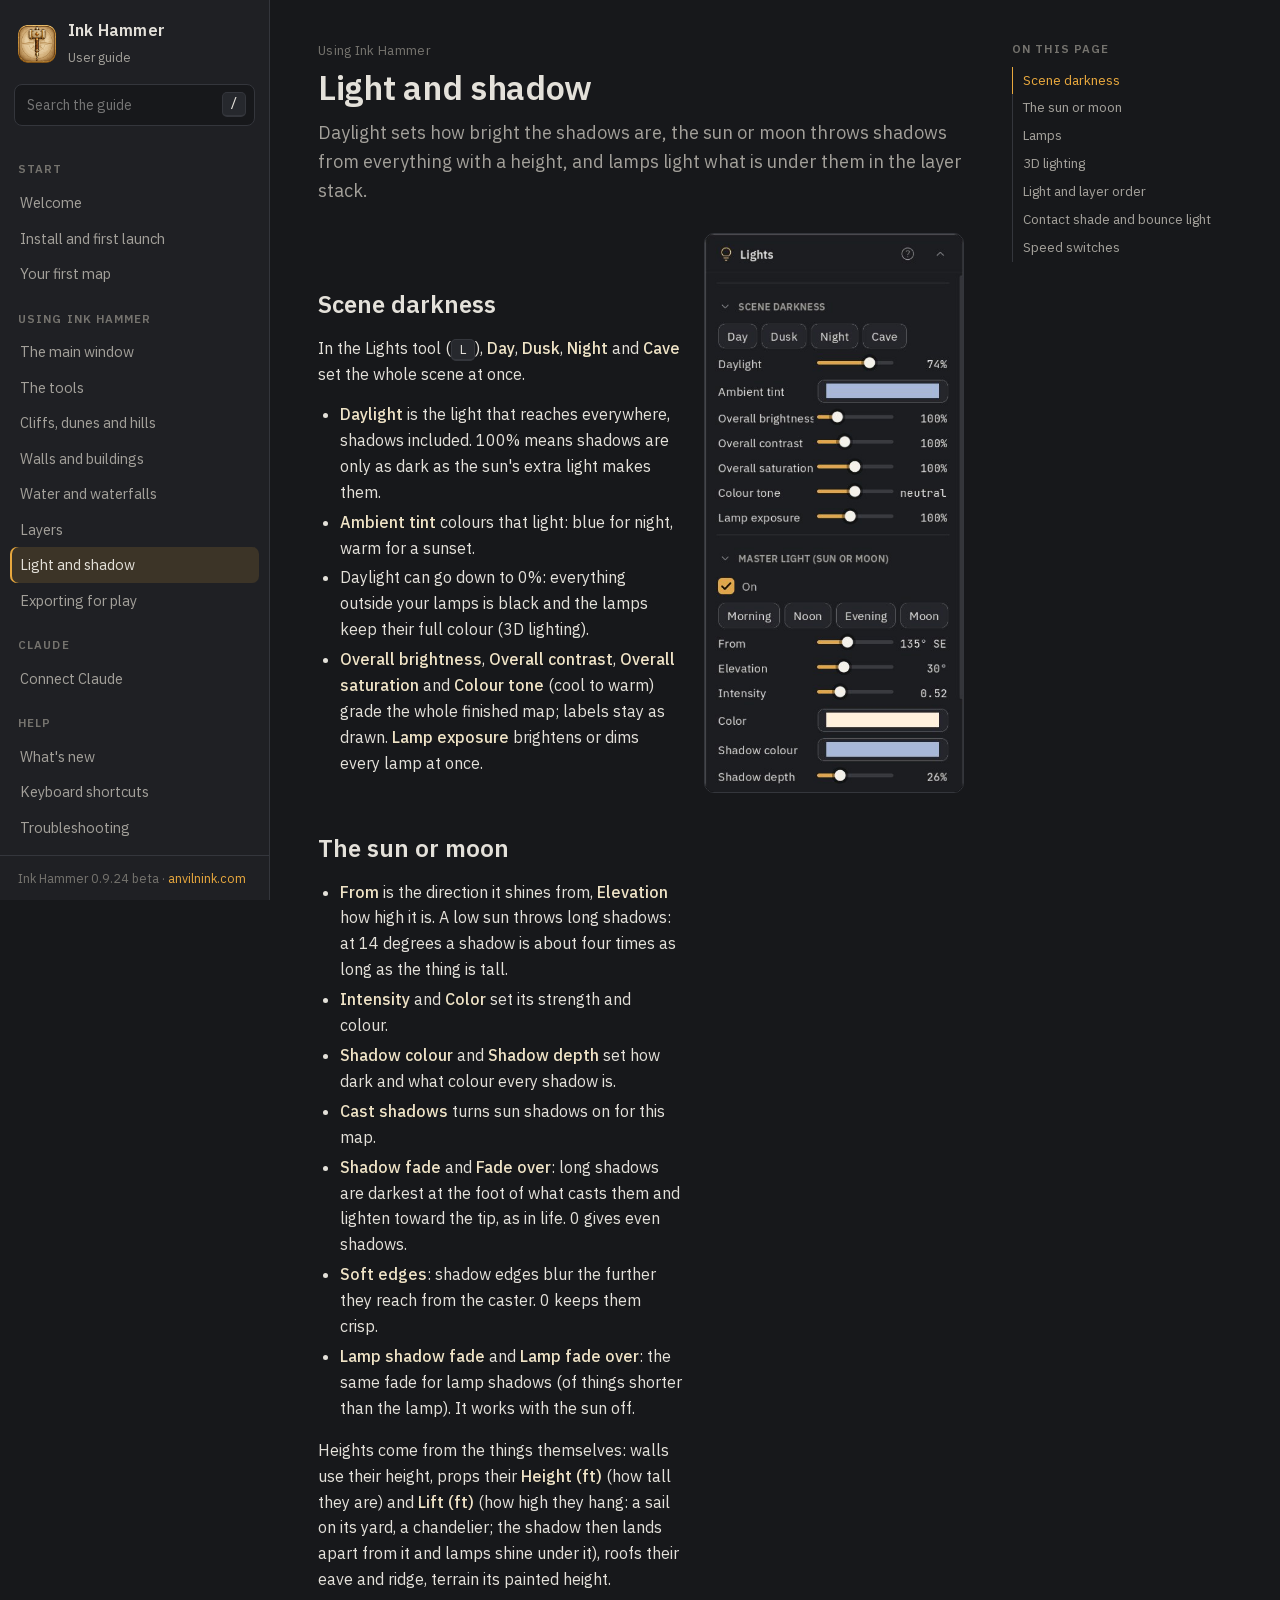
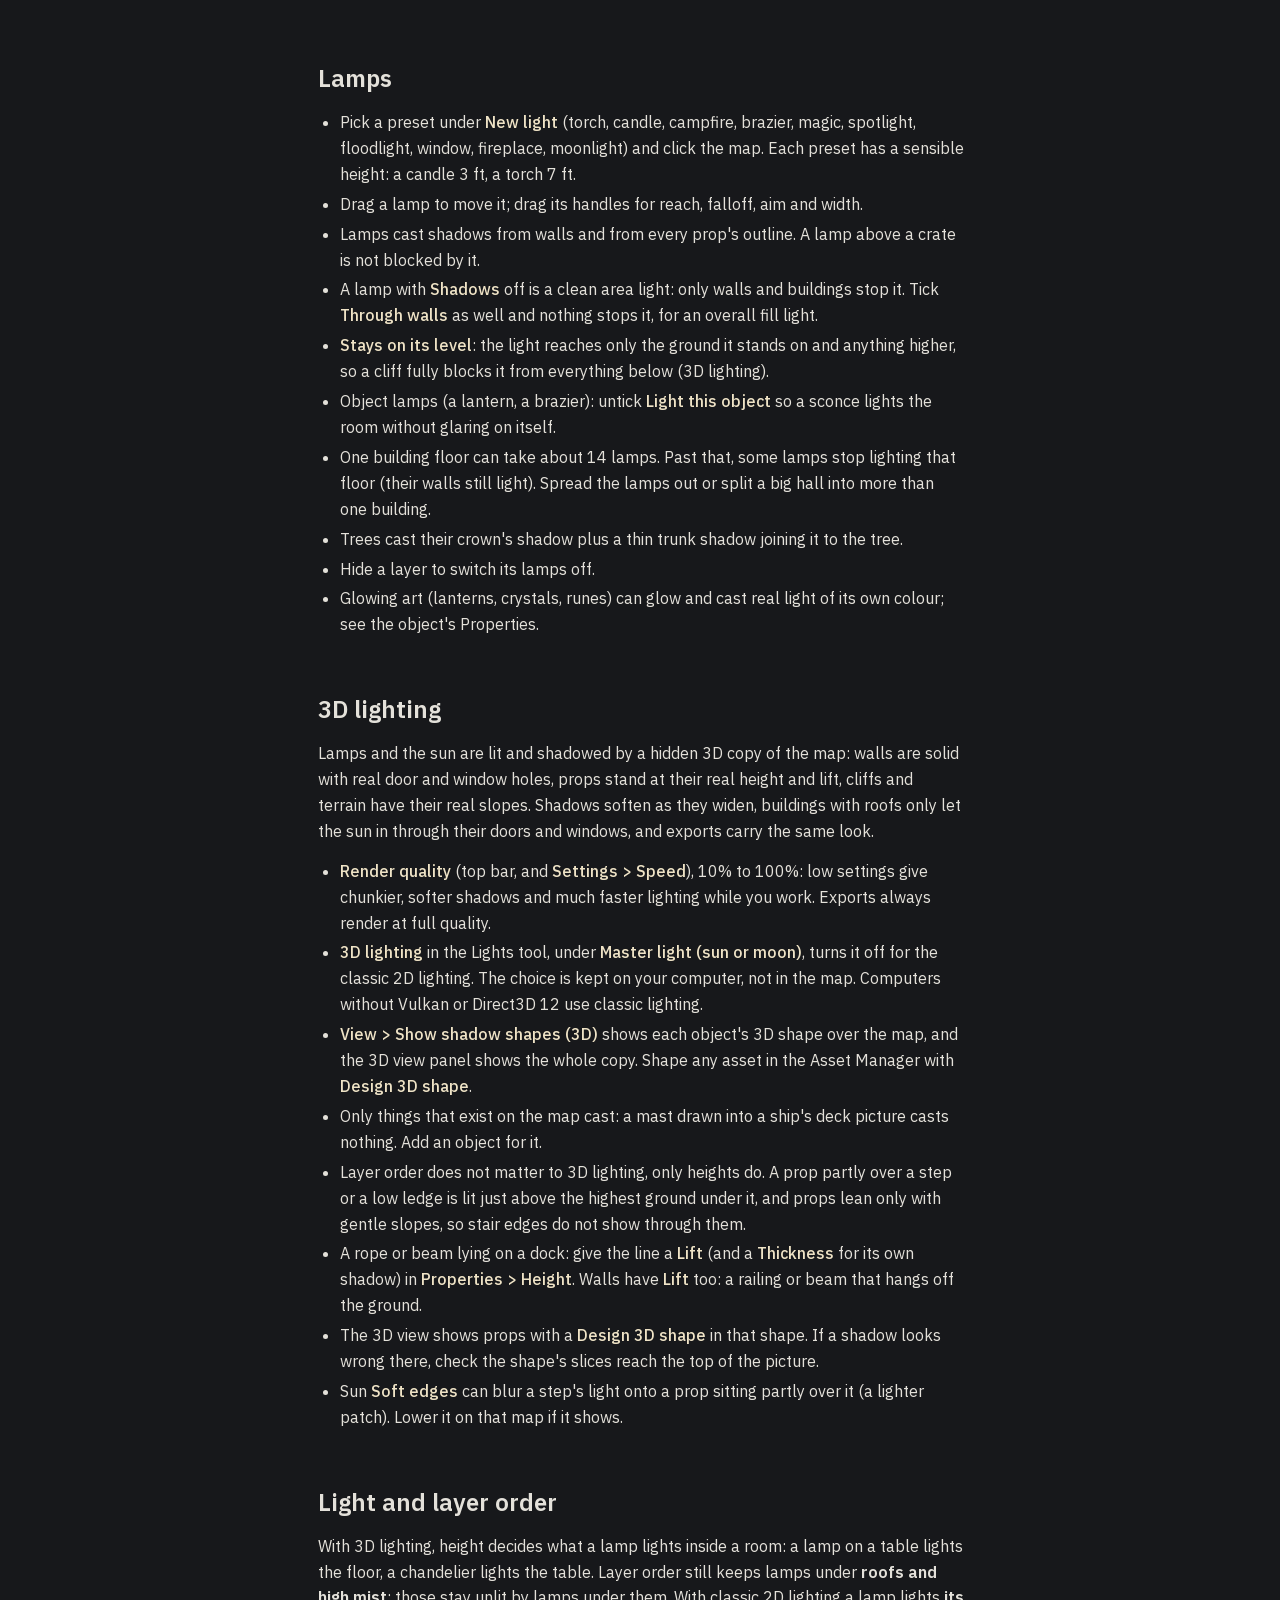
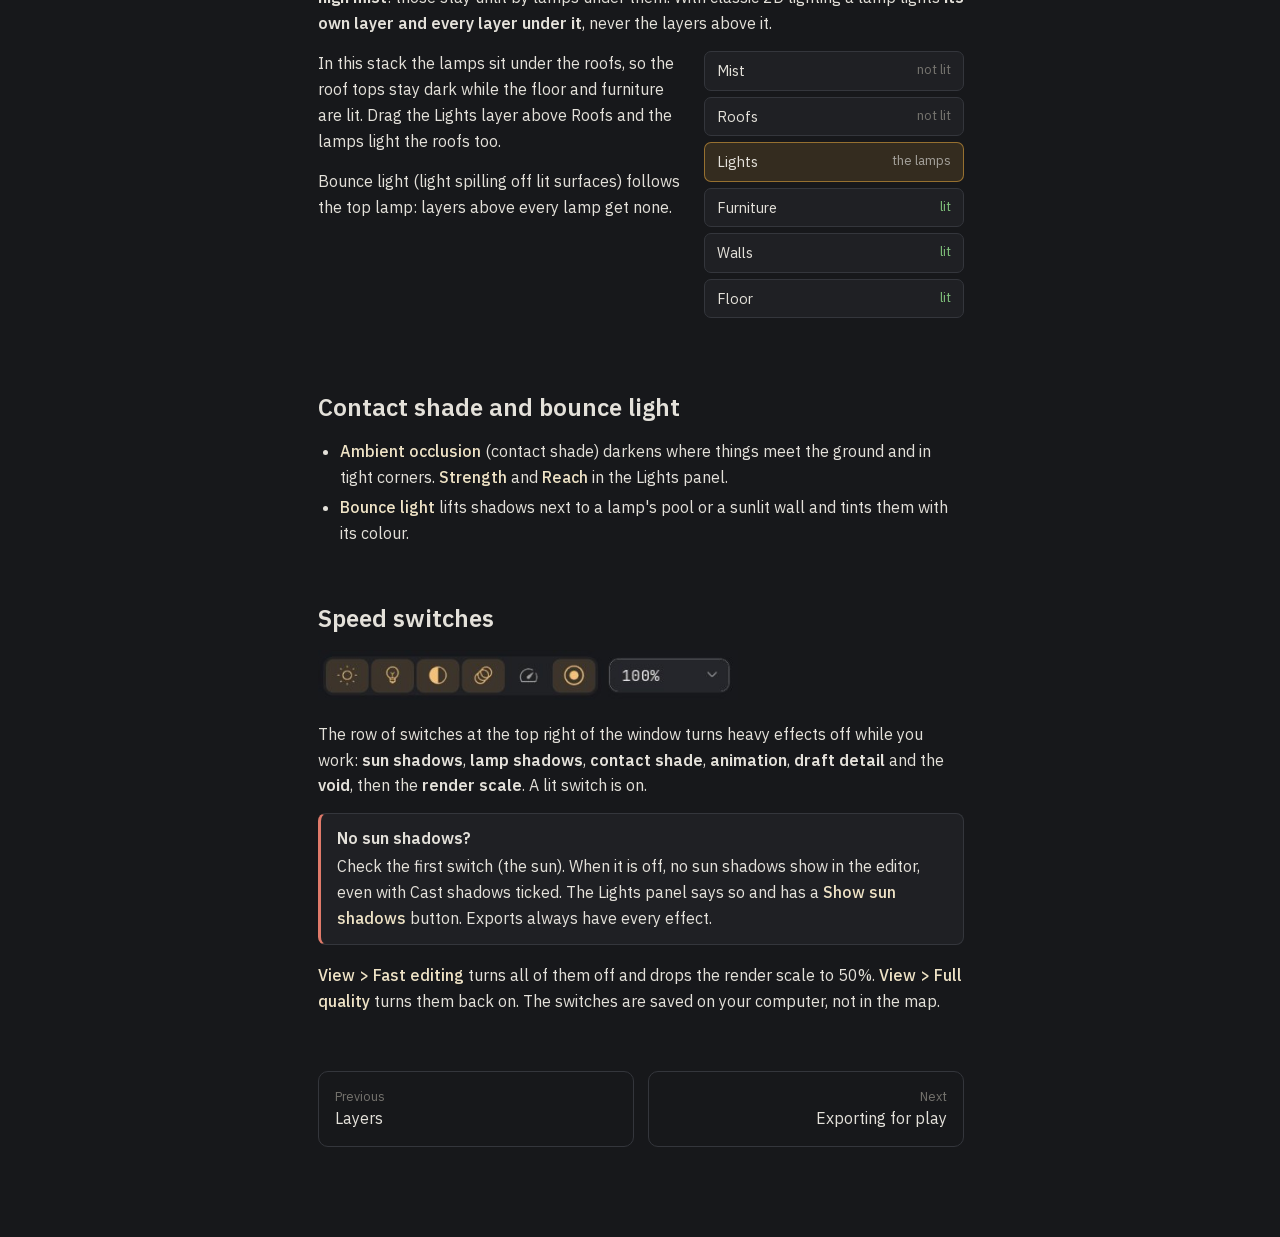
<file: lighting.html>
<!doctype html>
<html lang="en" class="no-js">
<head>
<meta charset="utf-8">
<meta name="viewport" content="width=device-width, initial-scale=1">
<title>Light and shadow | Ink Hammer guide</title>
<link rel="icon" href="assets/icon.png">
<link rel="stylesheet" href="assets/docs.css">
</head>
<body>
<main class="doc">
<div class="crumb">Using Ink Hammer</div>
<h1>Light and shadow</h1>
<p class="lede">Daylight sets how bright the shadows are, the sun or moon throws shadows from everything with a height, and lamps light what is under them in the layer stack.</p>

<div class="side-by-side">
  <div>
    <h2>Scene darkness</h2>
    <p>In the Lights tool (<kbd>L</kbd>), <span class="ui">Day</span>, <span class="ui">Dusk</span>, <span class="ui">Night</span> and <span class="ui">Cave</span> set the whole scene at once.</p>
    <ul>
      <li><span class="ui">Daylight</span> is the light that reaches everywhere, shadows included. 100% means shadows are only as dark as the sun's extra light makes them.</li>
      <li><span class="ui">Ambient tint</span> colours that light: blue for night, warm for a sunset.</li>
      <li>Daylight can go down to 0%: everything outside your lamps is black and the lamps keep their full colour (3D lighting).</li>
      <li><span class="ui">Overall brightness</span>, <span class="ui">Overall contrast</span>, <span class="ui">Overall saturation</span> and <span class="ui">Colour tone</span> (cool to warm) grade the whole finished map; labels stay as drawn. <span class="ui">Lamp exposure</span> brightens or dims every lamp at once.</li>
    </ul>

    <h2>The sun or moon</h2>
    <ul>
      <li><span class="ui">From</span> is the direction it shines from, <span class="ui">Elevation</span> how high it is. A low sun throws long shadows: at 14 degrees a shadow is about four times as long as the thing is tall.</li>
      <li><span class="ui">Intensity</span> and <span class="ui">Color</span> set its strength and colour.</li>
      <li><span class="ui">Shadow colour</span> and <span class="ui">Shadow depth</span> set how dark and what colour every shadow is.</li>
      <li><span class="ui">Cast shadows</span> turns sun shadows on for this map.</li>
      <li><span class="ui">Shadow fade</span> and <span class="ui">Fade over</span>: long shadows are darkest at the foot of what casts them and lighten toward the tip, as in life. 0 gives even shadows.</li>
      <li><span class="ui">Soft edges</span>: shadow edges blur the further they reach from the caster. 0 keeps them crisp.</li>
      <li><span class="ui">Lamp shadow fade</span> and <span class="ui">Lamp fade over</span>: the same fade for lamp shadows (of things shorter than the lamp). It works with the sun off.</li>
    </ul>
    <p>Heights come from the things themselves: walls use their height, props their <span class="ui">Height (ft)</span> (how tall they are) and <span class="ui">Lift (ft)</span> (how high they hang: a sail on its yard, a chandelier; the shadow then lands apart from it and lamps shine under it), roofs their eave and ridge, terrain its painted height.</p>
  </div>
  <figure><img class="zoom" src="img/panel-light.jpg" alt="The Lights panel"></figure>
</div>

<h2>Lamps</h2>
<ul>
  <li>Pick a preset under <span class="ui">New light</span> (torch, candle, campfire, brazier, magic, spotlight, floodlight, window, fireplace, moonlight) and click the map. Each preset has a sensible height: a candle 3 ft, a torch 7 ft.</li>
  <li>Drag a lamp to move it; drag its handles for reach, falloff, aim and width.</li>
  <li>Lamps cast shadows from walls and from every prop's outline. A lamp above a crate is not blocked by it.</li>
  <li>A lamp with <span class="ui">Shadows</span> off is a clean area light: only walls and buildings stop it. Tick <span class="ui">Through walls</span> as well and nothing stops it, for an overall fill light.</li>
  <li><span class="ui">Stays on its level</span>: the light reaches only the ground it stands on and anything higher, so a cliff fully blocks it from everything below (3D lighting).</li>
  <li>Object lamps (a lantern, a brazier): untick <span class="ui">Light this object</span> so a sconce lights the room without glaring on itself.</li>
  <li>One building floor can take about 14 lamps. Past that, some lamps stop lighting that floor (their walls still light). Spread the lamps out or split a big hall into more than one building.</li>
  <li>Trees cast their crown's shadow plus a thin trunk shadow joining it to the tree.</li>
  <li>Hide a layer to switch its lamps off.</li>
  <li>Glowing art (lanterns, crystals, runes) can glow and cast real light of its own colour; see the object's Properties.</li>
</ul>

<h2 id="light-3d">3D lighting</h2>
<p>Lamps and the sun are lit and shadowed by a hidden 3D copy of the map: walls are solid with real door and window holes, props stand at their real height and lift, cliffs and terrain have their real slopes. Shadows soften as they widen, buildings with roofs only let the sun in through their doors and windows, and exports carry the same look.</p>
<ul>
  <li><span class="ui">Render quality</span> (top bar, and <span class="ui">Settings &gt; Speed</span>), 10% to 100%: low settings give chunkier, softer shadows and much faster lighting while you work. Exports always render at full quality.</li>
  <li><span class="ui">3D lighting</span> in the Lights tool, under <span class="ui">Master light (sun or moon)</span>, turns it off for the classic 2D lighting. The choice is kept on your computer, not in the map. Computers without Vulkan or Direct3D 12 use classic lighting.</li>
  <li><span class="ui">View &gt; Show shadow shapes (3D)</span> shows each object's 3D shape over the map, and the 3D view panel shows the whole copy. Shape any asset in the Asset Manager with <span class="ui">Design 3D shape</span>.</li>
  <li>Only things that exist on the map cast: a mast drawn into a ship's deck picture casts nothing. Add an object for it.</li>
  <li>Layer order does not matter to 3D lighting, only heights do. A prop partly over a step or a low ledge is lit just above the highest ground under it, and props lean only with gentle slopes, so stair edges do not show through them.</li>
  <li>A rope or beam lying on a dock: give the line a <span class="ui">Lift</span> (and a <span class="ui">Thickness</span> for its own shadow) in <span class="ui">Properties &gt; Height</span>. Walls have <span class="ui">Lift</span> too: a railing or beam that hangs off the ground.</li>
  <li>The 3D view shows props with a <span class="ui">Design 3D shape</span> in that shape. If a shadow looks wrong there, check the shape's slices reach the top of the picture.</li>
  <li>Sun <span class="ui">Soft edges</span> can blur a step's light onto a prop sitting partly over it (a lighter patch). Lower it on that map if it shows.</li>
</ul>
<h2 id="layer-order">Light and layer order</h2>
<p>With 3D lighting, height decides what a lamp lights inside a room: a lamp on a table lights the floor, a chandelier lights the table. Layer order still keeps lamps under <b>roofs and high mist</b>: those stay unlit by lamps under them. With classic 2D lighting a lamp lights <b>its own layer and every layer under it</b>, never the layers above it.</p>
<div class="side-by-side">
  <div>
    <p>In this stack the lamps sit under the roofs, so the roof tops stay dark while the floor and furniture are lit. Drag the Lights layer above Roofs and the lamps light the roofs too.</p>
    <p>Bounce light (light spilling off lit surfaces) follows the top lamp: layers above every lamp get none.</p>
  </div>
  <div class="stack" aria-label="Example layer stack">
    <div class="dark">Mist <em>not lit</em></div>
    <div class="dark">Roofs <em>not lit</em></div>
    <div class="lamp">Lights <em>the lamps</em></div>
    <div class="lit">Furniture <em>lit</em></div>
    <div class="lit">Walls <em>lit</em></div>
    <div class="lit">Floor <em>lit</em></div>
  </div>
</div>

<h2>Contact shade and bounce light</h2>
<ul>
  <li><span class="ui">Ambient occlusion</span> (contact shade) darkens where things meet the ground and in tight corners. <span class="ui">Strength</span> and <span class="ui">Reach</span> in the Lights panel.</li>
  <li><span class="ui">Bounce light</span> lifts shadows next to a lamp's pool or a sunlit wall and tints them with its colour.</li>
</ul>

<h2 id="speed-switches">Speed switches</h2>
<figure><img src="img/speed-switches.jpg" alt="The speed switches" style="max-width:420px"></figure>
<p>The row of switches at the top right of the window turns heavy effects off while you work: <b>sun shadows</b>, <b>lamp shadows</b>, <b>contact shade</b>, <b>animation</b>, <b>draft detail</b> and the <b>void</b>, then the <b>render scale</b>. A lit switch is on.</p>
<div class="callout warn"><b>No sun shadows?</b><p>Check the first switch (the sun). When it is off, no sun shadows show in the editor, even with Cast shadows ticked. The Lights panel says so and has a <span class="ui">Show sun shadows</span> button. Exports always have every effect.</p></div>
<p><span class="ui">View &gt; Fast editing</span> turns all of them off and drops the render scale to 50%. <span class="ui">View &gt; Full quality</span> turns them back on. The switches are saved on your computer, not in the map.</p>
</main>
<script src="assets/shots.js"></script>
<script src="assets/search.js"></script>
<script src="assets/docs.js"></script>
</body>
</html>
</file>
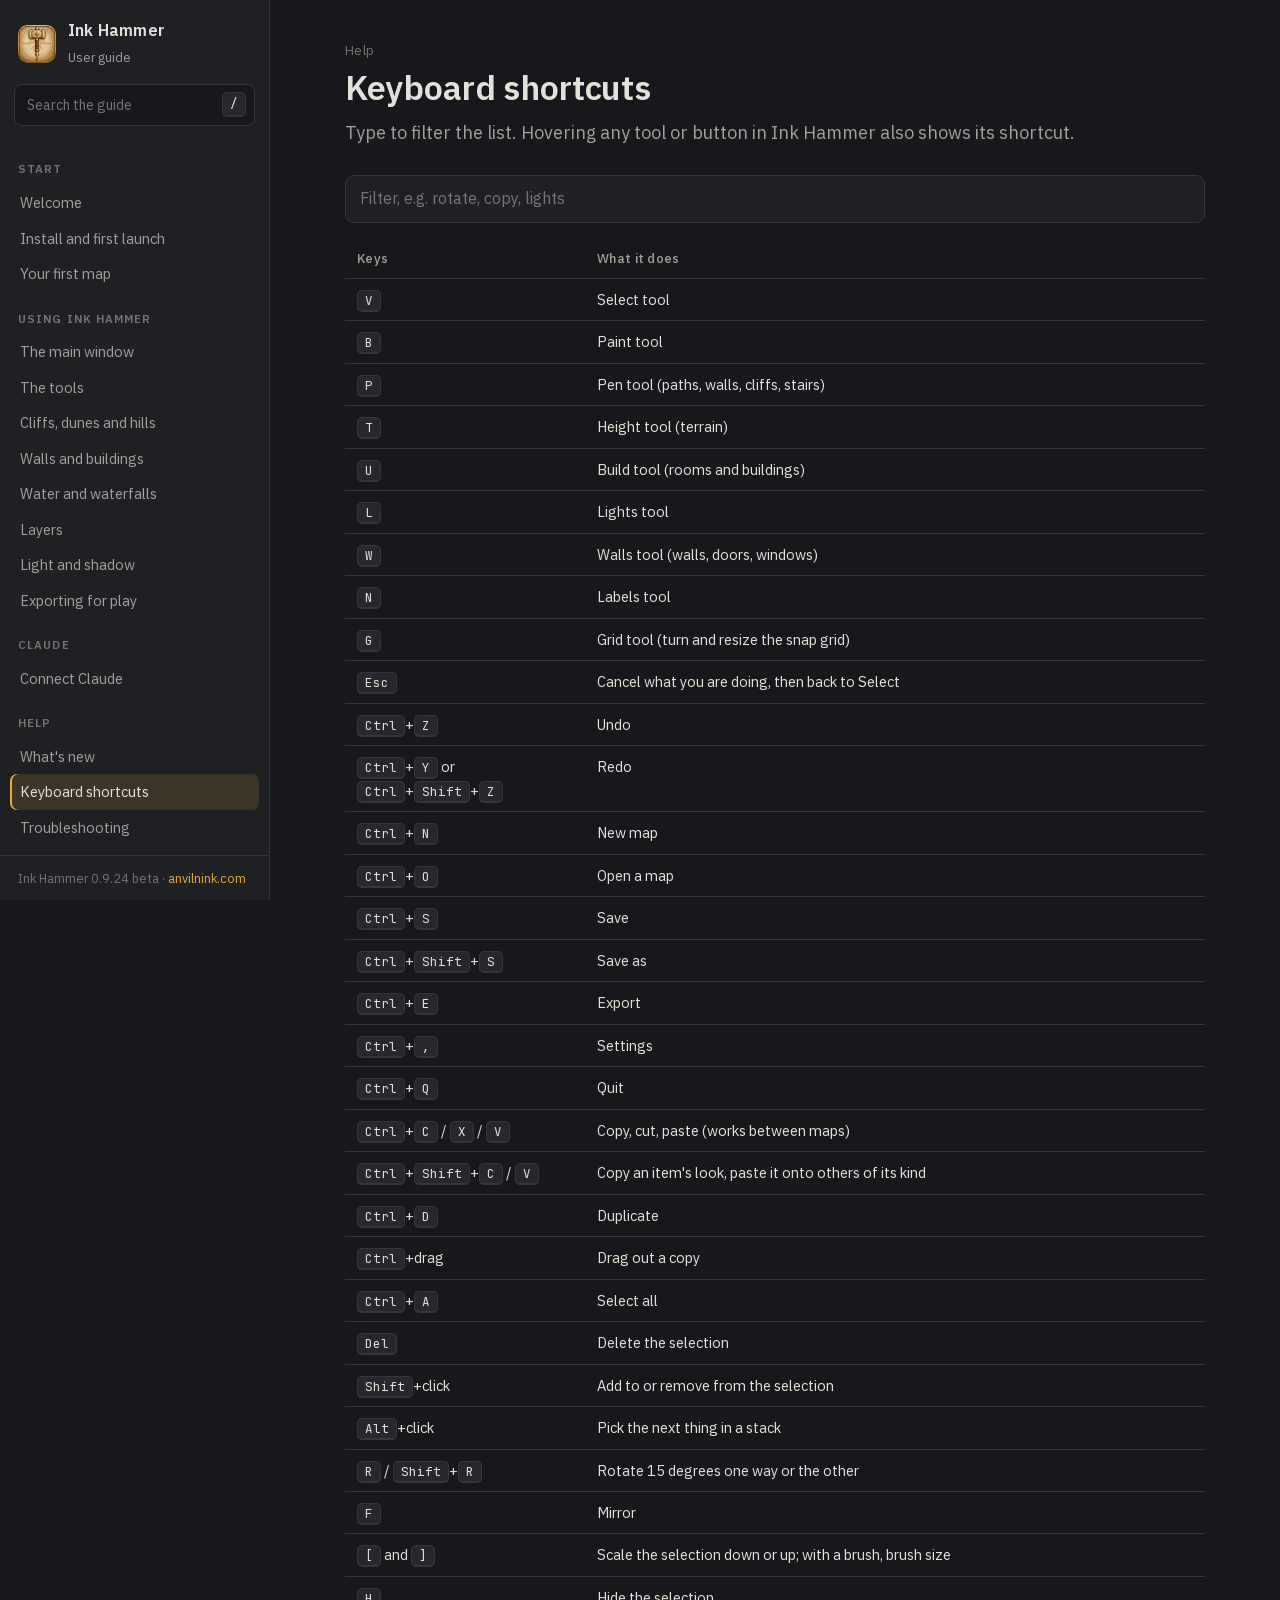
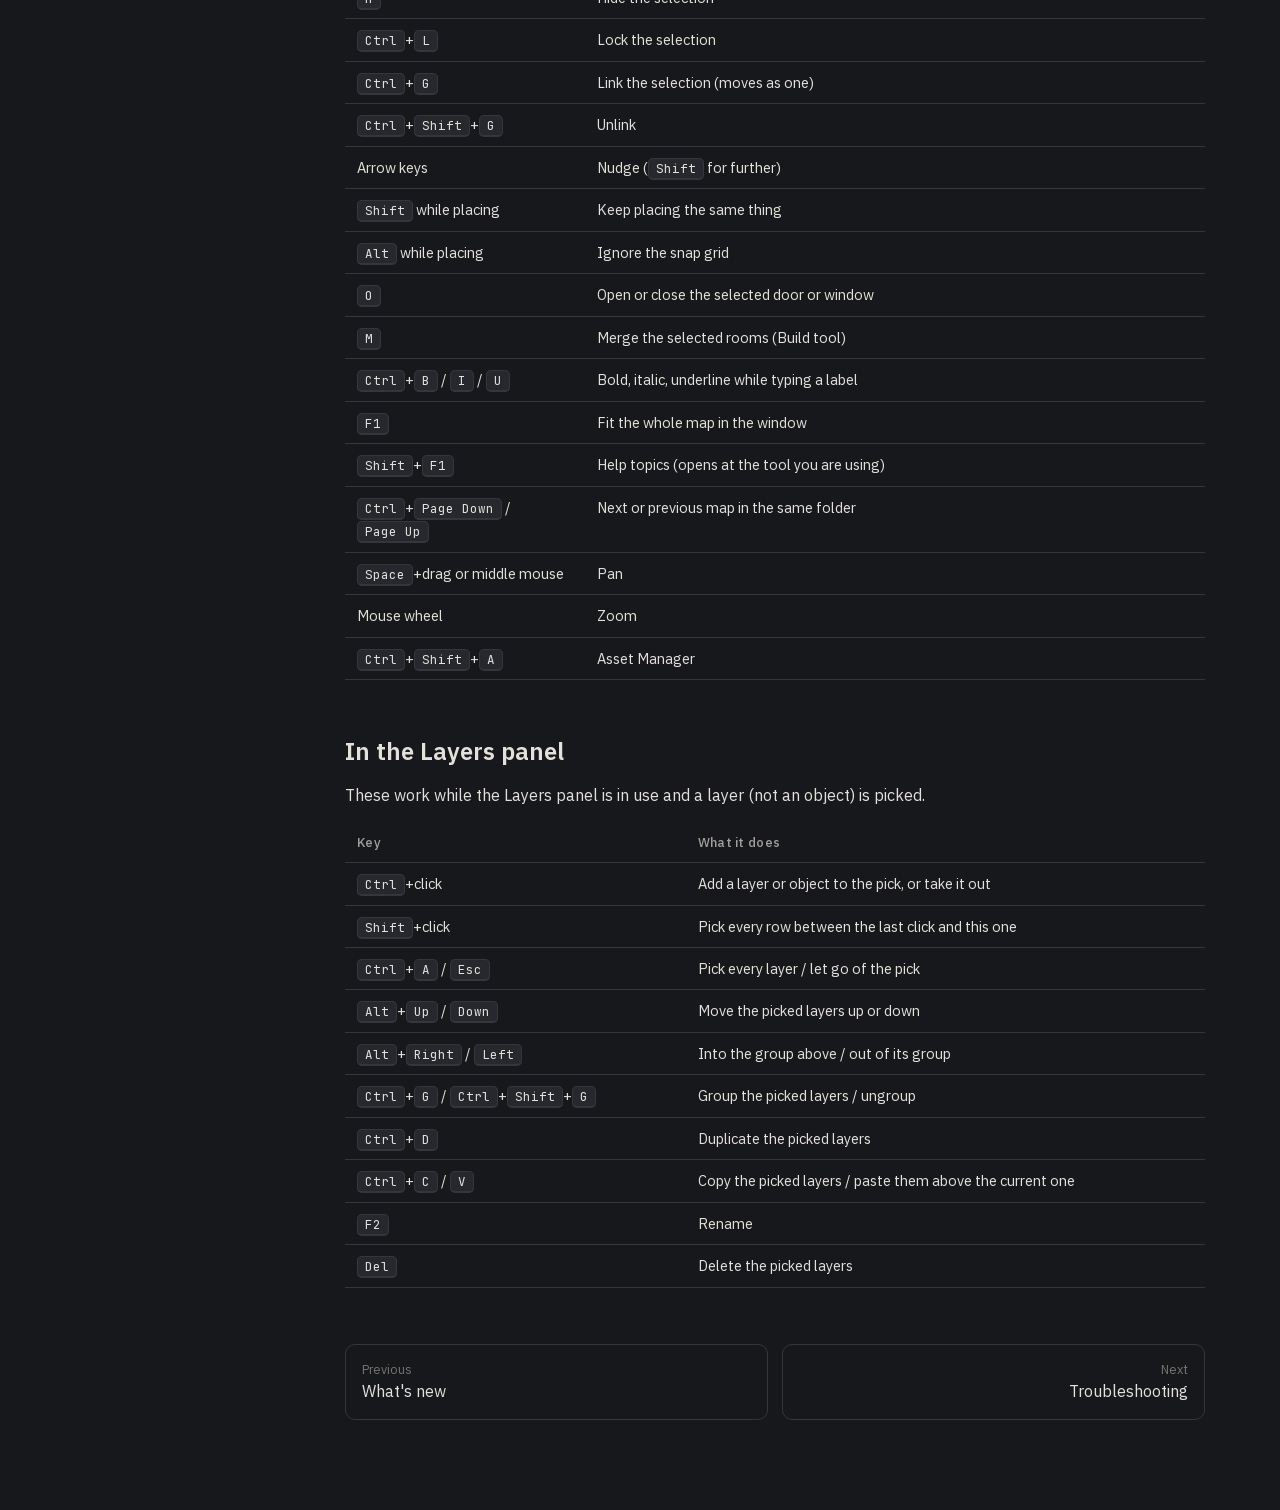
<file: shortcuts.html>
<!doctype html>
<html lang="en" class="no-js">
<head>
<meta charset="utf-8">
<meta name="viewport" content="width=device-width, initial-scale=1">
<title>Keyboard shortcuts | Ink Hammer guide</title>
<link rel="icon" href="assets/icon.png">
<link rel="stylesheet" href="assets/docs.css">
</head>
<body>
<main class="doc">
<div class="crumb">Help</div>
<h1>Keyboard shortcuts</h1>
<p class="lede">Type to filter the list. Hovering any tool or button in Ink Hammer also shows its shortcut.</p>

<input class="filter" data-target="#keys" placeholder="Filter, e.g. rotate, copy, lights" aria-label="Filter shortcuts">
<table id="keys">
  <thead><tr><th style="width:240px">Keys</th><th>What it does</th></tr></thead>
  <tbody>
    <tr><td><kbd>V</kbd></td><td>Select tool</td></tr>
    <tr><td><kbd>B</kbd></td><td>Paint tool</td></tr>
    <tr><td><kbd>P</kbd></td><td>Pen tool (paths, walls, cliffs, stairs)</td></tr>
    <tr><td><kbd>T</kbd></td><td>Height tool (terrain)</td></tr>
    <tr><td><kbd>U</kbd></td><td>Build tool (rooms and buildings)</td></tr>
    <tr><td><kbd>L</kbd></td><td>Lights tool</td></tr>
    <tr><td><kbd>W</kbd></td><td>Walls tool (walls, doors, windows)</td></tr>
    <tr><td><kbd>N</kbd></td><td>Labels tool</td></tr>
    <tr><td><kbd>G</kbd></td><td>Grid tool (turn and resize the snap grid)</td></tr>
    <tr><td><kbd>Esc</kbd></td><td>Cancel what you are doing, then back to Select</td></tr>
    <tr><td><kbd>Ctrl</kbd>+<kbd>Z</kbd></td><td>Undo</td></tr>
    <tr><td><kbd>Ctrl</kbd>+<kbd>Y</kbd> or <kbd>Ctrl</kbd>+<kbd>Shift</kbd>+<kbd>Z</kbd></td><td>Redo</td></tr>
    <tr><td><kbd>Ctrl</kbd>+<kbd>N</kbd></td><td>New map</td></tr>
    <tr><td><kbd>Ctrl</kbd>+<kbd>O</kbd></td><td>Open a map</td></tr>
    <tr><td><kbd>Ctrl</kbd>+<kbd>S</kbd></td><td>Save</td></tr>
    <tr><td><kbd>Ctrl</kbd>+<kbd>Shift</kbd>+<kbd>S</kbd></td><td>Save as</td></tr>
    <tr><td><kbd>Ctrl</kbd>+<kbd>E</kbd></td><td>Export</td></tr>
    <tr><td><kbd>Ctrl</kbd>+<kbd>,</kbd></td><td>Settings</td></tr>
    <tr><td><kbd>Ctrl</kbd>+<kbd>Q</kbd></td><td>Quit</td></tr>
    <tr><td><kbd>Ctrl</kbd>+<kbd>C</kbd> / <kbd>X</kbd> / <kbd>V</kbd></td><td>Copy, cut, paste (works between maps)</td></tr>
    <tr><td><kbd>Ctrl</kbd>+<kbd>Shift</kbd>+<kbd>C</kbd> / <kbd>V</kbd></td><td>Copy an item's look, paste it onto others of its kind</td></tr>
    <tr><td><kbd>Ctrl</kbd>+<kbd>D</kbd></td><td>Duplicate</td></tr>
    <tr><td><kbd>Ctrl</kbd>+drag</td><td>Drag out a copy</td></tr>
    <tr><td><kbd>Ctrl</kbd>+<kbd>A</kbd></td><td>Select all</td></tr>
    <tr><td><kbd>Del</kbd></td><td>Delete the selection</td></tr>
    <tr><td><kbd>Shift</kbd>+click</td><td>Add to or remove from the selection</td></tr>
    <tr><td><kbd>Alt</kbd>+click</td><td>Pick the next thing in a stack</td></tr>
    <tr><td><kbd>R</kbd> / <kbd>Shift</kbd>+<kbd>R</kbd></td><td>Rotate 15 degrees one way or the other</td></tr>
    <tr><td><kbd>F</kbd></td><td>Mirror</td></tr>
    <tr><td><kbd>[</kbd> and <kbd>]</kbd></td><td>Scale the selection down or up; with a brush, brush size</td></tr>
    <tr><td><kbd>H</kbd></td><td>Hide the selection</td></tr>
    <tr><td><kbd>Ctrl</kbd>+<kbd>L</kbd></td><td>Lock the selection</td></tr>
    <tr><td><kbd>Ctrl</kbd>+<kbd>G</kbd></td><td>Link the selection (moves as one)</td></tr>
    <tr><td><kbd>Ctrl</kbd>+<kbd>Shift</kbd>+<kbd>G</kbd></td><td>Unlink</td></tr>
    <tr><td>Arrow keys</td><td>Nudge (<kbd>Shift</kbd> for further)</td></tr>
    <tr><td><kbd>Shift</kbd> while placing</td><td>Keep placing the same thing</td></tr>
    <tr><td><kbd>Alt</kbd> while placing</td><td>Ignore the snap grid</td></tr>
    <tr><td><kbd>O</kbd></td><td>Open or close the selected door or window</td></tr>
    <tr><td><kbd>M</kbd></td><td>Merge the selected rooms (Build tool)</td></tr>
    <tr><td><kbd>Ctrl</kbd>+<kbd>B</kbd> / <kbd>I</kbd> / <kbd>U</kbd></td><td>Bold, italic, underline while typing a label</td></tr>
    <tr><td><kbd>F1</kbd></td><td>Fit the whole map in the window</td></tr>
    <tr><td><kbd>Shift</kbd>+<kbd>F1</kbd></td><td>Help topics (opens at the tool you are using)</td></tr>
    <tr><td><kbd>Ctrl</kbd>+<kbd>Page Down</kbd> / <kbd>Page Up</kbd></td><td>Next or previous map in the same folder</td></tr>
    <tr><td><kbd>Space</kbd>+drag or middle mouse</td><td>Pan</td></tr>
    <tr><td>Mouse wheel</td><td>Zoom</td></tr>
    <tr><td><kbd>Ctrl</kbd>+<kbd>Shift</kbd>+<kbd>A</kbd></td><td>Asset Manager</td></tr>
  </tbody>
</table>

<h2 id="layers-panel">In the Layers panel</h2>
<p>These work while the Layers panel is in use and a layer (not an object) is picked.</p>
<table>
  <thead><tr><th>Key</th><th>What it does</th></tr></thead>
  <tbody>
    <tr><td><kbd>Ctrl</kbd>+click</td><td>Add a layer or object to the pick, or take it out</td></tr>
    <tr><td><kbd>Shift</kbd>+click</td><td>Pick every row between the last click and this one</td></tr>
    <tr><td><kbd>Ctrl</kbd>+<kbd>A</kbd> / <kbd>Esc</kbd></td><td>Pick every layer / let go of the pick</td></tr>
    <tr><td><kbd>Alt</kbd>+<kbd>Up</kbd> / <kbd>Down</kbd></td><td>Move the picked layers up or down</td></tr>
    <tr><td><kbd>Alt</kbd>+<kbd>Right</kbd> / <kbd>Left</kbd></td><td>Into the group above / out of its group</td></tr>
    <tr><td><kbd>Ctrl</kbd>+<kbd>G</kbd> / <kbd>Ctrl</kbd>+<kbd>Shift</kbd>+<kbd>G</kbd></td><td>Group the picked layers / ungroup</td></tr>
    <tr><td><kbd>Ctrl</kbd>+<kbd>D</kbd></td><td>Duplicate the picked layers</td></tr>
    <tr><td><kbd>Ctrl</kbd>+<kbd>C</kbd> / <kbd>V</kbd></td><td>Copy the picked layers / paste them above the current one</td></tr>
    <tr><td><kbd>F2</kbd></td><td>Rename</td></tr>
    <tr><td><kbd>Del</kbd></td><td>Delete the picked layers</td></tr>
  </tbody>
</table>
</main>
<script src="assets/shots.js"></script>
<script src="assets/search.js"></script>
<script src="assets/docs.js"></script>
</body>
</html>
</file>
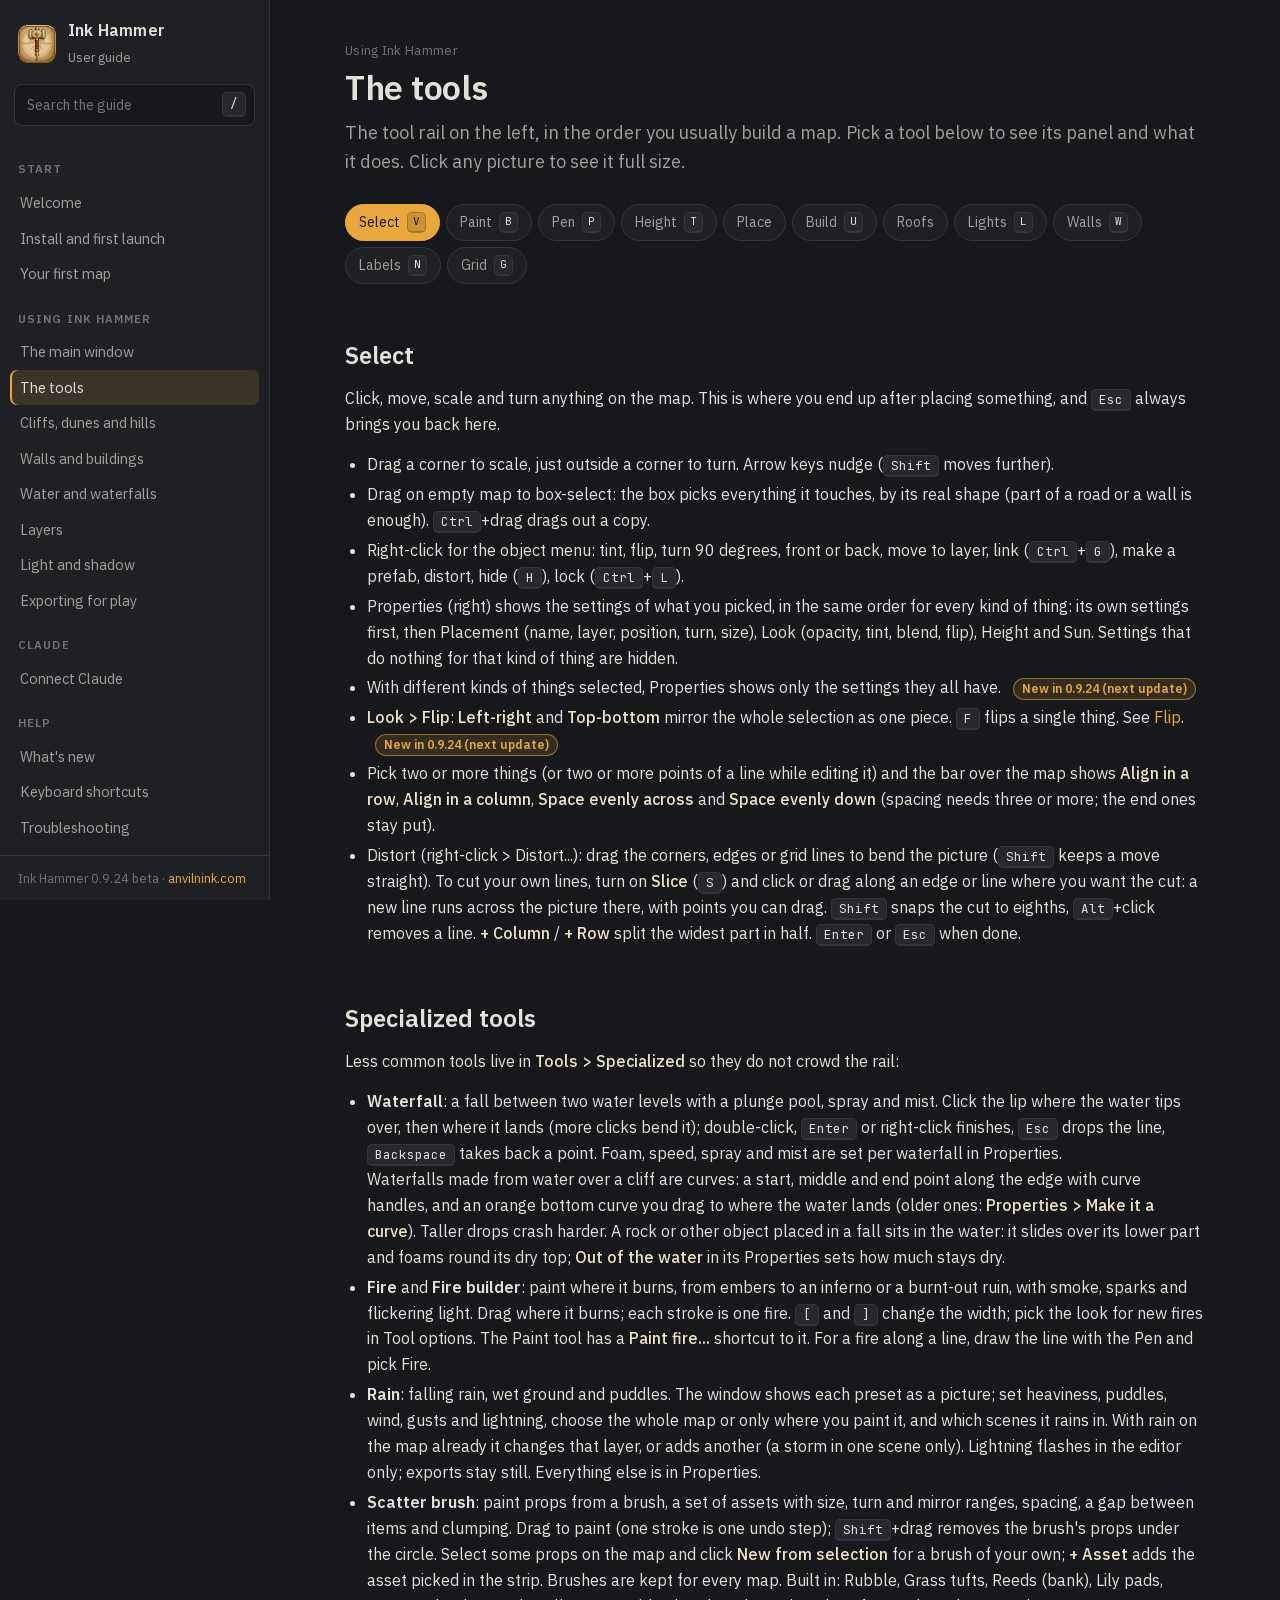
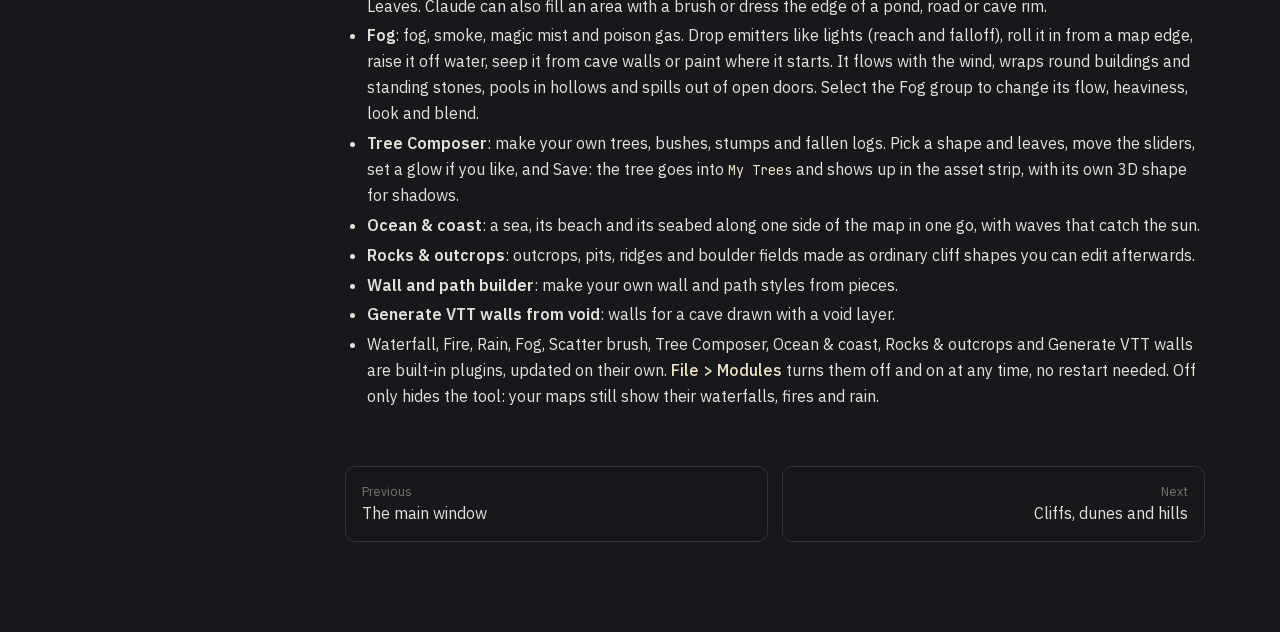
<file: tools.html>
<!doctype html>
<html lang="en" class="no-js">
<head>
<meta charset="utf-8">
<meta name="viewport" content="width=device-width, initial-scale=1">
<title>The tools | Ink Hammer guide</title>
<link rel="icon" href="assets/icon.png">
<link rel="stylesheet" href="assets/docs.css">
</head>
<body>
<main class="doc">
<div class="crumb">Using Ink Hammer</div>
<h1>The tools</h1>
<p class="lede">The tool rail on the left, in the order you usually build a map. Pick a tool below to see its panel and what it does. Click any picture to see it full size.</p>

<div class="tabs" id="tools">

<section class="tab" id="select" data-title="Select" data-key="V">
  <h2>Select</h2>
  <p>Click, move, scale and turn anything on the map. This is where you end up after placing something, and <kbd>Esc</kbd> always brings you back here.</p>
  <ul>
    <li>Drag a corner to scale, just outside a corner to turn. Arrow keys nudge (<kbd>Shift</kbd> moves further).</li>
    <li>Drag on empty map to box-select: the box picks everything it touches, by its real shape (part of a road or a wall is enough). <kbd>Ctrl</kbd>+drag drags out a copy.</li>
    <li>Right-click for the object menu: tint, flip, turn 90 degrees, front or back, move to layer, link (<kbd>Ctrl</kbd>+<kbd>G</kbd>), make a prefab, distort, hide (<kbd>H</kbd>), lock (<kbd>Ctrl</kbd>+<kbd>L</kbd>).</li>
    <li>Properties (right) shows the settings of what you picked, in the same order for every kind of thing: its own settings first, then Placement (name, layer, position, turn, size), Look (opacity, tint, blend, flip), Height and Sun. Settings that do nothing for that kind of thing are hidden.</li>
    <li>With different kinds of things selected, Properties shows only the settings they all have. <span class="since">New in 0.9.24</span></li>
    <li><span class="ui">Look &gt; Flip</span>: <span class="ui">Left-right</span> and <span class="ui">Top-bottom</span> mirror the whole selection as one piece. <kbd>F</kbd> flips a single thing. See <a href="walls.html#flip">Flip</a>. <span class="since">New in 0.9.24</span></li>
    <li>Pick two or more things (or two or more points of a line while editing it) and the bar over the map shows <span class="ui">Align in a row</span>, <span class="ui">Align in a column</span>, <span class="ui">Space evenly across</span> and <span class="ui">Space evenly down</span> (spacing needs three or more; the end ones stay put).</li>
    <li>Distort (right-click &gt; Distort...): drag the corners, edges or grid lines to bend the picture (<kbd>Shift</kbd> keeps a move straight). To cut your own lines, turn on <span class="ui">Slice</span> (<kbd>S</kbd>) and click or drag along an edge or line where you want the cut: a new line runs across the picture there, with points you can drag. <kbd>Shift</kbd> snaps the cut to eighths, <kbd>Alt</kbd>+click removes a line. <span class="ui">+ Column</span> / <span class="ui">+ Row</span> split the widest part in half. <kbd>Enter</kbd> or <kbd>Esc</kbd> when done.</li>
  </ul>
</section>

<section class="tab" id="paint" data-title="Paint" data-key="B">
  <h2>Paint</h2>
  <div class="side-by-side">
    <div>
      <p>Paints ground textures, water, roofs and the void (the darkness around a cave) onto the current layer. Pick a ground, water or void layer in Layers first; the panel changes with the layer kind.</p>
      <ul>
        <li>Brush size, strength, softness and a rough edge that follows the texture (stones and tufts show first).</li>
        <li><kbd>Ctrl</kbd>+drag on the map changes the brush size and softness.</li>
        <li>Hold <kbd>Shift</kbd> while painting for a straight line: it runs along whichever way the stroke first moves. Let go of <kbd>Shift</kbd> to paint freely again.</li>
        <li>Shape modes paint rectangles or click-the-corners shapes, handy for water and roofs.</li>
        <li>Each ground layer has its own look: turn, scale, tint, brightness, contrast.</li>
        <li>The row of buttons at the top of the panel adds a new paint layer at any time: ground, water, void, mist, roof or rain. The kind you are painting now is lit up.</li>
      </ul>
    </div>
    <figure><img class="zoom" src="img/panel-paint.jpg" alt="Paint tool panel"></figure>
  </div>
  <figure class="shot"><img src="img/tool-paint.jpg" alt="Paint tool"></figure>
</section>

<section class="tab" id="pen" data-title="Pen" data-key="P">
  <h2>Pen</h2>
  <div class="side-by-side">
    <div>
      <p>Draw any line, then decide what it is: a path, bridge, wall, cliff, waterfall, fire, a line of assets, a floor or stairs.</p>
      <ul>
        <li>Click to add points. Double-click, <kbd>Enter</kbd> or right-click finishes; click the first point to close the shape. Hold <kbd>Shift</kbd> as you finish to draw another.</li>
        <li>Change what a line is (path, wall, cliff...) any time in Properties.</li>
        <li>Each point has its own width. Right-click a point or segment to split, delete, straighten, bend or close the shape.</li>
        <li>Paths take textured style sets with end caps and corners. A bridge has its own deck height and casts a shadow into the drop.</li>
        <li><span class="ui">Pen &gt; Stairs</span> drags out freestanding stairs anywhere. Pick a look in Properties: Hewn block, Worn temple, Ruined, Rough cave, Dark wood or Weathered planks each mix their own step pieces and colour, so two flights on one map need not look the same.</li>
      </ul>
    </div>
    <figure><img class="zoom" src="img/panel-path.jpg" alt="Pen tool panel"></figure>
  </div>
  <h3>Curves and handles</h3>
  <ul>
    <li>Click and drag while drawing to pull a point out into a curve. The yellow handle shows the curve's direction.</li>
    <li>Drag the square at the end of a yellow handle to turn the curve. The other side turns with it, so the line stays smooth. Hold <kbd>Alt</kbd> to break the point and move one side on its own, for a sharp twist.</li>
    <li>Handles snap back to a standard length (about a third of the way to the next point) when you let go. Hold <kbd>Shift</kbd> as you let go to keep the length you dragged.</li>
    <li>On a finished line, double-click it to edit, then click a point in <span class="ui">Move points</span> or <span class="ui">Curve</span> mode to see its handles. A sharp point shows faded handles: drag one to make it a smooth curve point.</li>
    <li>This works for every Pen line: paths, walls, cliffs, waterfalls and fire.</li>
  </ul>
  <h3>Ropes, beams and garlands</h3>
  <ul>
    <li>A line that lies on something (a rope along a dock, a beam across a gap) gets <span class="ui">Lift (ft)</span> and <span class="ui">Thickness (ft)</span> in <span class="ui">Properties &gt; Height</span>, in steps down to 0.05 ft.</li>
    <li>Set <span class="ui">Lift</span> to the height of what it lies on, so it takes the light up there instead of that thing's shadow. A <span class="ui">Thickness</span> above 0 makes it cast its own thin shadow (about 0.2 for a rope). Both work with 3D lighting.</li>
  </ul>
  <h3>Cliffs, dunes and banks</h3>
  <p>Every cliff look with a picture, and the newer Breakup, Round top and Submerge settings: <a href="cliffs.html">Cliffs, dunes and hills</a>.</p>
  <ul>
    <li>Make a line a cliff in Properties. Close the shape for a plateau (or a pit with <span class="ui">Inside is: Low ground</span>). The line is the top edge; <span class="ui">Face depth</span> is how far the side reaches down.</li>
    <li><span class="ui">Look</span> sets a whole style in one go: painted rock, grey slabs, sandstone, earth bank, mountain blocks, snowy rock, <span class="ui">Sand dune</span> and <span class="ui">Earth slope</span>.</li>
    <li><span class="ui">Sides</span>: pick a rock face texture, or the <span class="ui">Texture</span> style for sand, earth or turf sides with no rock. <span class="ui">Runs down the slope</span> lays the texture along the drop; <span class="ui">Slope shade</span> darkens it toward the foot.</li>
    <li><span class="ui">Top</span>: a fill texture for the high ground, and a second texture in patches over it.</li>
    <li><span class="ui">Fade top</span> and <span class="ui">Fade foot</span> blend the side into the top and into the ground. With <span class="ui">Shadow</span> at 0 this makes a soft dune or bank instead of a hard edge.</li>
    <li>Keep the top's soft edge smaller than the face depth, or the top texture spreads onto the ground below.</li>
    <li><b>Foot line</b>: in line edit, drag the orange foot points to set where the face meets the ground: a gentle slope, a bulging face, a foot tucked under the top. Foot points have curve handles (<kbd>Alt</kbd> breaks the pair). <span class="ui">Properties &gt; Cliff &gt; Reset foot</span> puts it back.</li>
    <li><b>Soft slopes</b> for hills: <span class="ui">Style &gt; Soft slope</span> (or the <span class="ui">Grassy hill</span> look) draws no rock face. The ground shows through and the shape only raises it, so the sun and lamps shade the slope and it casts real shadows. The width is how long the slope is; with <span class="ui">Low ground</span> it makes a hollow.
      A soft slope has no sides of its own, so it takes no side texture: the slope shows your ground layers. <span class="ui">Fade top</span> and <span class="ui">Fade foot</span> fade the top texture out over its edge.</li>
    <li><b>Dunes and banks</b> with sand or soil all the way down: <span class="ui">Style &gt; Texture</span> (or the <span class="ui">Sand dune</span> look), a sand texture in <span class="ui">Sides</span> with <span class="ui">Texture colours</span> on, <span class="ui">Shadow</span> at 0, and <span class="ui">Fade top</span> and <span class="ui">Fade foot</span> to blend the side into the top and the ground. The top texture runs on under the whole top fade.</li>
    <li>Overlapping cliff shapes meet as solids. New cliffs start with a top fill of the ground they were drawn on.</li>
    <li>Objects on a clifftop edge stand by the 60% rule: mostly over the top, they stand on it; mostly over the drop, they stand below. In Properties an object on a slope can <span class="ui">Stand</span>, <span class="ui">Hug the slope</span> or be <span class="ui">Set into the face</span>.</li>
    <li>Bridge lines and bridge pieces (planks, logs, beams) rest on the ground under each end and run straight between them. Select a point on a bridge line to give it its own height.</li>
    <li>Tall props near a clifftop edge cast their sun shadow across the top. If a dark patch comes and goes as you move the edge, it is a prop's shadow: move the prop or lower its height.</li>
  </ul>
  <figure class="shot"><img src="img/tool-path.jpg" alt="Pen tool"></figure>
</section>

<section class="tab" id="height" data-title="Height" data-key="T">
  <h2>Height</h2>
  <div class="side-by-side">
    <div>
      <p>Raise and lower the ground. Hills shade themselves, cliff tops get an ink line, and low ground is hazier, like a hand-drawn map.</p>
      <ul>
        <li>Modes: Raise, Lower, Flatten, Smooth, Cliff (terraces) and Level (an exact height).</li>
        <li>Steep ground can show a cliff texture or a cliff set laid along every drop.</li>
        <li>Show heights draws the height map over the map; the status bar shows the height under the cursor.</li>
        <li>For sharp drawn cliffs, use <span class="ui">Pen</span> and make the line a cliff.</li>
      </ul>
    </div>
    <figure><img class="zoom" src="img/panel-height.jpg" alt="Height tool panel"></figure>
  </div>
  <figure class="shot"><img src="img/tool-height.jpg" alt="Height tool"></figure>
</section>

<section class="tab" id="place" data-title="Place">
  <h2>Place</h2>
  <p>Places the art you picked in the Assets panel at the bottom of the window.</p>
  <ol>
    <li>Choose a folder or type in <span class="ui">Search assets</span> (names and tags both work).</li>
    <li>Click a picture, then click the map. You go back to Select with the object ready to move.</li>
    <li>Hold <kbd>Shift</kbd> while clicking the map to place several in a row.</li>
  </ol>
  <p>The <span class="ui">Prefabs</span> tab places ready-made groups the same way. Each asset knows its size in squares and its height in feet, so it lands at the right scale and casts the right shadow.</p>
  <figure class="shot"><img src="img/editor.jpg" alt="The Assets panel along the bottom"><figcaption>The Assets panel runs along the bottom of the window.</figcaption></figure>
</section>

<section class="tab" id="build" data-title="Build" data-key="U">
  <h2>Build</h2>
  <div class="side-by-side">
    <div>
      <p>Draw rooms; the walls, floors, ink lines and doors are made for you. Thick walls go outside, thin ones between rooms.</p>
      <ul>
        <li>Draw a rectangle or click the corners of any shape. Draw inside a room to split it, beside it to add on.</li>
        <li><span class="ui">Round room</span>: drag a box for a circle or oval with smooth curved walls (a tower, a well house, a hut). Right-click a room in the Build tool &gt; <span class="ui">Make round</span> turns a room drawn as many short sides into a clean circle or oval. Doors and windows stay where they were.</li>
        <li>The tool bar over the map has the modes: rooms, wall lines, doors and windows, stairs, cut away, merge rooms (<kbd>M</kbd>).</li>
        <li>Doors have a hinge side, swing and open angle; windows have glass; archways leave a gap.</li>
        <li>Move, turn, flip or scale a whole building and the walls keep their thickness. Turning or sizing it turns and sizes the floor picture with it (a flip leaves the floor picture as it was).</li>
        <li>Right-click a wall &gt; <span class="ui">Delete this wall segment (corner to corner)</span> opens that wall. It stays open when you drag the other walls or corners, and light and shadow pass through the whole gap. To put it back, click the gap and press <kbd>Delete</kbd>.</li>
        <li><span class="ui">Add a roof</span> covers the building with a roof you can then shape in the Roofs tool.</li>
        <li><span class="ui">Curve</span> mode makes Bezier walls, like the Pen: drag a wall to bow it, drag out of a corner to pull smooth handles, drag a handle to shape the curve (<kbd>Alt</kbd> moves just that side). Double-click a corner to make it sharp again, a wall to straighten it. Adding a corner on a curved wall splits the curve and keeps its shape. Doors and windows on a curved wall bend with it.</li>
        <li><kbd>Shift</kbd>+click corners to pick several: drag one to move them all, arrows nudge, <kbd>Delete</kbd> removes them, and the align bar over the map lines them up or spaces them.</li>
        <li>Pick a room for <span class="ui">Raised floor</span> (a quarterdeck, a stage, a dais) and <span class="ui">Wall height</span> (a ship's rail at 3 ft, a cabin at 8 ft). Props, lamps and stairs on a raised floor stand that high and its edge casts a shadow. Delete the wall between a raised room and the one below for an open step. For a ship, untick <span class="ui">Roofed</span> so the deck gets the sun.</li>
        <li>Floors and walls without walls: set <span class="ui">Walls &gt; Height</span> to 0 (or press <span class="ui">Floor only (no walls)</span>) for a dock, a deck or a stage: just the floor with an ink edge, no wall art, no wall shadows. A single room can do the same with its own <span class="ui">Wall height</span> at 0; a wall it shares with a walled room keeps that room's height. <span class="ui">Roofed</span> is a toggle: under Walls for the whole building, and on each selected room. Untick it for a deck or a courtyard so the sun reaches the floor.</li>
        <li><span class="ui">Lift</span> (Properties &gt; Height, or <span class="ui">Floor</span> in the Build tool): raise the whole building, its 1 ft thick floor and its walls, this many ft over the highest ground under its corners, like a prop's Lift. The ground, water or chasm under it stays, so a lifted dock across a river or a chasm is a bridge with its shadow below, and props on it stand on it.</li>
        <li>Pictures for the floor, the wall fill and the wall art are buttons: click one to open the picker, with a search box and <span class="ui">Textures</span> or <span class="ui">Everything</span> (any picture in your library, such as grass as a floor). The panel is split into <span class="ui">Building</span>, <span class="ui">Floor</span> and <span class="ui">Walls</span>.</li>
        <li>Colours: right-click a building &gt; <span class="ui">Tint</span> colours its floors and walls; <span class="ui">Floor &gt; Colour</span> colours the floor only, for the whole building or one room (select it).</li>
        <li><span class="ui">Merge</span> joins the picked rooms into one room with one outline, so no line or stray corners stay where they met. Rooms merged in older builds: press <span class="ui">Tidy &gt; Clean up</span>. Clean up also drops deleted-wall marks that no longer sit on any wall.</li>
        <li><span class="ui">Floor hole</span>: an opening in a room's floor (a hatch, a stairwell, a gap in a deck). Pick <span class="ui">Rectangle</span>, <span class="ui">Round</span> or <span class="ui">Shape</span> (click the corners) and draw it inside a room. The walls stay and the hole gets an ink edge; on a level above, the level below shows through it. Click a hole in <span class="ui">Select / move</span> to drag it, drag its corners to reshape it, nudge it with the arrow keys, or set its <span class="ui">Width</span>, <span class="ui">Depth</span> and <span class="ui">Edge</span> (ink line, raised lip, none) in the panel. Right-click its edge to add a corner, a corner to remove it.</li>
        <li>Stairs: <span class="ui">Fade to</span> runs the steps toward a colour along the flight, going up or down. Lower its alpha (transparency) and the steps fade out toward the far end; steps faded nearly out cast no shadow.</li>
        <li>Distort a flight (right-click &gt; <span class="ui">Distort...</span>) to bend it: the steps, the well and their shadows follow the new shape.</li>
        <li><span class="ui">Edit &gt; Copy settings</span> on stairs copies their look (art, colour, fade) onto every flight you paste it on.</li>
        <li>A ship at sea: pick the building and tick <span class="ui">Under way</span> under <span class="ui">Sailing</span> in Properties (shown when the map has water). The water draws a bow wave, a foam line along the hull, a V of waves behind it and churned water astern. Drag the blue arrow to turn the heading; <span class="ui">V lines</span> sets how far the two white lines of the V run back from the bow. Speed 0 leaves it at anchor with just the foam line.</li>
      </ul>
    </div>
    <figure><img class="zoom" src="img/panel-structure.jpg" alt="Build tool panel"></figure>
  </div>
  <figure class="shot"><img src="img/tool-structure.jpg" alt="Build tool"></figure>
</section>

<section class="tab" id="roofs" data-title="Roofs">
  <h2>Roofs</h2>
  <div class="side-by-side">
    <div>
      <p>Draw roofs and shape them: hip, gable, shed, flat, cone, dome and barrel.</p>
      <ul>
        <li><span class="ui">Shapes</span>: drag out a rectangle, round, octagon, L, T, U or cross. Hold <kbd>Shift</kbd> to add to a roof, <kbd>Alt</kbd> to cut from it.</li>
        <li><span class="ui">Edit lines</span>: drag the ridge, hips and corners; double-click a line to add a point and bend it; drag two points together to join them. Right-click an end to make it a gable or a hip.</li>
        <li><span class="ui">Draw line</span>: draw a line across a roof to split a slope.</li>
        <li><span class="ui">Faces</span>: give any slope its own texture, size and turn. Double-click a slope in Edit lines for quick turns.</li>
        <li>Ridge and hip caps, a gutter along the eave, and a faint shadow under both.</li>
        <li><span class="ui">Eave height</span> is how high the bottom edge sits above the ground. It sets shadow length.</li>
      </ul>
    </div>
    <figure><img class="zoom" src="img/panel-roof.jpg" alt="Roofs tool panel"></figure>
  </div>
  <figure class="shot"><img src="img/tool-roof.jpg" alt="Roofs tool"></figure>
</section>

<section class="tab" id="lights" data-title="Lights" data-key="L">
  <h2>Lights</h2>
  <div class="side-by-side">
    <div>
      <p>Set the daylight and the sun, and place lamps.</p>
      <ul>
        <li><span class="ui">Scene darkness</span>: Day, Dusk, Night, Cave. <span class="ui">Daylight</span> is how bright the shadows are.</li>
        <li><span class="ui">Master light</span>: the sun or moon, where it comes from, how high, how strong, and whether it casts shadows.</li>
        <li><span class="ui">New light</span>: torch, candle, campfire, brazier, magic, spotlight, floodlight, window, fireplace, moonlight. Click a preset, then click the map.</li>
        <li>Drag a lamp's handles to change its reach, falloff, aim and width.</li>
      </ul>
      <p>More in <a href="lighting.html">Light and shadow</a>.</p>
    </div>
    <figure><img class="zoom" src="img/panel-light.jpg" alt="Lights tool panel"></figure>
  </div>
  <figure class="shot"><img src="img/tool-light.jpg" alt="Lights tool"></figure>
</section>

<section class="tab" id="walls" data-title="Walls" data-key="W">
  <h2>Walls</h2>
  <div class="side-by-side">
    <div>
      <p>Draw single walls (outside the Build tool), and add doors, windows and openings to any wall.</p>
      <p>Every wall style with a picture, Lift, Flip and roof blend: <a href="walls.html">Walls and buildings</a>.</p>
      <ul>
        <li>A wall can be 0 ft tall (Properties &gt; Height): a textured line on the map. It casts no shadow, lets light through and is left out of VTT walls.</li>
        <li>Walls edit like Pen lines: points, widths, curves.</li>
        <li>Doors and windows snap to a wall, cut their own opening and slide along it. Open, close, flip, lock or make them one-way.</li>
        <li>Wall kinds: normal, invisible (for the virtual tabletop only) and terrain (blocks sight, not movement).</li>
        <li><span class="ui">Walls view</span> (top bar) shows what a virtual tabletop will get.</li>
      </ul>
    </div>
    <figure><img class="zoom" src="img/panel-wall.jpg" alt="Walls tool panel"></figure>
  </div>
  <figure class="shot"><img src="img/tool-wall.jpg" alt="Walls tool"></figure>
</section>

<section class="tab" id="labels" data-title="Labels" data-key="N">
  <h2>Labels</h2>
  <div class="side-by-side">
    <div>
      <p>Notes for the game master (a trap, a monster, stairs down) that sit over everything and are never lit.</p>
      <ul>
        <li>Click to add a label, double-click to type in it. <kbd>Ctrl</kbd>+<kbd>B</kbd>, <kbd>I</kbd> and <kbd>U</kbd> for bold, italic and underline.</li>
        <li>Pull arrows out of the box edge and aim them. Drop a tip back on the box to remove it.</li>
        <li><span class="ui">Show in exports</span> decides whether a label goes into exported pictures. Export can also write a DM copy and a clean player copy.</li>
      </ul>
    </div>
    <figure><img class="zoom" src="img/panel-label.jpg" alt="Labels tool panel"></figure>
  </div>
  <figure class="shot"><img src="img/tool-label.jpg" alt="Labels tool"></figure>
</section>

<section class="tab" id="grid" data-title="Grid" data-key="G">
  <h2>Grid</h2>
  <p>Turns and resizes the snap guide, so you can line things up with a building drawn at an angle. The map's own grid never moves, so exports and virtual tabletops stay aligned.</p>
  <ul>
    <li>Square, pointy hex and flat hex grids. Snap to corners, centres or edge middles.</li>
    <li>Hold <kbd>Alt</kbd> while placing to ignore the snap.</li>
    <li>Grid line colour and strength are in <span class="ui">File &gt; Settings</span>.</li>
  </ul>
</section>

</div>

<h2 id="specialized-tools">Specialized tools</h2>
<p>Less common tools live in <span class="ui">Tools &gt; Specialized</span> so they do not crowd the rail:</p>
<ul>
  <li><b>Waterfall</b>: a fall between two water levels with a plunge pool, spray and mist. Click the lip where the water tips over, then where it lands (more clicks bend it); double-click, <kbd>Enter</kbd> or right-click finishes, <kbd>Esc</kbd> drops the line, <kbd>Backspace</kbd> takes back a point. Foam, speed, spray and mist are set per waterfall in Properties.
    <br>Waterfalls made from water over a cliff are curves: a start, middle and end point along the edge with curve handles, and an orange bottom curve you drag to where the water lands (older ones: <span class="ui">Properties &gt; Make it a curve</span>). Taller drops crash harder. A rock or other object placed in a fall sits in the water: it slides over its lower part and foams round its dry top; <span class="ui">Out of the water</span> in its Properties sets how much stays dry.</li>
  <li><b>Fire</b> and <b>Fire builder</b>: paint where it burns, from embers to an inferno or a burnt-out ruin, with smoke, sparks and flickering light. Drag where it burns; each stroke is one fire. <kbd>[</kbd> and <kbd>]</kbd> change the width; pick the look for new fires in Tool options. The Paint tool has a <span class="ui">Paint fire...</span> shortcut to it. For a fire along a line, draw the line with the Pen and pick Fire.</li>
  <li><b>Rain</b>: falling rain, wet ground and puddles. The window shows each preset as a picture; set heaviness, puddles, wind, gusts and lightning, choose the whole map or only where you paint it, and which scenes it rains in. With rain on the map already it changes that layer, or adds another (a storm in one scene only). Lightning flashes in the editor only; exports stay still. Everything else is in Properties.</li>
  <li><b>Scatter brush</b>: paint props from a brush, a set of assets with size, turn and mirror ranges, spacing, a gap between items and clumping. Drag to paint (one stroke is one undo step); <kbd>Shift</kbd>+drag removes the brush's props under the circle. Select some props on the map and click <span class="ui">New from selection</span> for a brush of your own; <span class="ui">+ Asset</span> adds the asset picked in the strip. Brushes are kept for every map. Built in: Rubble, Grass tufts, Reeds (bank), Lily pads, Leaves. Claude can also fill an area with a brush or dress the edge of a pond, road or cave rim.</li>
  <li><b>Fog</b>: fog, smoke, magic mist and poison gas. Drop emitters like lights (reach and falloff), roll it in from a map edge, raise it off water, seep it from cave walls or paint where it starts. It flows with the wind, wraps round buildings and standing stones, pools in hollows and spills out of open doors. Select the Fog group to change its flow, heaviness, look and blend.</li>
  <li><b>Tree Composer</b>: make your own trees, bushes, stumps and fallen logs. Pick a shape and leaves, move the sliders, set a glow if you like, and Save: the tree goes into <span class="path">My Trees</span> and shows up in the asset strip, with its own 3D shape for shadows.</li>
  <li><b>Ocean &amp; coast</b>: a sea, its beach and its seabed along one side of the map in one go, with waves that catch the sun.</li>
  <li><b>Rocks &amp; outcrops</b>: outcrops, pits, ridges and boulder fields made as ordinary cliff shapes you can edit afterwards.</li>
  <li><b>Wall and path builder</b>: make your own wall and path styles from pieces.</li>
  <li><b>Generate VTT walls from void</b>: walls for a cave drawn with a void layer.</li>
  <li>Waterfall, Fire, Rain, Fog, Scatter brush, Tree Composer, Ocean &amp; coast, Rocks &amp; outcrops and Generate VTT walls are built-in plugins, updated on their own. <span class="ui">File &gt; Modules</span> turns them off and on at any time, no restart needed. Off only hides the tool: your maps still show their waterfalls, fires and rain.</li>
</ul>
</main>
<script src="assets/shots.js"></script>
<script src="assets/search.js"></script>
<script src="assets/docs.js"></script>
</body>
</html>
</file>
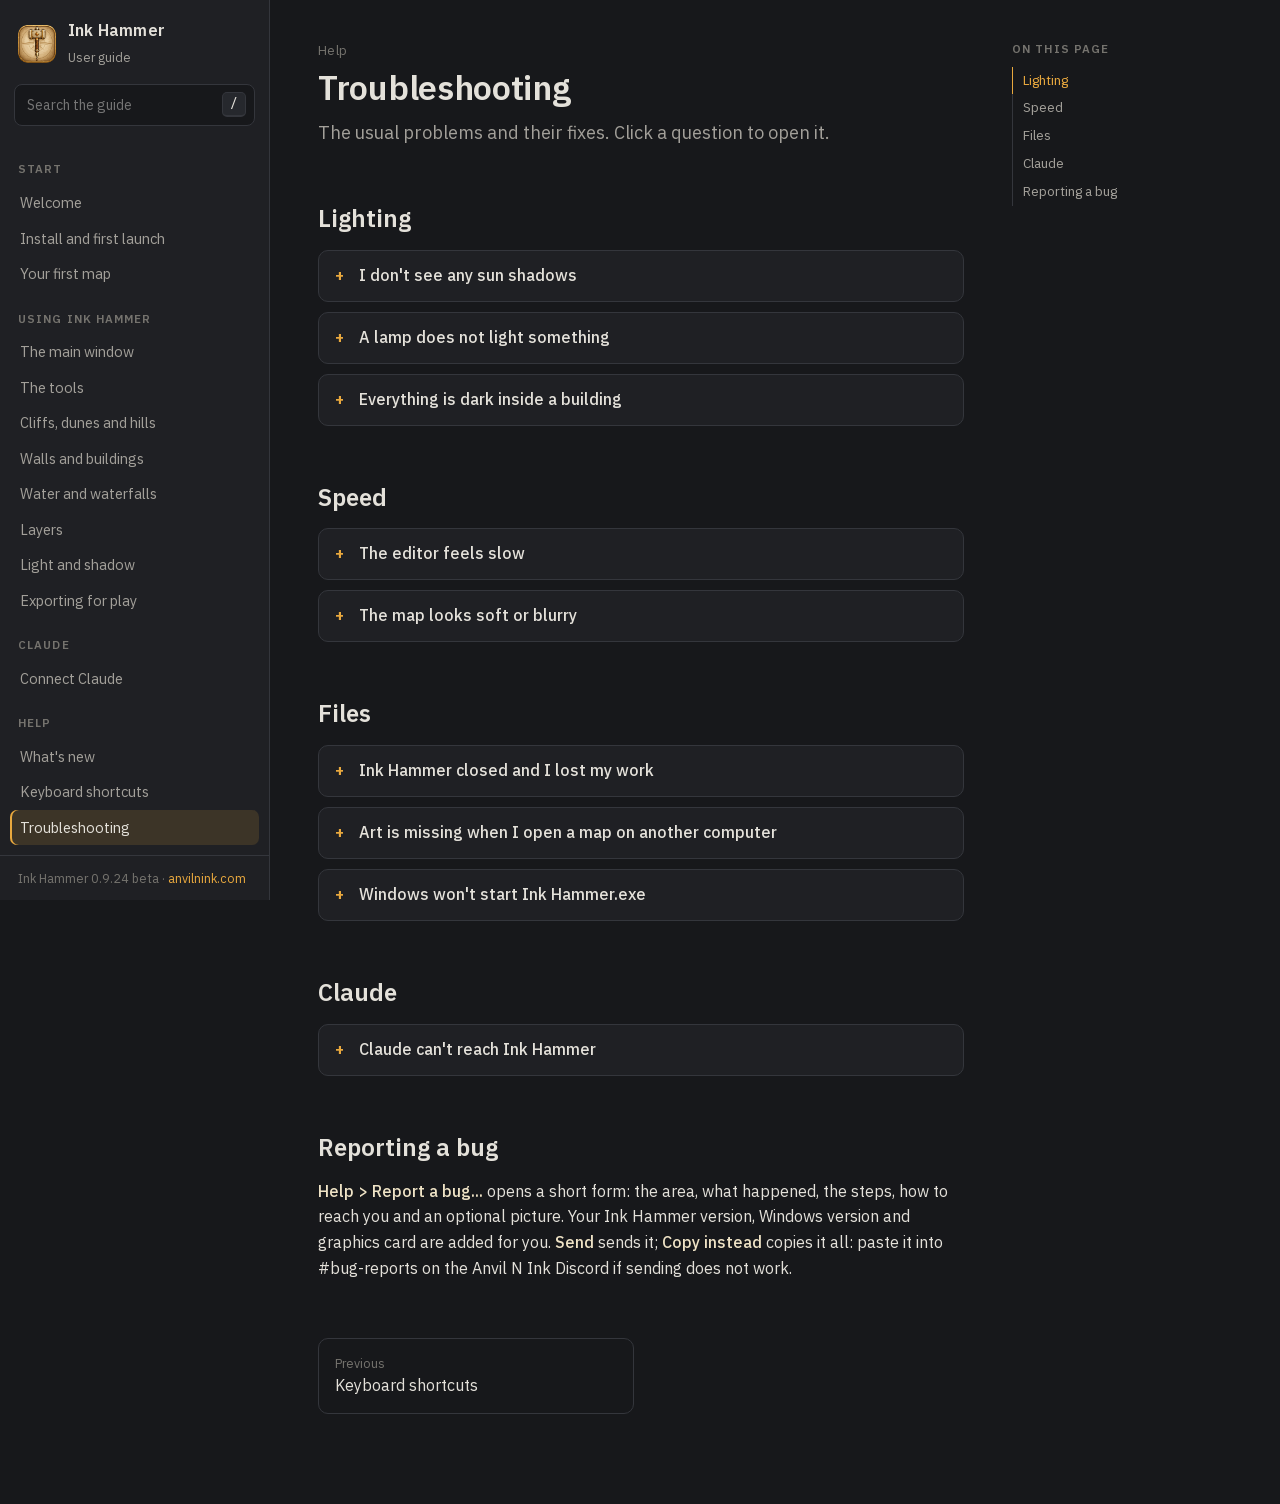
<file: troubleshooting.html>
<!doctype html>
<html lang="en" class="no-js">
<head>
<meta charset="utf-8">
<meta name="viewport" content="width=device-width, initial-scale=1">
<title>Troubleshooting | Ink Hammer guide</title>
<link rel="icon" href="assets/icon.png">
<link rel="stylesheet" href="assets/docs.css">
</head>
<body>
<main class="doc">
<div class="crumb">Help</div>
<h1>Troubleshooting</h1>
<p class="lede">The usual problems and their fixes. Click a question to open it.</p>

<h2>Lighting</h2>
<details><summary>I don't see any sun shadows</summary><div>
  <ul>
    <li>The sun switch at the top right (the first of the speed switches) may be off. The Lights panel says so and has a <span class="ui">Show sun shadows</span> button. See <a href="lighting.html#speed-switches">Speed switches</a>.</li>
    <li>In the Lights tool, check <span class="ui">On</span> and <span class="ui">Cast shadows</span> under Master light.</li>
    <li>With <span class="ui">Daylight</span> at 100% shadows are faint. Lower it, or raise <span class="ui">Shadow depth</span>.</li>
    <li>The object needs a height: props use <span class="ui">Height (ft)</span>, and the layer needs <span class="ui">Casts sun shadows</span>.</li>
  </ul>
</div></details>
<details><summary>A lamp does not light something</summary><div>
  <p>With 3D lighting (the default) a lamp lights by height: check the lamp's <span class="ui">Height</span> and whether a wall, roof or tall prop is between them. With classic 2D lighting a lamp lights only its own layer and the layers under it: drag the lamp's layer above the thing it should light, or move the thing to a lower layer. See <a href="lighting.html#layer-order">Light and layer order</a>.</p>
</div></details>
<details><summary>Everything is dark inside a building</summary><div>
  <p>Buildings keep the sun out (as if roofed), so the inside only gets daylight and lamps. Add lamps inside, or select the building and untick <span class="ui">Roofed</span> for an open ruin.</p>
</div></details>

<h2>Speed</h2>
<details><summary>The editor feels slow</summary><div>
  <ul>
    <li><span class="ui">View &gt; Fast editing</span> turns heavy effects off and draws at 50%. <span class="ui">View &gt; Full quality</span> puts them back.</li>
    <li>Or turn single speed switches off at the top right: animation and contact shade cost the most on big maps.</li>
    <li>Lower the render scale (the % box at the top right). The map looks softer; exports are not affected.</li>
    <li>The status bar shows frames per second and how long the map takes to draw, so you can see what helped.</li>
  </ul>
</div></details>
<details><summary>The map looks soft or blurry</summary><div>
  <p>The render scale (top right) is below 100%, or Fast editing is on. Set it back to 100% or use <span class="ui">View &gt; Full quality</span>.</p>
</div></details>

<h2>Files</h2>
<details><summary>Ink Hammer closed and I lost my work</summary><div>
  <p>Start Ink Hammer again. If there is an autosaved copy newer than your file, it asks <span class="ui">Recover unsaved work</span>. Click <span class="ui">Recover</span>, then save. Ink Hammer autosaves every 2 minutes.</p>
  <p>Your last saved version is also kept beside the map as a <code>.bak</code> file.</p>
</div></details>
<details><summary>Art is missing when I open a map on another computer</summary><div>
  <p>Package the map on the first computer with <span class="ui">File &gt; Package map with its assets</span>, then open the packaged copy.</p>
</div></details>
<details><summary>Windows won't start Ink Hammer.exe</summary><div>
  <p>On the <span class="ui">Windows protected your PC</span> screen click <span class="ui">More info</span>, then <span class="ui">Run anyway</span>. The beta is not code-signed yet.</p>
</div></details>

<h2>Claude</h2>
<details><summary>Claude can't reach Ink Hammer</summary><div>
  <p>See <a href="claude.html#if-it-does-not-work">Connect Claude: if it does not work</a>.</p>
</div></details>

<h2>Reporting a bug</h2>
<p><span class="ui">Help &gt; Report a bug...</span> opens a short form: the area, what happened, the steps, how to reach you and an optional picture. Your Ink Hammer version, Windows version and graphics card are added for you. <span class="ui">Send</span> sends it; <span class="ui">Copy instead</span> copies it all: paste it into #bug-reports on the Anvil N Ink Discord if sending does not work.</p>
</main>
<script src="assets/shots.js"></script>
<script src="assets/search.js"></script>
<script src="assets/docs.js"></script>
</body>
</html>
</file>
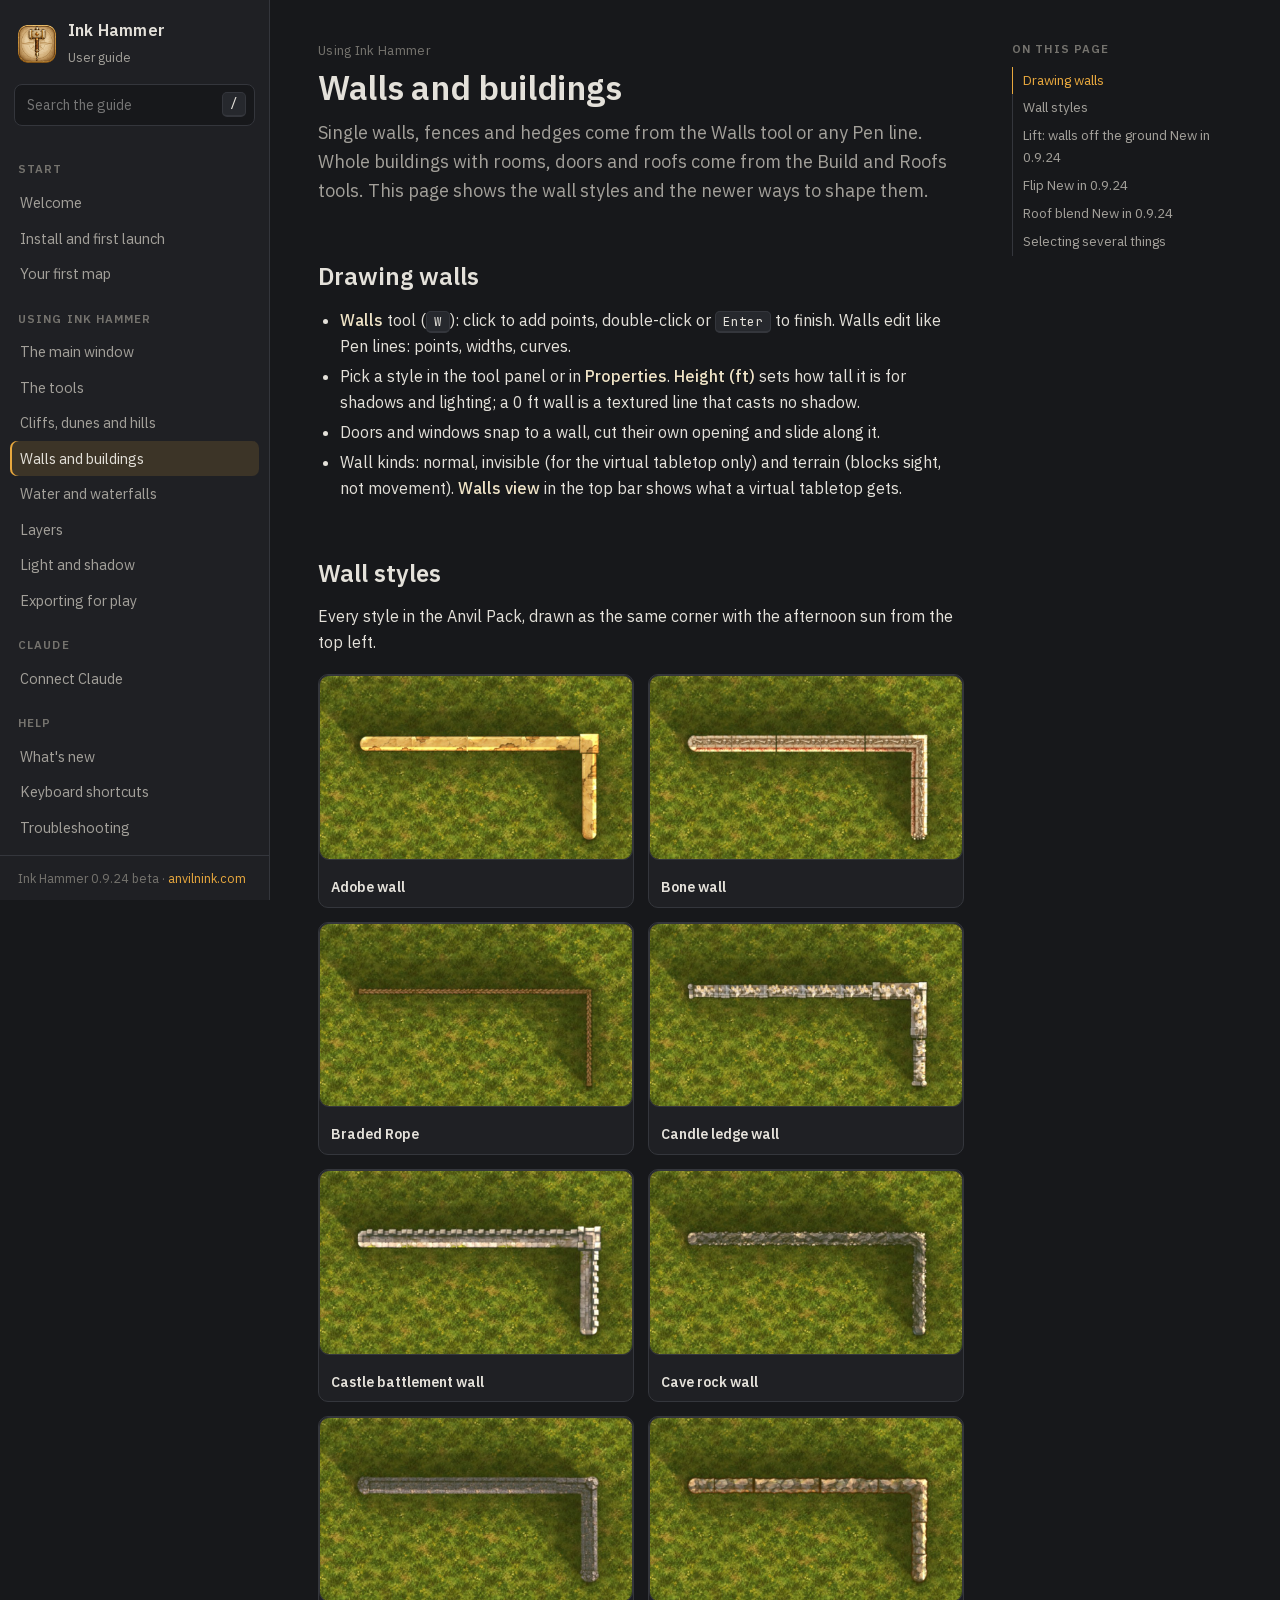
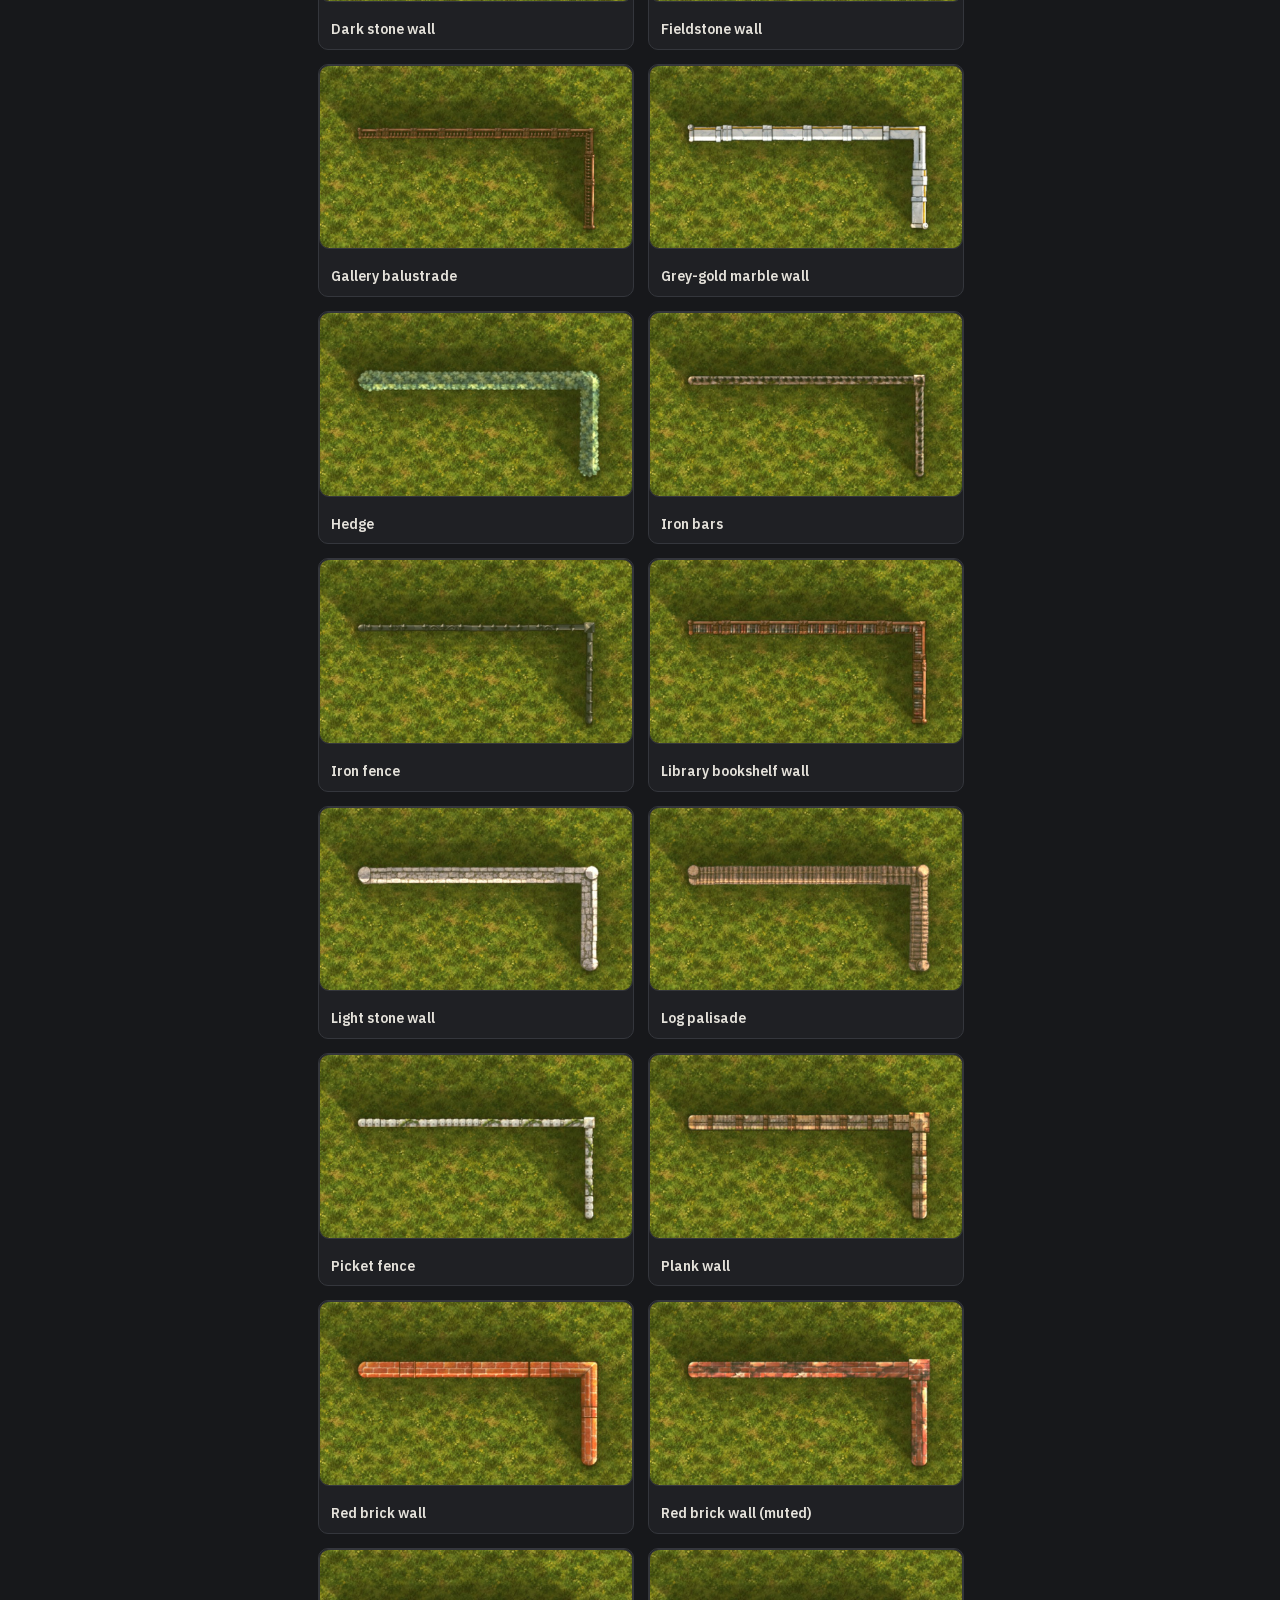
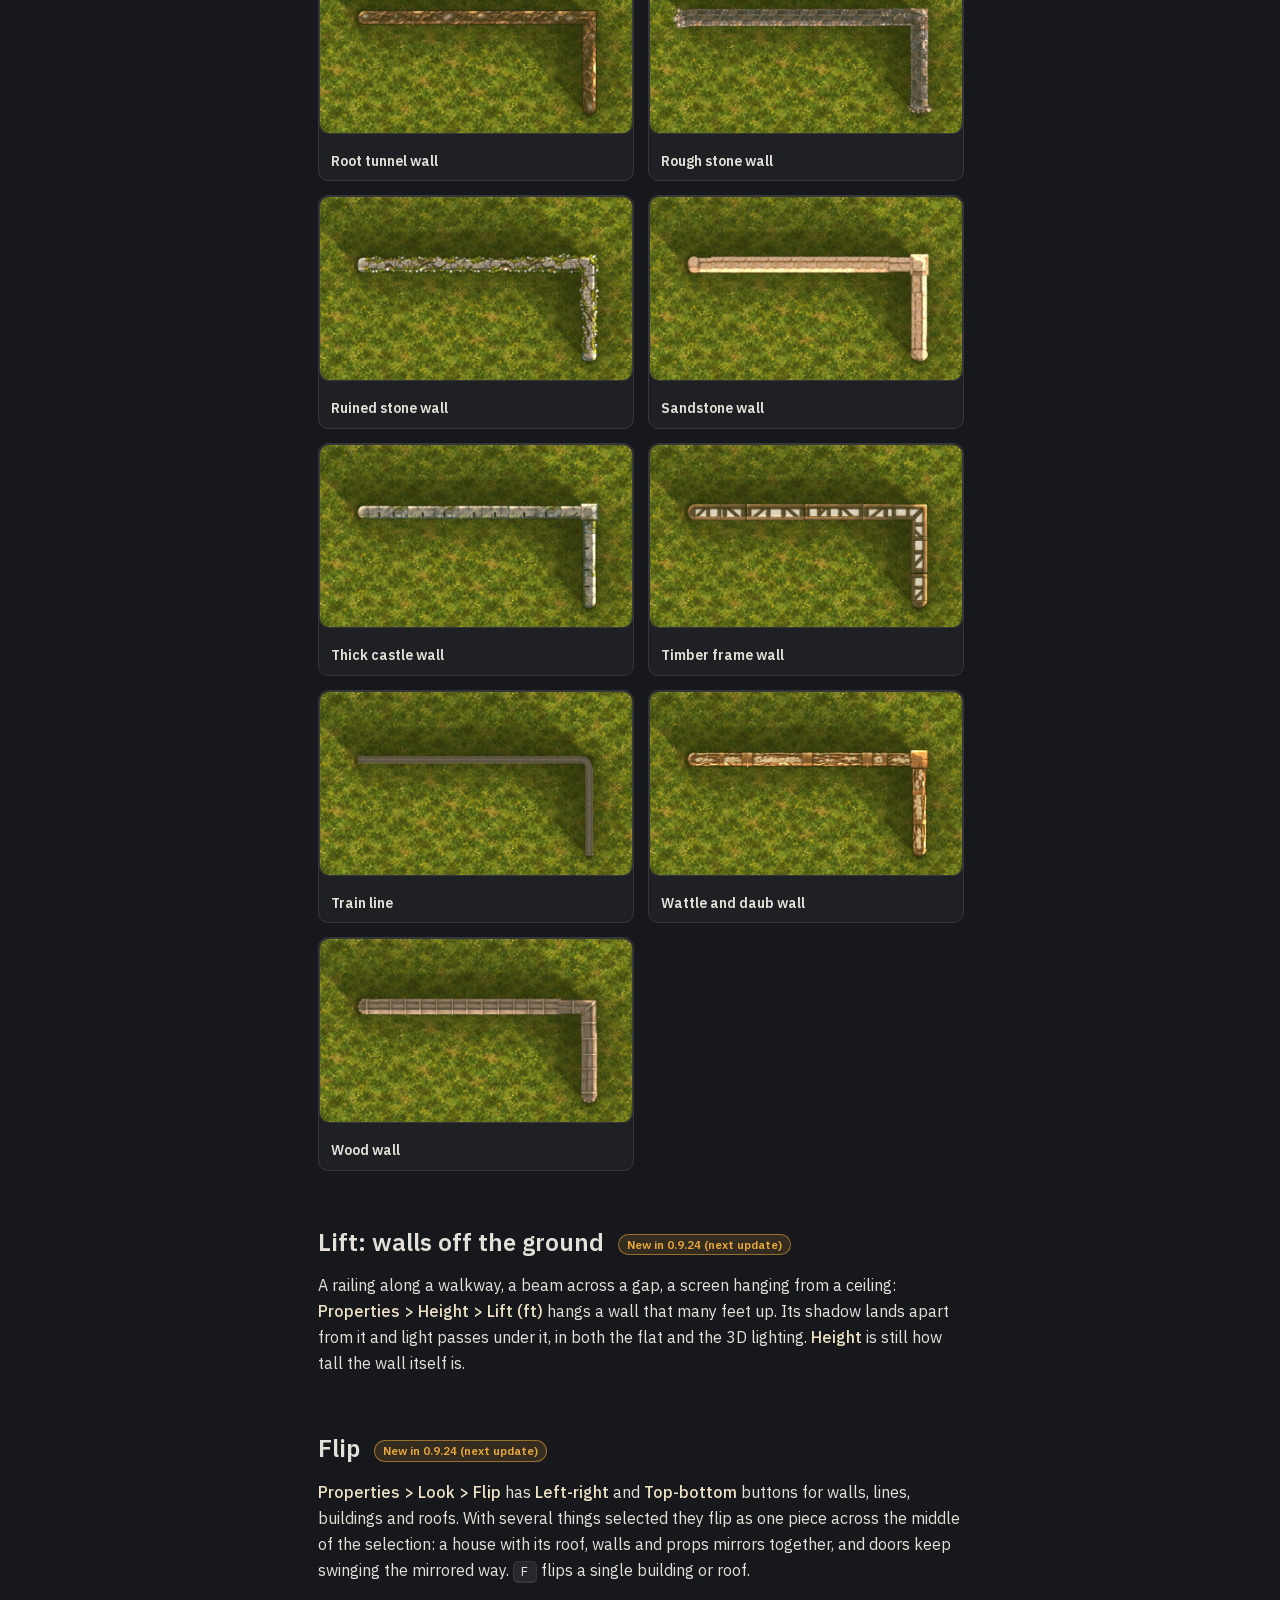
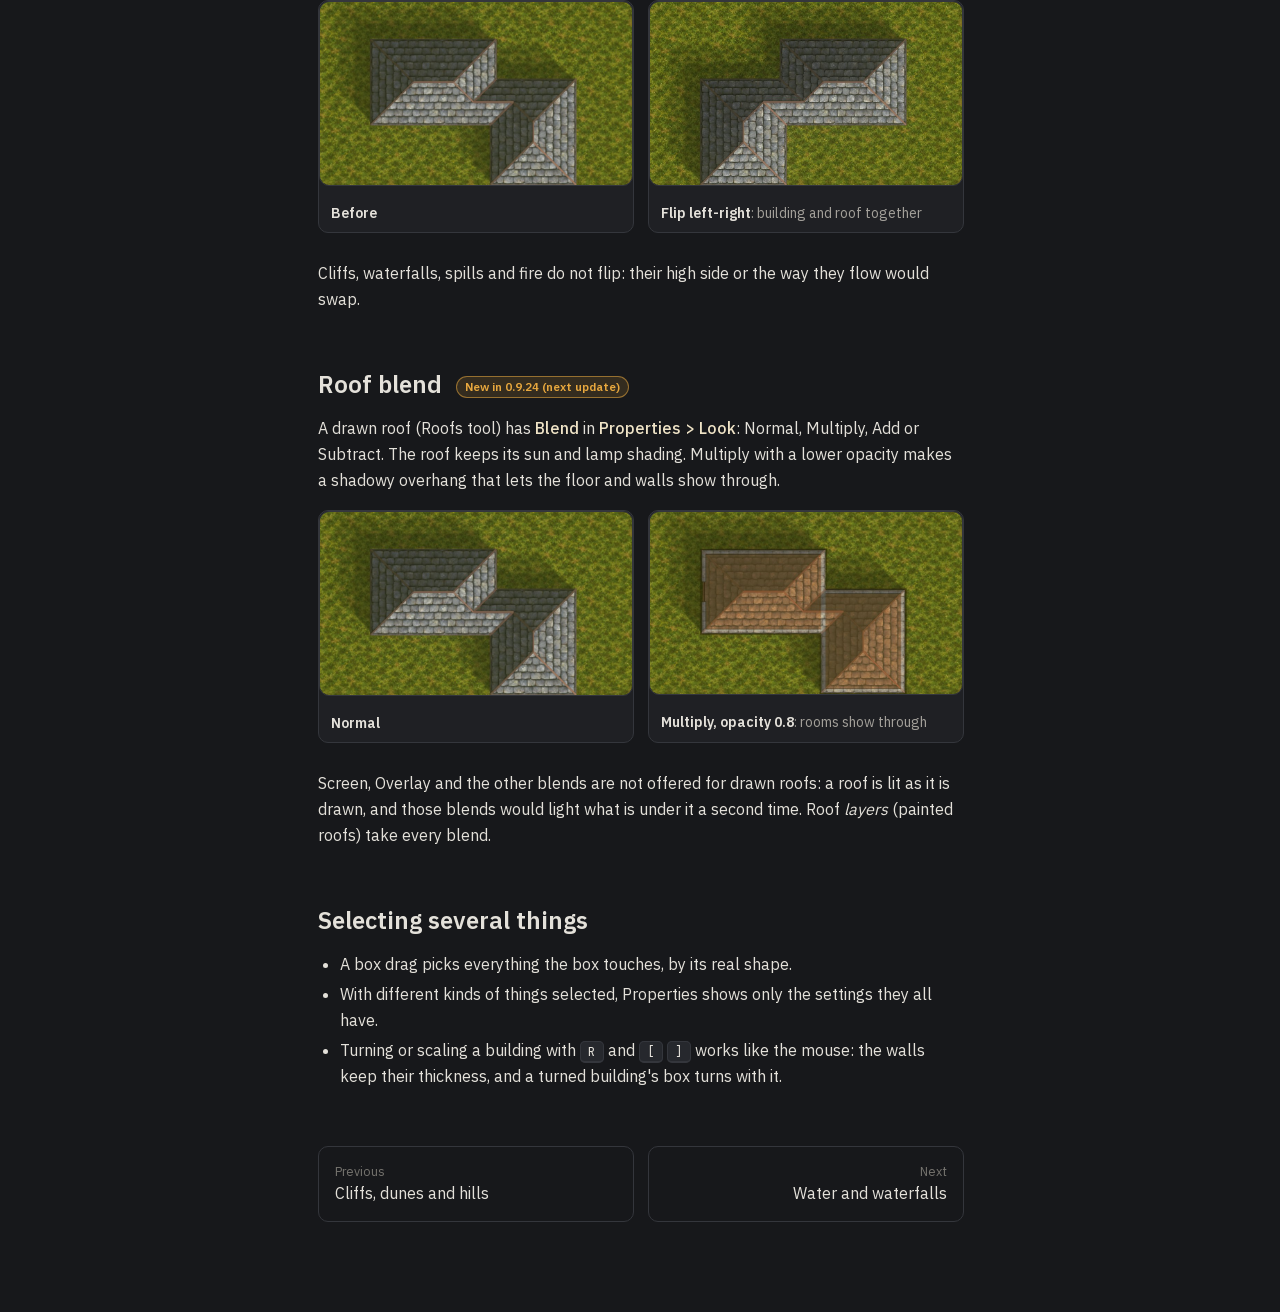
<file: walls.html>
<!doctype html>
<html lang="en" class="no-js">
<head>
<meta charset="utf-8">
<meta name="viewport" content="width=device-width, initial-scale=1">
<title>Walls and buildings | Ink Hammer guide</title>
<link rel="icon" href="assets/icon.png">
<link rel="stylesheet" href="assets/docs.css">
</head>
<body>
<main class="doc">
<div class="crumb">Using Ink Hammer</div>
<h1>Walls and buildings</h1>
<p class="lede">Single walls, fences and hedges come from the Walls tool or any Pen line. Whole buildings with rooms, doors and roofs come from the Build and Roofs tools. This page shows the wall styles and the newer ways to shape them.</p>

<h2 id="walls">Drawing walls</h2>
<ul>
  <li><span class="ui">Walls</span> tool (<kbd>W</kbd>): click to add points, double-click or <kbd>Enter</kbd> to finish. Walls edit like Pen lines: points, widths, curves.</li>
  <li>Pick a style in the tool panel or in <span class="ui">Properties</span>. <span class="ui">Height (ft)</span> sets how tall it is for shadows and lighting; a 0 ft wall is a textured line that casts no shadow.</li>
  <li>Doors and windows snap to a wall, cut their own opening and slide along it.</li>
  <li>Wall kinds: normal, invisible (for the virtual tabletop only) and terrain (blocks sight, not movement). <span class="ui">Walls view</span> in the top bar shows what a virtual tabletop gets.</li>
</ul>

<h2 id="styles">Wall styles</h2>
<p>Every style in the Anvil Pack, drawn as the same corner with the afternoon sun from the top left.</p>
<!-- gallery:walls -->
<div class="gallery">
  <figure><img class="zoom" loading="lazy" src="img/looks/wall-adobe-wall.jpg" alt="Adobe wall"><figcaption><b>Adobe wall</b></figcaption></figure>
  <figure><img class="zoom" loading="lazy" src="img/looks/wall-bone-wall.jpg" alt="Bone wall"><figcaption><b>Bone wall</b></figcaption></figure>
  <figure><img class="zoom" loading="lazy" src="img/looks/wall-braded-rope.jpg" alt="Braded Rope"><figcaption><b>Braded Rope</b></figcaption></figure>
  <figure><img class="zoom" loading="lazy" src="img/looks/wall-candle-ledge-wall.jpg" alt="Candle ledge wall"><figcaption><b>Candle ledge wall</b></figcaption></figure>
  <figure><img class="zoom" loading="lazy" src="img/looks/wall-castle-battlement-wall.jpg" alt="Castle battlement wall"><figcaption><b>Castle battlement wall</b></figcaption></figure>
  <figure><img class="zoom" loading="lazy" src="img/looks/wall-cave-rock-wall.jpg" alt="Cave rock wall"><figcaption><b>Cave rock wall</b></figcaption></figure>
  <figure><img class="zoom" loading="lazy" src="img/looks/wall-dark-stone-wall.jpg" alt="Dark stone wall"><figcaption><b>Dark stone wall</b></figcaption></figure>
  <figure><img class="zoom" loading="lazy" src="img/looks/wall-fieldstone-wall.jpg" alt="Fieldstone wall"><figcaption><b>Fieldstone wall</b></figcaption></figure>
  <figure><img class="zoom" loading="lazy" src="img/looks/wall-gallery-balustrade.jpg" alt="Gallery balustrade"><figcaption><b>Gallery balustrade</b></figcaption></figure>
  <figure><img class="zoom" loading="lazy" src="img/looks/wall-grey-gold-marble-wall.jpg" alt="Grey-gold marble wall"><figcaption><b>Grey-gold marble wall</b></figcaption></figure>
  <figure><img class="zoom" loading="lazy" src="img/looks/wall-hedge.jpg" alt="Hedge"><figcaption><b>Hedge</b></figcaption></figure>
  <figure><img class="zoom" loading="lazy" src="img/looks/wall-iron-bars.jpg" alt="Iron bars"><figcaption><b>Iron bars</b></figcaption></figure>
  <figure><img class="zoom" loading="lazy" src="img/looks/wall-iron-fence.jpg" alt="Iron fence"><figcaption><b>Iron fence</b></figcaption></figure>
  <figure><img class="zoom" loading="lazy" src="img/looks/wall-library-bookshelf-wall.jpg" alt="Library bookshelf wall"><figcaption><b>Library bookshelf wall</b></figcaption></figure>
  <figure><img class="zoom" loading="lazy" src="img/looks/wall-light-stone-wall.jpg" alt="Light stone wall"><figcaption><b>Light stone wall</b></figcaption></figure>
  <figure><img class="zoom" loading="lazy" src="img/looks/wall-log-palisade.jpg" alt="Log palisade"><figcaption><b>Log palisade</b></figcaption></figure>
  <figure><img class="zoom" loading="lazy" src="img/looks/wall-picket-fence.jpg" alt="Picket fence"><figcaption><b>Picket fence</b></figcaption></figure>
  <figure><img class="zoom" loading="lazy" src="img/looks/wall-plank-wall.jpg" alt="Plank wall"><figcaption><b>Plank wall</b></figcaption></figure>
  <figure><img class="zoom" loading="lazy" src="img/looks/wall-red-brick-wall.jpg" alt="Red brick wall"><figcaption><b>Red brick wall</b></figcaption></figure>
  <figure><img class="zoom" loading="lazy" src="img/looks/wall-red-brick-wall-muted.jpg" alt="Red brick wall (muted)"><figcaption><b>Red brick wall (muted)</b></figcaption></figure>
  <figure><img class="zoom" loading="lazy" src="img/looks/wall-root-tunnel-wall.jpg" alt="Root tunnel wall"><figcaption><b>Root tunnel wall</b></figcaption></figure>
  <figure><img class="zoom" loading="lazy" src="img/looks/wall-rough-stone-wall.jpg" alt="Rough stone wall"><figcaption><b>Rough stone wall</b></figcaption></figure>
  <figure><img class="zoom" loading="lazy" src="img/looks/wall-ruined-stone-wall.jpg" alt="Ruined stone wall"><figcaption><b>Ruined stone wall</b></figcaption></figure>
  <figure><img class="zoom" loading="lazy" src="img/looks/wall-sandstone-wall.jpg" alt="Sandstone wall"><figcaption><b>Sandstone wall</b></figcaption></figure>
  <figure><img class="zoom" loading="lazy" src="img/looks/wall-thick-castle-wall.jpg" alt="Thick castle wall"><figcaption><b>Thick castle wall</b></figcaption></figure>
  <figure><img class="zoom" loading="lazy" src="img/looks/wall-timber-frame-wall.jpg" alt="Timber frame wall"><figcaption><b>Timber frame wall</b></figcaption></figure>
  <figure><img class="zoom" loading="lazy" src="img/looks/wall-train-line.jpg" alt="Train line"><figcaption><b>Train line</b></figcaption></figure>
  <figure><img class="zoom" loading="lazy" src="img/looks/wall-wattle-and-daub-wall.jpg" alt="Wattle and daub wall"><figcaption><b>Wattle and daub wall</b></figcaption></figure>
  <figure><img class="zoom" loading="lazy" src="img/looks/wall-wood-wall.jpg" alt="Wood wall"><figcaption><b>Wood wall</b></figcaption></figure>
</div>
<!-- /gallery -->

<h2 id="lift">Lift: walls off the ground <span class="since">New in 0.9.24</span></h2>
<p>A railing along a walkway, a beam across a gap, a screen hanging from a ceiling: <span class="ui">Properties &gt; Height &gt; Lift (ft)</span> hangs a wall that many feet up. Its shadow lands apart from it and light passes under it, in both the flat and the 3D lighting. <span class="ui">Height</span> is still how tall the wall itself is.</p>

<h2 id="flip">Flip <span class="since">New in 0.9.24</span></h2>
<p><span class="ui">Properties &gt; Look &gt; Flip</span> has <span class="ui">Left-right</span> and <span class="ui">Top-bottom</span> buttons for walls, lines, buildings and roofs. With several things selected they flip as one piece across the middle of the selection: a house with its roof, walls and props mirrors together, and doors keep swinging the mirrored way. <kbd>F</kbd> flips a single building or roof.</p>
<div class="pair">
  <figure><img class="zoom" src="img/features/flip-off.jpg" alt="L-shaped house with its roof"><figcaption><b>Before</b></figcaption></figure>
  <figure><img class="zoom" src="img/features/flip-on.jpg" alt="The same house flipped left to right"><figcaption><b>Flip left-right</b>: building and roof together</figcaption></figure>
</div>
<p>Cliffs, waterfalls, spills and fire do not flip: their high side or the way they flow would swap.</p>

<h2 id="roof-blend">Roof blend <span class="since">New in 0.9.24</span></h2>
<p>A drawn roof (Roofs tool) has <span class="ui">Blend</span> in <span class="ui">Properties &gt; Look</span>: Normal, Multiply, Add or Subtract. The roof keeps its sun and lamp shading. Multiply with a lower opacity makes a shadowy overhang that lets the floor and walls show through.</p>
<div class="pair">
  <figure><img class="zoom" src="img/features/flip-off.jpg" alt="Roof drawn normally"><figcaption><b>Normal</b></figcaption></figure>
  <figure><img class="zoom" src="img/features/roof-blend-multiply.jpg" alt="Roof multiplied over the building"><figcaption><b>Multiply, opacity 0.8</b>: rooms show through</figcaption></figure>
</div>
<p>Screen, Overlay and the other blends are not offered for drawn roofs: a roof is lit as it is drawn, and those blends would light what is under it a second time. Roof <i>layers</i> (painted roofs) take every blend.</p>

<h2 id="selection">Selecting several things</h2>
<ul>
  <li>A box drag picks everything the box touches, by its real shape.</li>
  <li>With different kinds of things selected, Properties shows only the settings they all have.</li>
  <li>Turning or scaling a building with <kbd>R</kbd> and <kbd>[</kbd> <kbd>]</kbd> works like the mouse: the walls keep their thickness, and a turned building's box turns with it.</li>
</ul>
</main>
<script src="assets/search.js"></script>
<script src="assets/docs.js"></script>
</body>
</html>
</file>
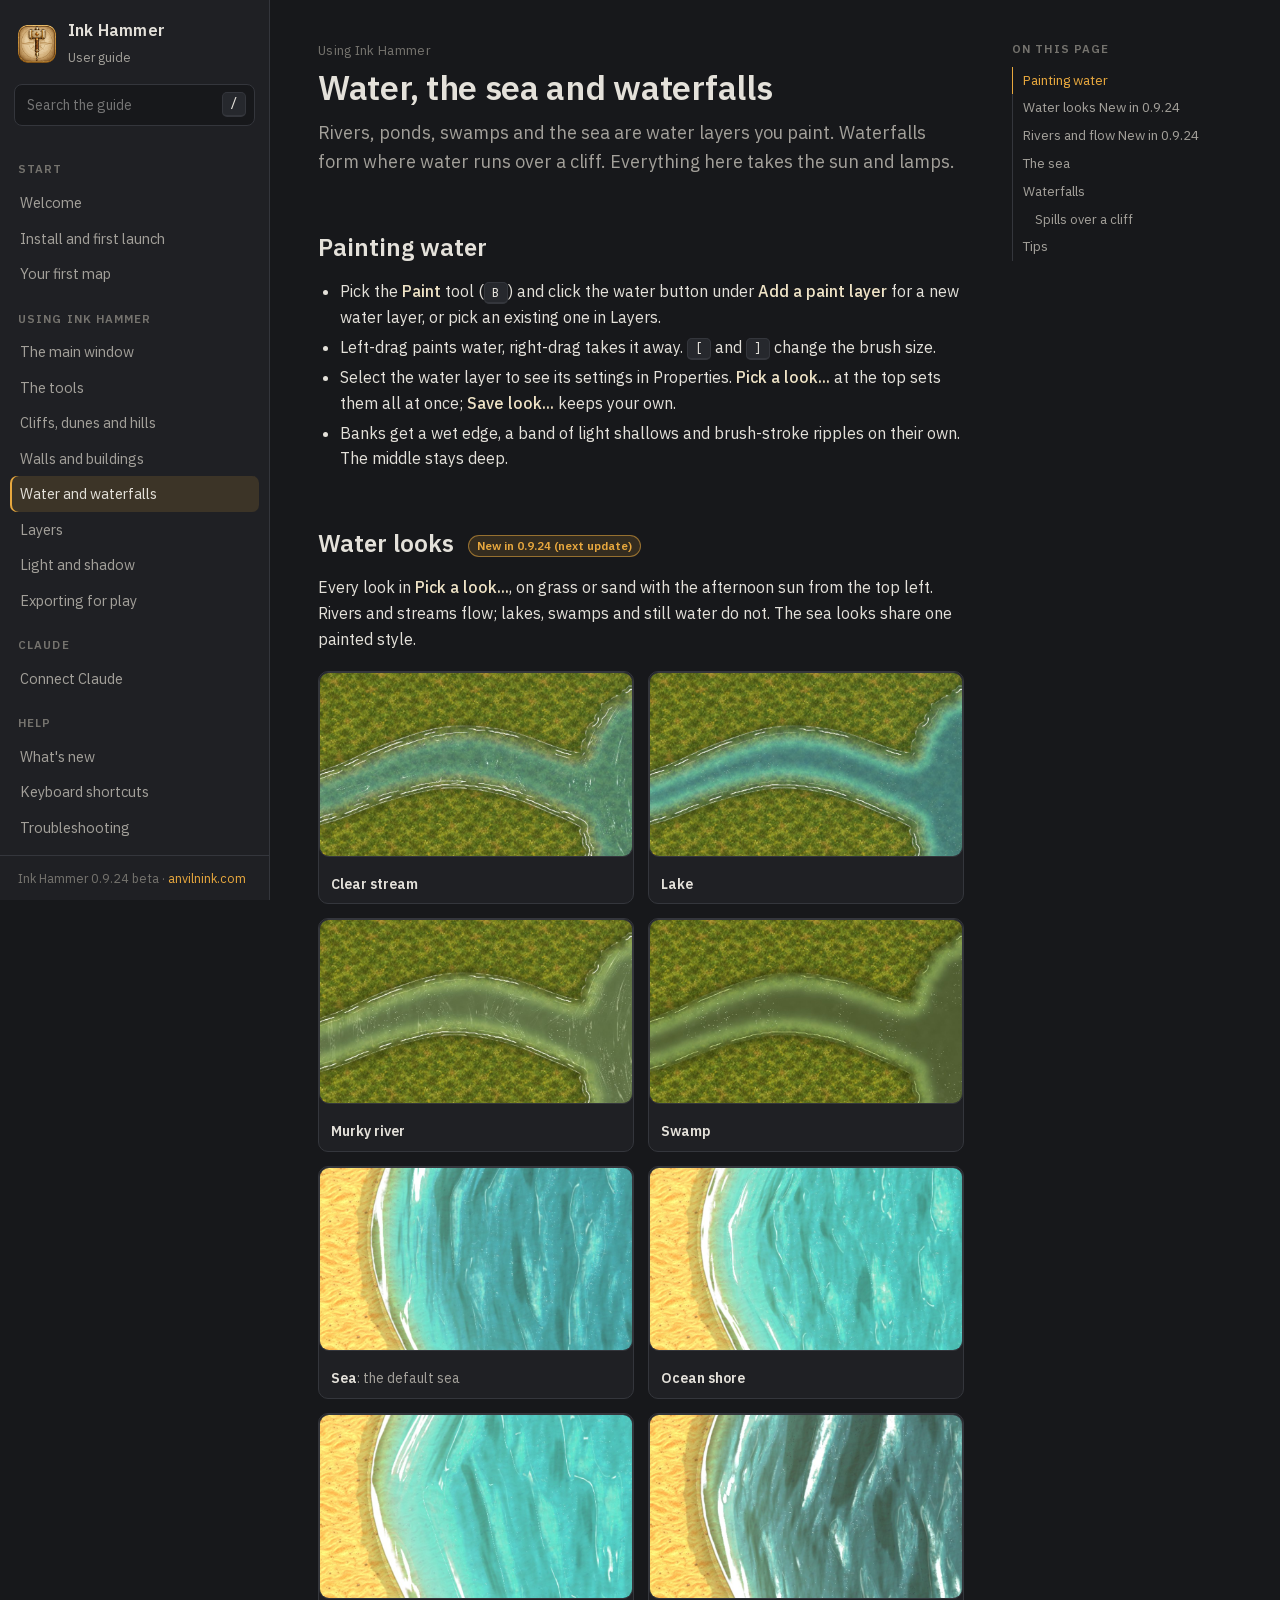
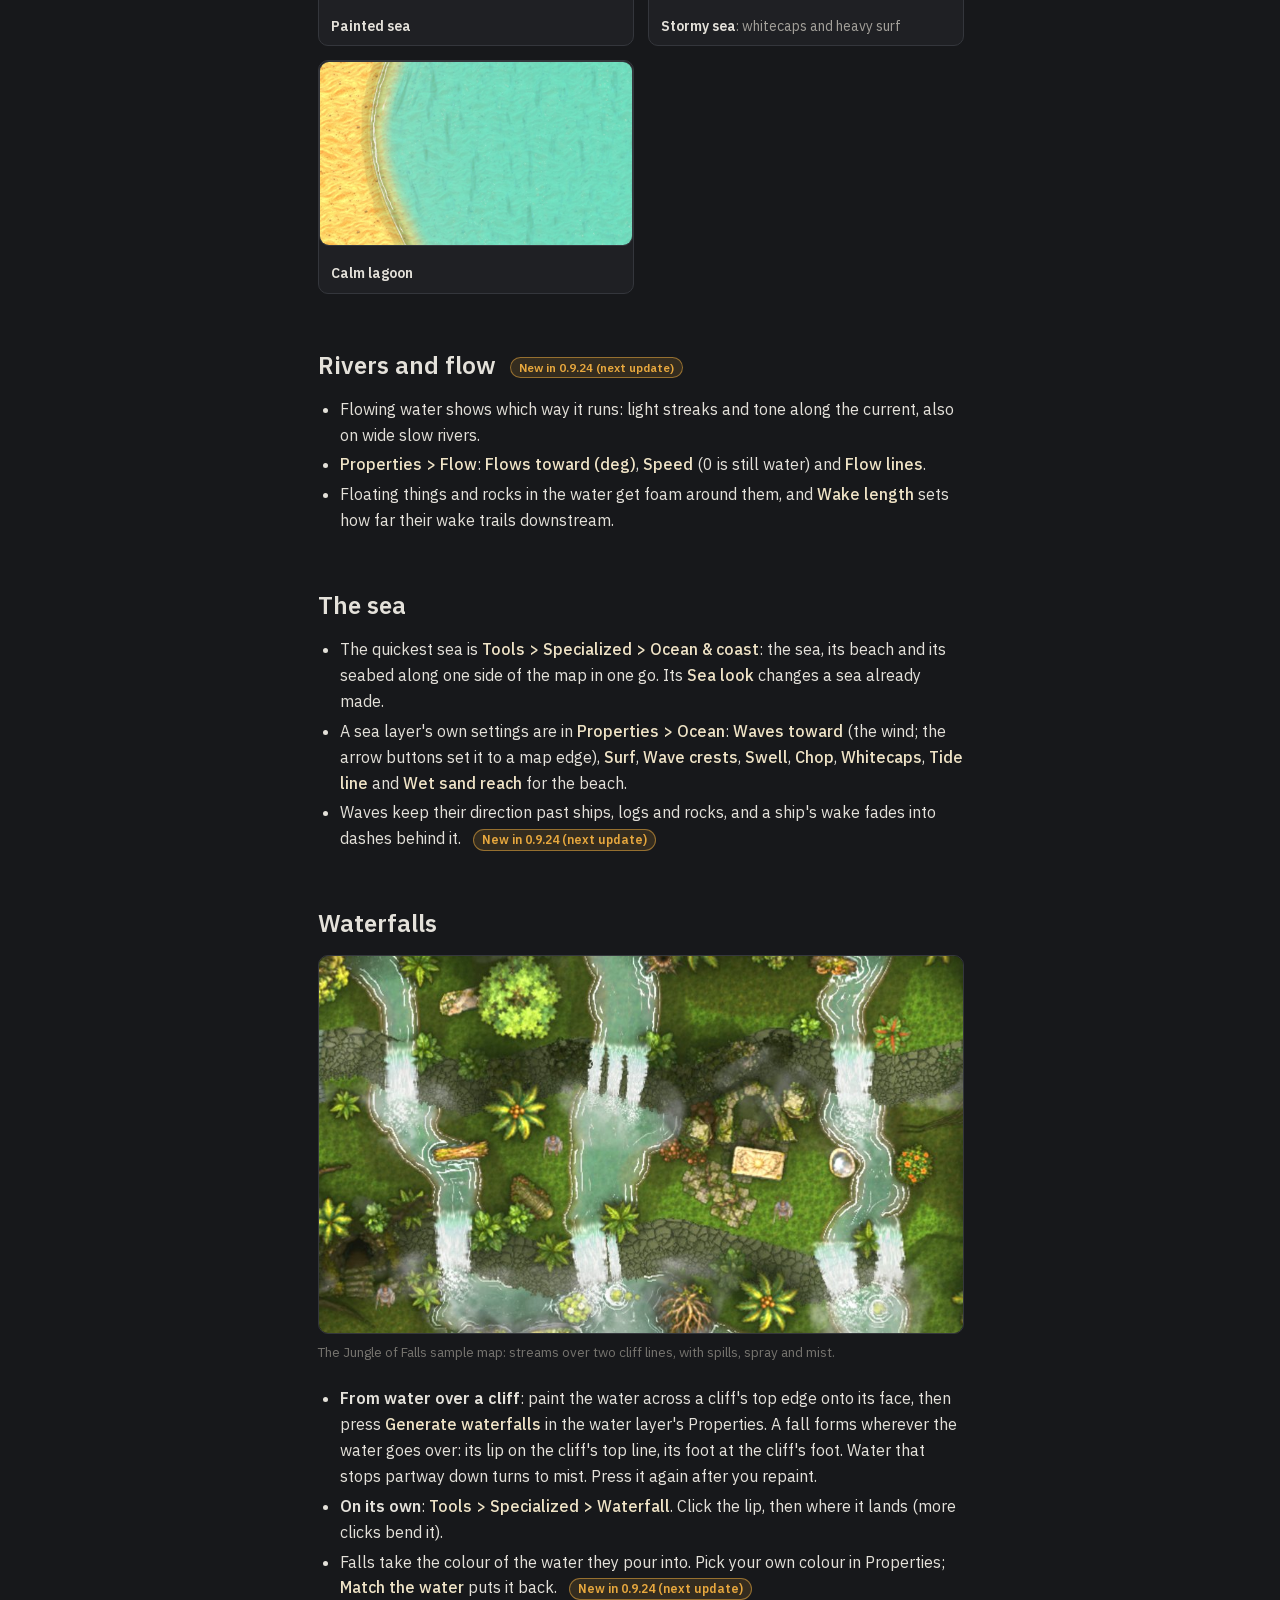
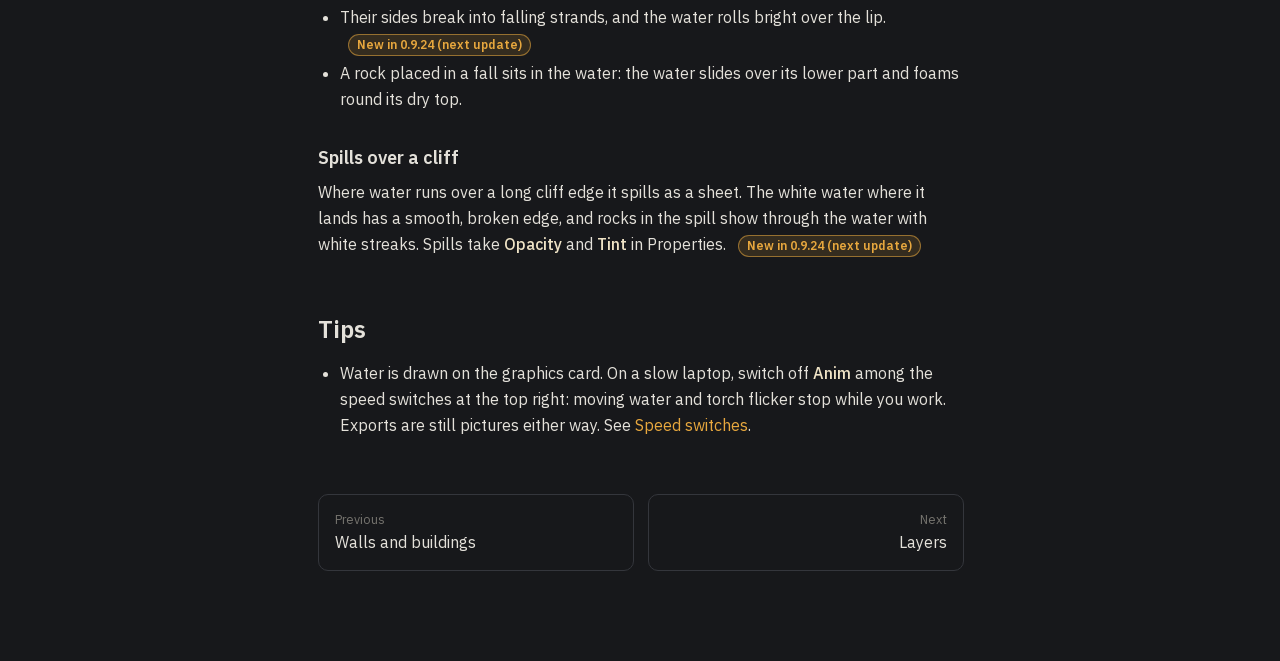
<file: water.html>
<!doctype html>
<html lang="en" class="no-js">
<head>
<meta charset="utf-8">
<meta name="viewport" content="width=device-width, initial-scale=1">
<title>Water, the sea and waterfalls | Ink Hammer guide</title>
<link rel="icon" href="assets/icon.png">
<link rel="stylesheet" href="assets/docs.css">
</head>
<body>
<main class="doc">
<div class="crumb">Using Ink Hammer</div>
<h1>Water, the sea and waterfalls</h1>
<p class="lede">Rivers, ponds, swamps and the sea are water layers you paint. Waterfalls form where water runs over a cliff. Everything here takes the sun and lamps.</p>

<h2 id="paint">Painting water</h2>
<ul>
  <li>Pick the <span class="ui">Paint</span> tool (<kbd>B</kbd>) and click the water button under <span class="ui">Add a paint layer</span> for a new water layer, or pick an existing one in Layers.</li>
  <li>Left-drag paints water, right-drag takes it away. <kbd>[</kbd> and <kbd>]</kbd> change the brush size.</li>
  <li>Select the water layer to see its settings in Properties. <span class="ui">Pick a look...</span> at the top sets them all at once; <span class="ui">Save look...</span> keeps your own.</li>
  <li>Banks get a wet edge, a band of light shallows and brush-stroke ripples on their own. The middle stays deep.</li>
</ul>

<h2 id="looks">Water looks <span class="since">New in 0.9.24</span></h2>
<p>Every look in <span class="ui">Pick a look...</span>, on grass or sand with the afternoon sun from the top left. Rivers and streams flow; lakes, swamps and still water do not. The sea looks share one painted style.</p>
<!-- gallery:water -->
<div class="gallery">
  <figure><img class="zoom" loading="lazy" src="img/looks/water-clear-stream.jpg" alt="Clear stream"><figcaption><b>Clear stream</b></figcaption></figure>
  <figure><img class="zoom" loading="lazy" src="img/looks/water-lake.jpg" alt="Lake"><figcaption><b>Lake</b></figcaption></figure>
  <figure><img class="zoom" loading="lazy" src="img/looks/water-murky-river.jpg" alt="Murky river"><figcaption><b>Murky river</b></figcaption></figure>
  <figure><img class="zoom" loading="lazy" src="img/looks/water-swamp.jpg" alt="Swamp"><figcaption><b>Swamp</b></figcaption></figure>
  <figure><img class="zoom" loading="lazy" src="img/looks/water-sea.jpg" alt="Sea"><figcaption><b>Sea</b>: the default sea</figcaption></figure>
  <figure><img class="zoom" loading="lazy" src="img/looks/water-ocean-shore.jpg" alt="Ocean shore"><figcaption><b>Ocean shore</b></figcaption></figure>
  <figure><img class="zoom" loading="lazy" src="img/looks/water-painted-sea.jpg" alt="Painted sea"><figcaption><b>Painted sea</b></figcaption></figure>
  <figure><img class="zoom" loading="lazy" src="img/looks/water-stormy-sea.jpg" alt="Stormy sea"><figcaption><b>Stormy sea</b>: whitecaps and heavy surf</figcaption></figure>
  <figure><img class="zoom" loading="lazy" src="img/looks/water-calm-lagoon.jpg" alt="Calm lagoon"><figcaption><b>Calm lagoon</b></figcaption></figure>
</div>
<!-- /gallery -->

<h2 id="flow">Rivers and flow <span class="since">New in 0.9.24</span></h2>
<ul>
  <li>Flowing water shows which way it runs: light streaks and tone along the current, also on wide slow rivers.</li>
  <li><span class="ui">Properties &gt; Flow</span>: <span class="ui">Flows toward (deg)</span>, <span class="ui">Speed</span> (0 is still water) and <span class="ui">Flow lines</span>.</li>
  <li>Floating things and rocks in the water get foam around them, and <span class="ui">Wake length</span> sets how far their wake trails downstream.</li>
</ul>

<h2 id="sea">The sea</h2>
<ul>
  <li>The quickest sea is <span class="ui">Tools &gt; Specialized &gt; Ocean &amp; coast</span>: the sea, its beach and its seabed along one side of the map in one go. Its <span class="ui">Sea look</span> changes a sea already made.</li>
  <li>A sea layer's own settings are in <span class="ui">Properties &gt; Ocean</span>: <span class="ui">Waves toward</span> (the wind; the arrow buttons set it to a map edge), <span class="ui">Surf</span>, <span class="ui">Wave crests</span>, <span class="ui">Swell</span>, <span class="ui">Chop</span>, <span class="ui">Whitecaps</span>, <span class="ui">Tide line</span> and <span class="ui">Wet sand reach</span> for the beach.</li>
  <li>Waves keep their direction past ships, logs and rocks, and a ship's wake fades into dashes behind it. <span class="since">New in 0.9.24</span></li>
</ul>

<h2 id="waterfalls">Waterfalls</h2>
<figure class="shot"><img src="img/features/waterfall.jpg" alt="Streams falling over cliffs on the Jungle of Falls sample map"><figcaption>The Jungle of Falls sample map: streams over two cliff lines, with spills, spray and mist.</figcaption></figure>
<ul>
  <li><b>From water over a cliff</b>: paint the water across a cliff's top edge onto its face, then press <span class="ui">Generate waterfalls</span> in the water layer's Properties. A fall forms wherever the water goes over: its lip on the cliff's top line, its foot at the cliff's foot. Water that stops partway down turns to mist. Press it again after you repaint.</li>
  <li><b>On its own</b>: <span class="ui">Tools &gt; Specialized &gt; Waterfall</span>. Click the lip, then where it lands (more clicks bend it).</li>
  <li>Falls take the colour of the water they pour into. Pick your own colour in Properties; <span class="ui">Match the water</span> puts it back. <span class="since">New in 0.9.24</span></li>
  <li>Their sides break into falling strands, and the water rolls bright over the lip. <span class="since">New in 0.9.24</span></li>
  <li>A rock placed in a fall sits in the water: the water slides over its lower part and foams round its dry top.</li>
</ul>

<h3 id="spills">Spills over a cliff</h3>
<p>Where water runs over a long cliff edge it spills as a sheet. The white water where it lands has a smooth, broken edge, and rocks in the spill show through the water with white streaks. Spills take <span class="ui">Opacity</span> and <span class="ui">Tint</span> in Properties. <span class="since">New in 0.9.24</span></p>

<h2 id="tips">Tips</h2>
<ul>
  <li>Water is drawn on the graphics card. On a slow laptop, switch off <span class="ui">Anim</span> among the speed switches at the top right: moving water and torch flicker stop while you work. Exports are still pictures either way. See <a href="lighting.html#speed-switches">Speed switches</a>.</li>
</ul>
</main>
<script src="assets/search.js"></script>
<script src="assets/docs.js"></script>
</body>
</html>
</file>
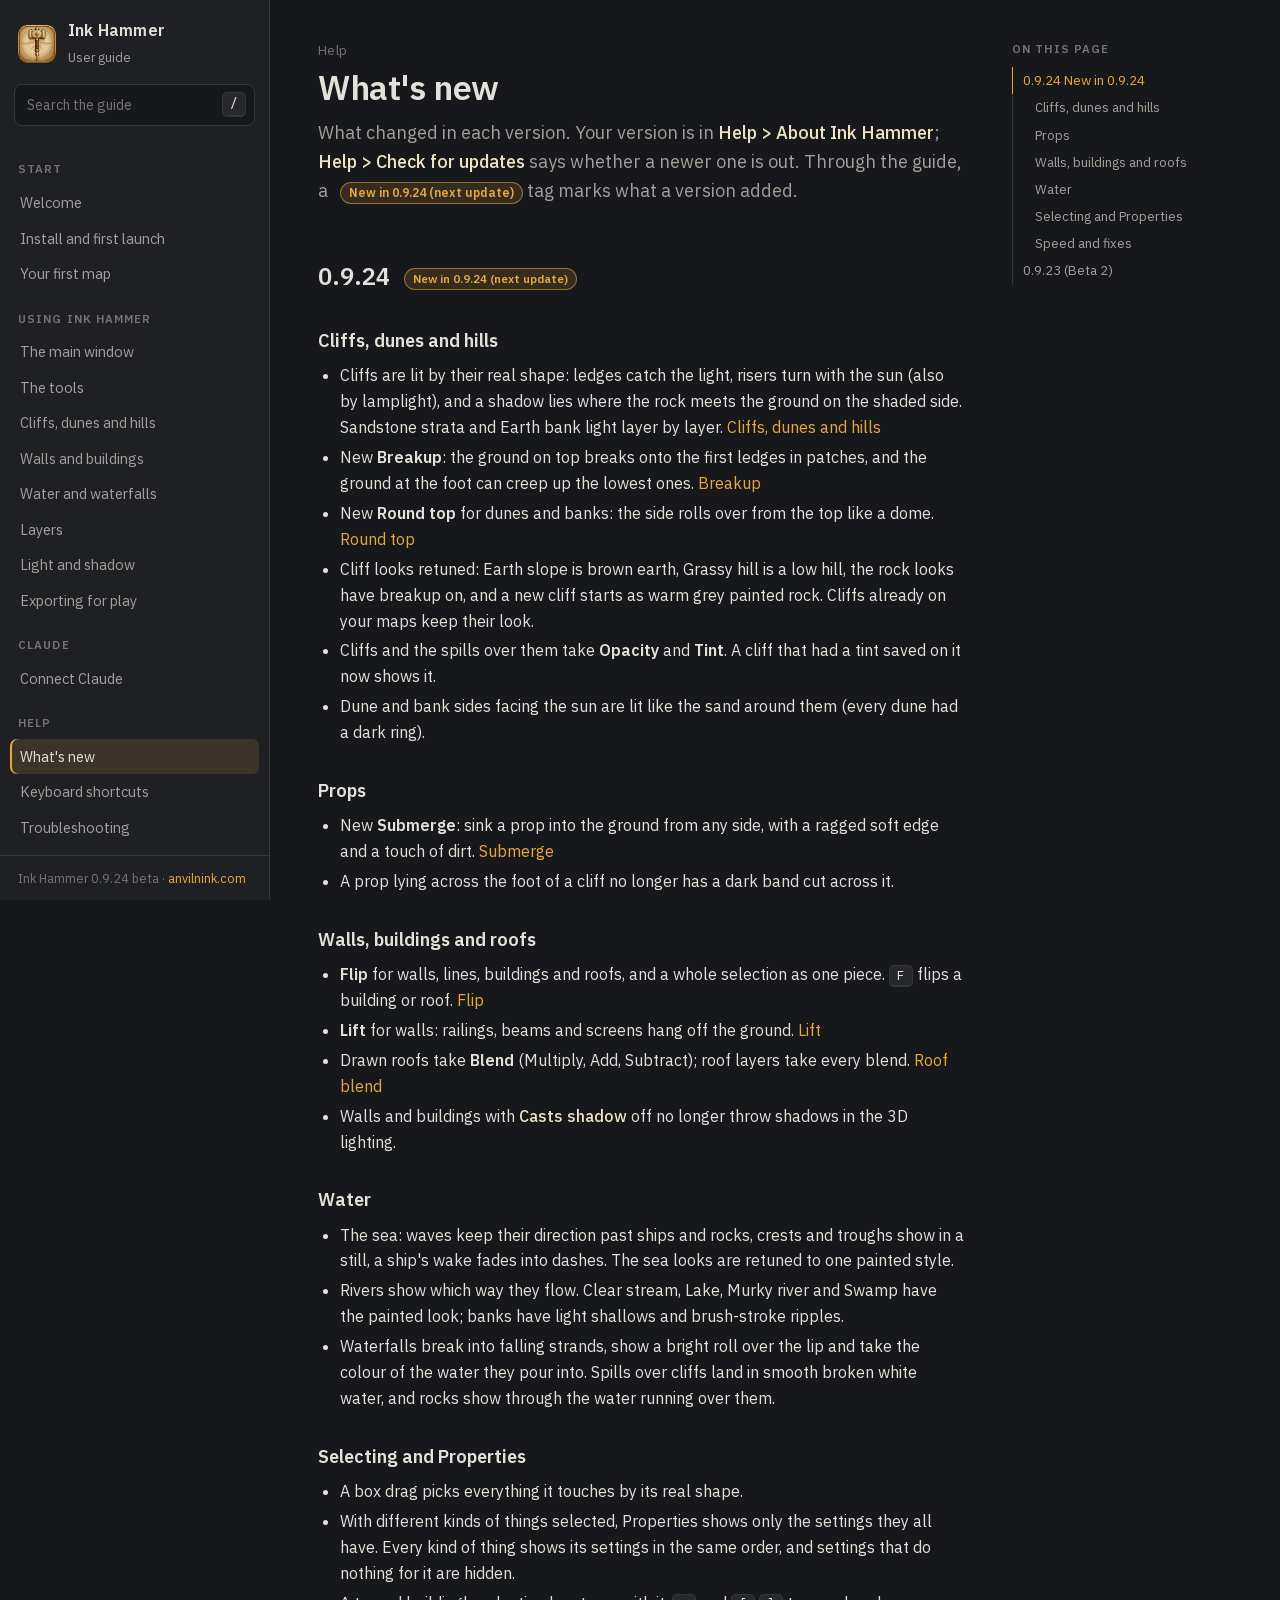
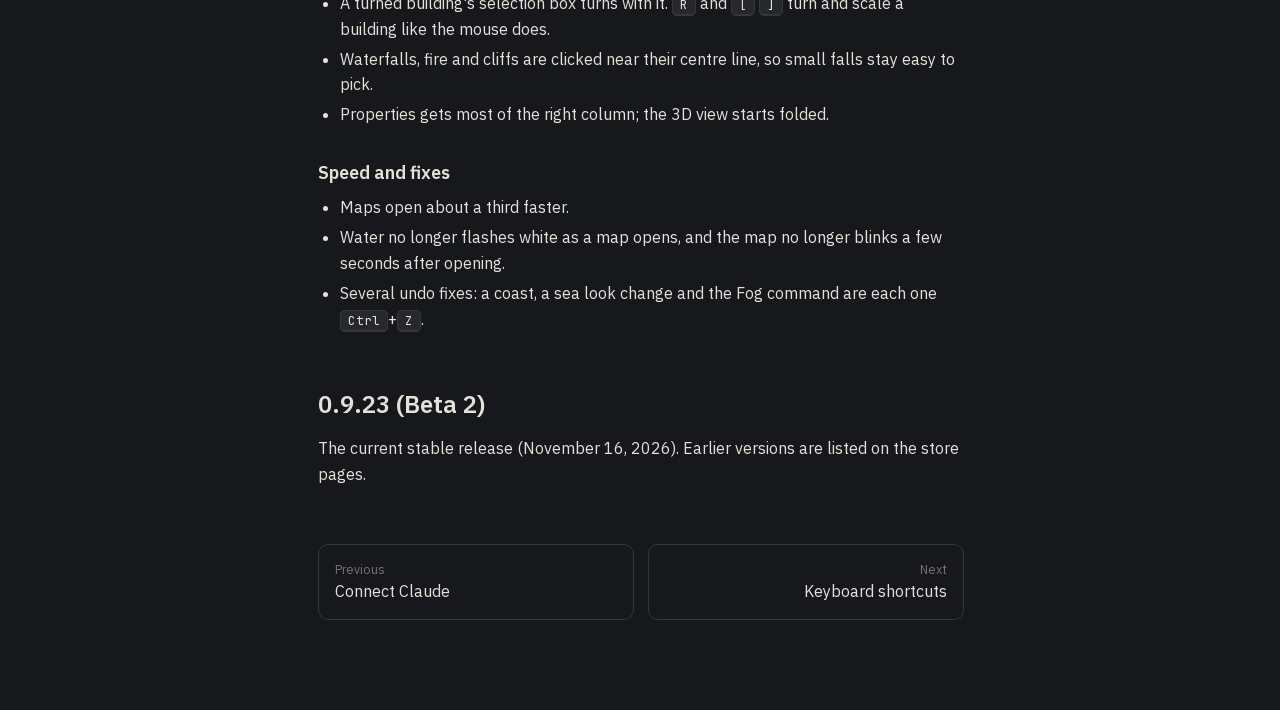
<file: whats-new.html>
<!doctype html>
<html lang="en" class="no-js">
<head>
<meta charset="utf-8">
<meta name="viewport" content="width=device-width, initial-scale=1">
<title>What's new | Ink Hammer guide</title>
<link rel="icon" href="assets/icon.png">
<link rel="stylesheet" href="assets/docs.css">
</head>
<body>
<main class="doc">
<div class="crumb">Help</div>
<h1>What's new</h1>
<p class="lede">What changed in each version. Your version is in <span class="ui">Help &gt; About Ink Hammer</span>; <span class="ui">Help &gt; Check for updates</span> says whether a newer one is out. Through the guide, a <span class="since">New in 0.9.24</span> tag marks what a version added.</p>

<h2 id="v0-9-24">0.9.24 <span class="since">New in 0.9.24</span></h2>

<h3>Cliffs, dunes and hills</h3>
<ul>
  <li>Cliffs are lit by their real shape: ledges catch the light, risers turn with the sun (also by lamplight), and a shadow lies where the rock meets the ground on the shaded side. Sandstone strata and Earth bank light layer by layer. <a href="cliffs.html">Cliffs, dunes and hills</a></li>
  <li>New <b>Breakup</b>: the ground on top breaks onto the first ledges in patches, and the ground at the foot can creep up the lowest ones. <a href="cliffs.html#breakup">Breakup</a></li>
  <li>New <b>Round top</b> for dunes and banks: the side rolls over from the top like a dome. <a href="cliffs.html#round-top">Round top</a></li>
  <li>Cliff looks retuned: Earth slope is brown earth, Grassy hill is a low hill, the rock looks have breakup on, and a new cliff starts as warm grey painted rock. Cliffs already on your maps keep their look.</li>
  <li>Cliffs and the spills over them take <b>Opacity</b> and <b>Tint</b>. A cliff that had a tint saved on it now shows it.</li>
  <li>Dune and bank sides facing the sun are lit like the sand around them (every dune had a dark ring).</li>
</ul>

<h3>Props</h3>
<ul>
  <li>New <b>Submerge</b>: sink a prop into the ground from any side, with a ragged soft edge and a touch of dirt. <a href="cliffs.html#submerge">Submerge</a></li>
  <li>A prop lying across the foot of a cliff no longer has a dark band cut across it.</li>
</ul>

<h3>Walls, buildings and roofs</h3>
<ul>
  <li><b>Flip</b> for walls, lines, buildings and roofs, and a whole selection as one piece. <kbd>F</kbd> flips a building or roof. <a href="walls.html#flip">Flip</a></li>
  <li><b>Lift</b> for walls: railings, beams and screens hang off the ground. <a href="walls.html#lift">Lift</a></li>
  <li>Drawn roofs take <b>Blend</b> (Multiply, Add, Subtract); roof layers take every blend. <a href="walls.html#roof-blend">Roof blend</a></li>
  <li>Walls and buildings with <span class="ui">Casts shadow</span> off no longer throw shadows in the 3D lighting.</li>
</ul>

<h3>Water</h3>
<ul>
  <li>The sea: waves keep their direction past ships and rocks, crests and troughs show in a still, a ship's wake fades into dashes. The sea looks are retuned to one painted style.</li>
  <li>Rivers show which way they flow. Clear stream, Lake, Murky river and Swamp have the painted look; banks have light shallows and brush-stroke ripples.</li>
  <li>Waterfalls break into falling strands, show a bright roll over the lip and take the colour of the water they pour into. Spills over cliffs land in smooth broken white water, and rocks show through the water running over them.</li>
</ul>

<h3>Selecting and Properties</h3>
<ul>
  <li>A box drag picks everything it touches by its real shape.</li>
  <li>With different kinds of things selected, Properties shows only the settings they all have. Every kind of thing shows its settings in the same order, and settings that do nothing for it are hidden.</li>
  <li>A turned building's selection box turns with it. <kbd>R</kbd> and <kbd>[</kbd> <kbd>]</kbd> turn and scale a building like the mouse does.</li>
  <li>Waterfalls, fire and cliffs are clicked near their centre line, so small falls stay easy to pick.</li>
  <li>Properties gets most of the right column; the 3D view starts folded.</li>
</ul>

<h3>Speed and fixes</h3>
<ul>
  <li>Maps open about a third faster.</li>
  <li>Water no longer flashes white as a map opens, and the map no longer blinks a few seconds after opening.</li>
  <li>Several undo fixes: a coast, a sea look change and the Fog command are each one <kbd>Ctrl</kbd>+<kbd>Z</kbd>.</li>
</ul>

<h2 id="v0-9-23">0.9.23 (Beta 2)</h2>
<p>The current stable release (November 16, 2026). Earlier versions are listed on the store pages.</p>
</main>
<script src="assets/search.js"></script>
<script src="assets/docs.js"></script>
</body>
</html>
</file>
<file: assets/docs.css>
/* Ink Hammer user guide. Plain files, no build step: open index.html in any browser. */
@font-face { font-family: "Plex"; src: url("fonts/ibm-plex-sans-latin-400-normal.woff") format("woff"); font-weight: 400; }
@font-face { font-family: "Plex"; src: url("fonts/ibm-plex-sans-latin-500-normal.woff") format("woff"); font-weight: 500; }
@font-face { font-family: "Plex"; src: url("fonts/ibm-plex-sans-latin-600-normal.woff") format("woff"); font-weight: 600; }
@font-face { font-family: "JBMono"; src: url("fonts/jetbrains-mono-latin-400-normal.woff") format("woff"); font-weight: 400; }

:root {
  --bg: #17181b;
  --panel: #1f2024;
  --panel-2: #26282d;
  --line: #34363c;
  --text: #e4e1da;
  --muted: #a3a09a;
  --faint: #75736e;
  --amber: #e8a83e;
  --amber-soft: rgba(232, 168, 62, 0.14);
  --amber-line: rgba(232, 168, 62, 0.55);
  --parch: #efe3c6;
  --ok: #7fbf7a;
  --warn: #e0a14a;
  --bad: #e07a6a;
  --radius: 10px;
  --side: 270px;
  --toc: 220px;
  --mono: "JBMono", ui-monospace, Consolas, monospace;
}

* { box-sizing: border-box; }
html { scroll-padding-top: 76px; }
body {
  margin: 0;
  background: var(--bg);
  color: var(--text);
  font: 16px/1.62 "Plex", "Segoe UI", system-ui, sans-serif;
  -webkit-font-smoothing: antialiased;
}
a { color: var(--amber); text-decoration: none; }
a:hover { text-decoration: underline; }
img { max-width: 100%; display: block; }
::selection { background: var(--amber-line); color: #111; }

/* ---------- frame ---------- */
#side {
  position: fixed; inset: 0 auto 0 0; width: var(--side);
  background: var(--panel); border-right: 1px solid var(--line);
  display: flex; flex-direction: column; z-index: 30;
}
#side .brand { display: flex; gap: 12px; align-items: center; padding: 18px 18px 14px; color: var(--text); }
#side .brand img { width: 38px; height: 38px; border-radius: 9px; }
#side .brand b { display: block; font-weight: 600; letter-spacing: .2px; }
#side .brand span { font-size: 12.5px; color: var(--muted); }
#side .brand:hover { text-decoration: none; }
.search { position: relative; margin: 0 14px 10px; }
.search input {
  width: 100%; padding: 9px 34px 9px 12px; border-radius: 8px;
  background: var(--bg); border: 1px solid var(--line); color: var(--text);
  font: inherit; font-size: 14px; outline: none;
}
.search input:focus { border-color: var(--amber-line); }
.search kbd { position: absolute; right: 9px; top: 8px; }
.results {
  position: absolute; left: 0; right: -240px; top: 44px; z-index: 50;
  background: var(--panel-2); border: 1px solid var(--line); border-radius: 10px;
  box-shadow: 0 18px 50px rgba(0,0,0,.55); max-height: 62vh; overflow: auto; display: none;
}
.results.open { display: block; }
.results a { display: block; padding: 10px 14px; color: var(--text); border-bottom: 1px solid var(--line); }
.results a:last-child { border-bottom: 0; }
.results a:hover, .results a.on { background: var(--amber-soft); text-decoration: none; }
.results a small { display: block; color: var(--muted); font-size: 12.5px; }
.results a em { display: block; color: var(--faint); font-style: normal; font-size: 13px; margin-top: 2px; }
.results mark { background: none; color: var(--amber); }
.results .none { padding: 12px 14px; color: var(--muted); font-size: 14px; }

#nav { overflow: auto; padding: 6px 10px 24px; flex: 1; }
#nav h4 {
  margin: 18px 8px 6px; font-size: 11.5px; font-weight: 600; letter-spacing: 1.1px;
  text-transform: uppercase; color: var(--faint);
}
#nav a {
  display: block; padding: 6px 10px; border-radius: 7px; color: var(--muted); font-size: 14.5px;
}
#nav a:hover { color: var(--text); background: var(--panel-2); text-decoration: none; }
#nav a.on { color: var(--text); background: var(--amber-soft); box-shadow: inset 2px 0 0 var(--amber); }
#side .foot { padding: 12px 18px; border-top: 1px solid var(--line); font-size: 12.5px; color: var(--faint); }

#top {
  display: none; position: sticky; top: 0; z-index: 25; height: 56px;
  background: rgba(23,24,27,.92); backdrop-filter: blur(8px);
  border-bottom: 1px solid var(--line); align-items: center; gap: 12px; padding: 0 14px;
}
#top button { background: none; border: 1px solid var(--line); color: var(--text); border-radius: 8px; padding: 6px 10px; font: inherit; }
#top b { font-weight: 600; }

#page { margin-left: var(--side); display: flex; justify-content: center; gap: 48px; padding: 40px 48px 90px; }
main.doc { width: 100%; max-width: 860px; min-width: 0; }
#toc { width: var(--toc); flex: none; position: sticky; top: 40px; align-self: flex-start; font-size: 13.5px; }
#toc b { display: block; color: var(--faint); font-size: 11.5px; letter-spacing: 1.1px; text-transform: uppercase; margin-bottom: 8px; font-weight: 600; }
#toc a { display: block; color: var(--muted); padding: 3px 0 3px 10px; border-left: 1px solid var(--line); }
#toc a.h3 { padding-left: 22px; font-size: 13px; }
#toc a.on { color: var(--amber); border-left-color: var(--amber); }
#toc a:hover { color: var(--text); text-decoration: none; }

@media (max-width: 1240px) { #toc { display: none; } }
@media (max-width: 900px) {
  #side { transform: translateX(-100%); transition: transform .2s; box-shadow: 0 0 60px rgba(0,0,0,.6); }
  body.nav-open #side { transform: none; }
  #top { display: flex; }
  #page { margin-left: 0; padding: 22px 16px 70px; }
  .results { right: 0; }
}

/* ---------- type ---------- */
.crumb { color: var(--faint); font-size: 13px; margin-bottom: 6px; letter-spacing: .3px; }
h1 { font-size: 34px; line-height: 1.2; margin: 0 0 10px; font-weight: 600; letter-spacing: -.3px; }
.lede { font-size: 18px; color: var(--muted); margin: 0 0 28px; }
h2 { font-size: 24px; margin: 46px 0 12px; font-weight: 600; padding-top: 6px; }
h3 { font-size: 18px; margin: 30px 0 8px; font-weight: 600; }
h2 a.anchor, h3 a.anchor { opacity: 0; margin-left: 8px; color: var(--faint); font-weight: 400; }
h2:hover a.anchor, h3:hover a.anchor { opacity: 1; }
p { margin: 0 0 14px; }
ul, ol { margin: 0 0 16px; padding-left: 22px; }
li { margin: 4px 0; }
code { font-family: var(--mono); font-size: 13.5px; background: var(--panel-2); border: 1px solid var(--line); border-radius: 5px; padding: 1px 6px; }
kbd {
  font-family: var(--mono); font-size: 12.5px; padding: 1px 7px; border-radius: 5px;
  background: var(--panel-2); border: 1px solid var(--line); border-bottom-width: 2px; color: var(--text);
  white-space: nowrap;
}
.ui { color: var(--parch); font-weight: 500; }          /* names of buttons and menus */
.path { font-family: var(--mono); font-size: 13.5px; color: var(--parch); }
hr { border: 0; border-top: 1px solid var(--line); margin: 40px 0; }

pre {
  position: relative; background: #111214; border: 1px solid var(--line); border-radius: var(--radius);
  padding: 14px 16px; overflow: auto; font-family: var(--mono); font-size: 13.5px; line-height: 1.55; margin: 0 0 18px;
}
pre code { background: none; border: 0; padding: 0; }
.copy {
  position: absolute; top: 8px; right: 8px; font: 12px "Plex", sans-serif; color: var(--muted);
  background: var(--panel-2); border: 1px solid var(--line); border-radius: 6px; padding: 3px 9px; cursor: pointer;
}
.copy:hover { color: var(--text); border-color: var(--amber-line); }

.callout { border: 1px solid var(--line); border-left: 3px solid var(--amber); background: var(--panel); border-radius: 8px; padding: 12px 16px; margin: 0 0 18px; }
.callout.warn { border-left-color: var(--bad); }
.callout.tip { border-left-color: var(--ok); }
.callout b:first-child { display: block; margin-bottom: 2px; }
.callout p:last-child { margin: 0; }

table { width: 100%; border-collapse: collapse; margin: 0 0 20px; font-size: 14.5px; }
th, td { text-align: left; padding: 9px 12px; border-bottom: 1px solid var(--line); vertical-align: top; }
th { color: var(--muted); font-weight: 500; font-size: 13px; letter-spacing: .3px; }
tr:hover td { background: rgba(255,255,255,.015); }

/* ---------- pictures ---------- */
figure { margin: 0 0 22px; }
figure.shot img, img.zoom {
  border-radius: var(--radius); border: 1px solid var(--line); cursor: zoom-in; background: #000;
}
figcaption { color: var(--faint); font-size: 13.5px; margin-top: 8px; }
.side-by-side { display: grid; grid-template-columns: minmax(0, 1fr) 260px; gap: 22px; align-items: start; margin-bottom: 22px; }
.side-by-side figure { margin: 0; }
.side-by-side figure img { max-height: 560px; width: 100%; object-fit: cover; object-position: top; }
@media (max-width: 700px) { .side-by-side { grid-template-columns: 1fr; } }

#lightbox {
  position: fixed; inset: 0; z-index: 100; background: rgba(8,8,10,.92); display: none;
  align-items: center; justify-content: center; padding: 30px; cursor: zoom-out;
}
#lightbox.open { display: flex; }
#lightbox img { max-width: 100%; max-height: 100%; border-radius: 8px; box-shadow: 0 20px 80px rgba(0,0,0,.7); }

/* ---------- clickable tour ---------- */
.tour { margin: 0 0 26px; }
.tour-frame { position: relative; border-radius: var(--radius); overflow: hidden; border: 1px solid var(--line); background: #000; }
.tour-frame img { width: 100%; }
.tour-box {
  position: absolute; border: 2px solid var(--amber); border-radius: 6px; background: var(--amber-soft);
  box-shadow: 0 0 0 9999px rgba(0,0,0,.45); pointer-events: none; opacity: 0; transition: all .25s ease;
}
.tour-box.on { opacity: 1; }
.pin {
  position: absolute; width: 26px; height: 26px; margin: -13px 0 0 -13px; border-radius: 50%;
  background: var(--amber); color: #1b1408; font: 600 13px/26px "Plex", sans-serif; text-align: center;
  border: 2px solid #1b1408; cursor: pointer; box-shadow: 0 3px 10px rgba(0,0,0,.5); transition: transform .15s; z-index: 2; padding: 0;
}
.pin:hover, .pin.on { transform: scale(1.18); background: #fff2d6; }
.tour-panel { display: grid; grid-template-columns: 1fr auto; gap: 12px; align-items: center; background: var(--panel); border: 1px solid var(--line); border-radius: var(--radius); padding: 14px 16px; margin-top: 12px; }
.tour-panel h4 { margin: 0 0 4px; font-size: 16px; }
.tour-panel p { margin: 0; color: var(--muted); font-size: 15px; }
.tour-nav { display: flex; gap: 6px; }
.tour-nav button, .btn {
  background: var(--panel-2); color: var(--text); border: 1px solid var(--line); border-radius: 8px;
  padding: 7px 12px; font: inherit; font-size: 14px; cursor: pointer;
}
.tour-nav button:hover, .btn:hover { border-color: var(--amber-line); }
.tour ol.tour-list { display: none; }   /* the text source; shown when JS is off */
.no-js .tour ol.tour-list { display: block; }

/* ---------- tabs ---------- */
.tabs { margin: 0 0 26px; }
.tab-bar { display: flex; flex-wrap: wrap; gap: 6px; margin-bottom: 14px; }
.tab-bar button {
  display: flex; align-items: center; gap: 7px; background: var(--panel); color: var(--muted);
  border: 1px solid var(--line); border-radius: 999px; padding: 6px 13px; font: inherit; font-size: 14px; cursor: pointer;
}
.tab-bar button.on { color: #1b1408; background: var(--amber); border-color: var(--amber); }
.tab-bar button kbd { font-size: 11px; padding: 0 5px; }
.tab-bar button.on kbd { background: rgba(0,0,0,.12); border-color: rgba(0,0,0,.2); color: #1b1408; }
.tab { display: none; }
.tab.on { display: block; animation: fade .2s; }
.no-js .tab { display: block; }
@keyframes fade { from { opacity: 0; transform: translateY(4px); } to { opacity: 1; } }

/* ---------- steps (first map) ---------- */
.steps { counter-reset: step; list-style: none; padding: 0; margin: 0 0 24px; }
.steps > li { position: relative; padding: 4px 0 18px 58px; margin: 0; border-left: 1px dashed var(--line); margin-left: 17px; }
.steps > li:last-child { border-left-color: transparent; }
.steps > li::before {
  counter-increment: step; content: counter(step); position: absolute; left: -18px; top: 0;
  width: 34px; height: 34px; border-radius: 50%; background: var(--panel-2); border: 1px solid var(--line);
  color: var(--amber); font-weight: 600; text-align: center; line-height: 32px;
}
.steps > li.done::before { content: "\2713"; background: var(--amber); color: #1b1408; border-color: var(--amber); }
.steps > li > h3 { margin-top: 2px; display: flex; align-items: center; gap: 10px; }
.steps label.check { margin-left: auto; font-size: 13px; color: var(--faint); font-weight: 400; cursor: pointer; user-select: none; }
.steps label.check input { accent-color: var(--amber); }
.progress { height: 6px; border-radius: 99px; background: var(--panel-2); overflow: hidden; margin: 0 0 26px; }
.progress span { display: block; height: 100%; width: 0; background: var(--amber); transition: width .3s; }

/* ---------- cards (home) ---------- */
.hero { position: relative; border-radius: 14px; overflow: hidden; border: 1px solid var(--line); margin: 0 0 30px; }
.hero img { width: 100%; }
.hero .over {
  position: absolute; inset: auto 0 0 0; padding: 60px 26px 22px;
  background: linear-gradient(transparent, rgba(10,10,12,.92));
}
.hero .over h1 { margin: 0 0 6px; }
.hero .over p { margin: 0; color: var(--muted); max-width: 620px; }
.cards { display: grid; grid-template-columns: repeat(auto-fill, minmax(240px, 1fr)); gap: 14px; margin: 0 0 30px; }
.card {
  display: block; background: var(--panel); border: 1px solid var(--line); border-radius: var(--radius);
  padding: 16px 18px; color: var(--text); transition: border-color .15s, transform .15s;
}
.card:hover { border-color: var(--amber-line); transform: translateY(-2px); text-decoration: none; }
.card b { display: block; margin-bottom: 3px; }
.card span { color: var(--muted); font-size: 14.5px; }
.card .n { color: var(--amber); font-size: 12px; letter-spacing: 1px; text-transform: uppercase; display: block; margin-bottom: 6px; }

/* ---------- FAQ ---------- */
details { background: var(--panel); border: 1px solid var(--line); border-radius: var(--radius); margin: 0 0 10px; }
details summary { cursor: pointer; padding: 12px 16px; font-weight: 500; list-style: none; display: flex; gap: 10px; align-items: center; }
details summary::-webkit-details-marker { display: none; }
details summary::before { content: "+"; color: var(--amber); font-weight: 600; width: 14px; }
details[open] summary::before { content: "\2212"; }
details > div { padding: 0 16px 6px 40px; color: var(--muted); }
details > div p, details > div li { color: var(--text); }

/* ---------- filter box (shortcuts) ---------- */
.filter { width: 100%; padding: 10px 14px; border-radius: 9px; background: var(--panel); border: 1px solid var(--line); color: var(--text); font: inherit; margin: 0 0 16px; outline: none; }
.filter:focus { border-color: var(--amber-line); }

/* ---------- prev / next ---------- */
.pager { display: grid; grid-template-columns: 1fr 1fr; gap: 14px; margin-top: 56px; }
.pager a { display: block; padding: 14px 16px; border: 1px solid var(--line); border-radius: var(--radius); color: var(--text); }
.pager a:hover { border-color: var(--amber-line); text-decoration: none; }
.pager a small { display: block; color: var(--faint); font-size: 12.5px; }
.pager a.next { text-align: right; grid-column: 2; }

/* ---------- small diagram ---------- */
.stack { display: grid; gap: 6px; max-width: 420px; margin: 0 0 18px; }
.stack div { border: 1px solid var(--line); border-radius: 7px; padding: 7px 12px; background: var(--panel); display: flex; justify-content: space-between; font-size: 14.5px; }
.stack div.lamp { border-color: var(--amber-line); background: var(--amber-soft); }
.stack div em { font-style: normal; font-size: 13px; color: var(--muted); }
.stack div.lit em { color: var(--ok); }
.stack div.dark em { color: var(--faint); }

/* shown only in the Help window inside Ink Hammer (help_export.py) */
.app-only { display: none; }

/* "New in 0.9.24" tags (docs.js marks ones not released yet) */
.since { display: inline-block; font-size: 12px; font-weight: 600; line-height: 1; padding: 4px 8px; margin: 0 0 0 8px;
  border-radius: 999px; background: rgba(127, 191, 122, 0.14); color: var(--ok); border: 1px solid rgba(127, 191, 122, 0.45); vertical-align: middle; }
.since.soon { background: var(--amber-soft); color: var(--amber); border-color: var(--amber-line); }
h2 .since, h3 .since { font-size: 11.5px; }

/* picture galleries (looks, styles) and off / on pairs */
.gallery { display: grid; grid-template-columns: repeat(auto-fill, minmax(220px, 1fr)); gap: 14px; margin: 18px 0 28px; }
.gallery figure, .pair figure { margin: 0; background: var(--panel); border: 1px solid var(--line); border-radius: var(--radius); overflow: hidden; }
.gallery img, .pair img { display: block; width: 100%; height: auto; cursor: zoom-in; }
.gallery figcaption, .pair figcaption { padding: 8px 12px; font-size: 14px; color: var(--muted); }
.gallery figcaption b, .pair figcaption b { color: var(--text); font-weight: 600; }
.pair { display: grid; grid-template-columns: 1fr 1fr; gap: 14px; margin: 16px 0 28px; }
@media (max-width: 640px) { .pair { grid-template-columns: 1fr; } }
</file>
